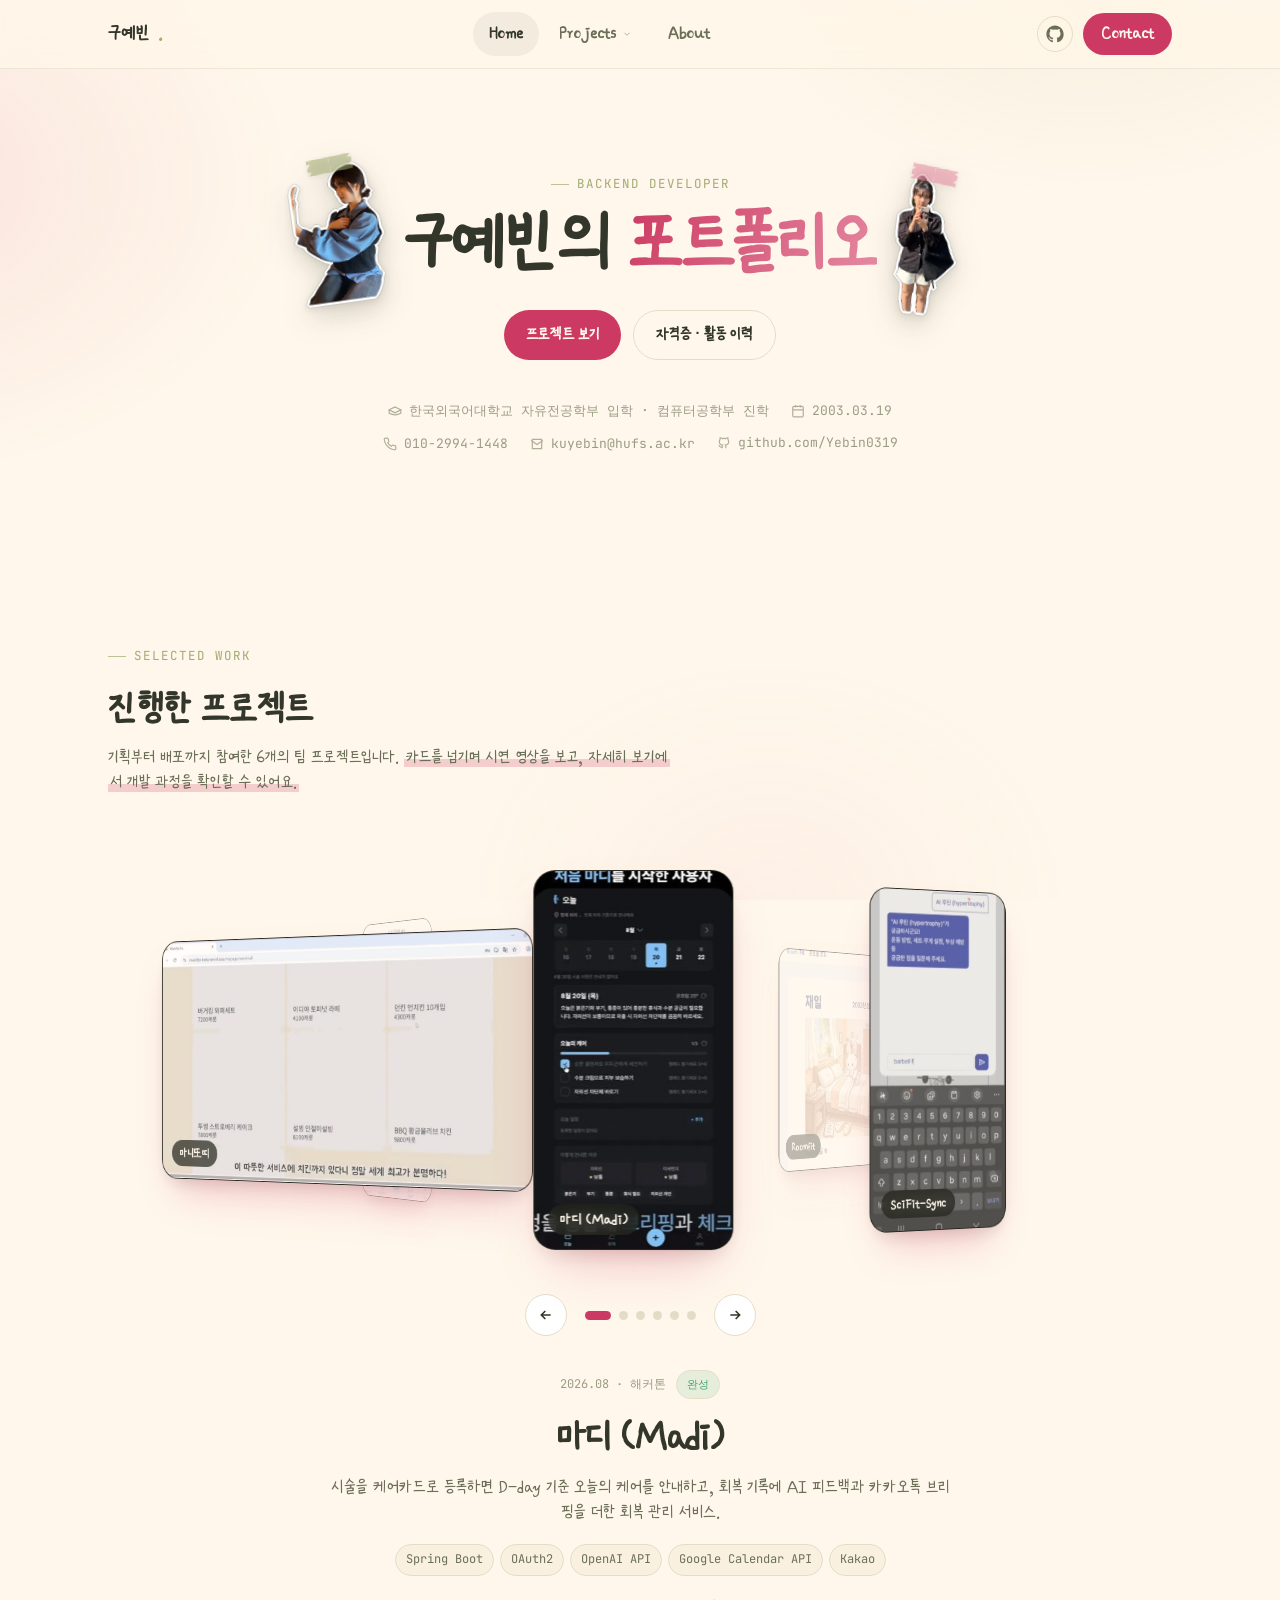
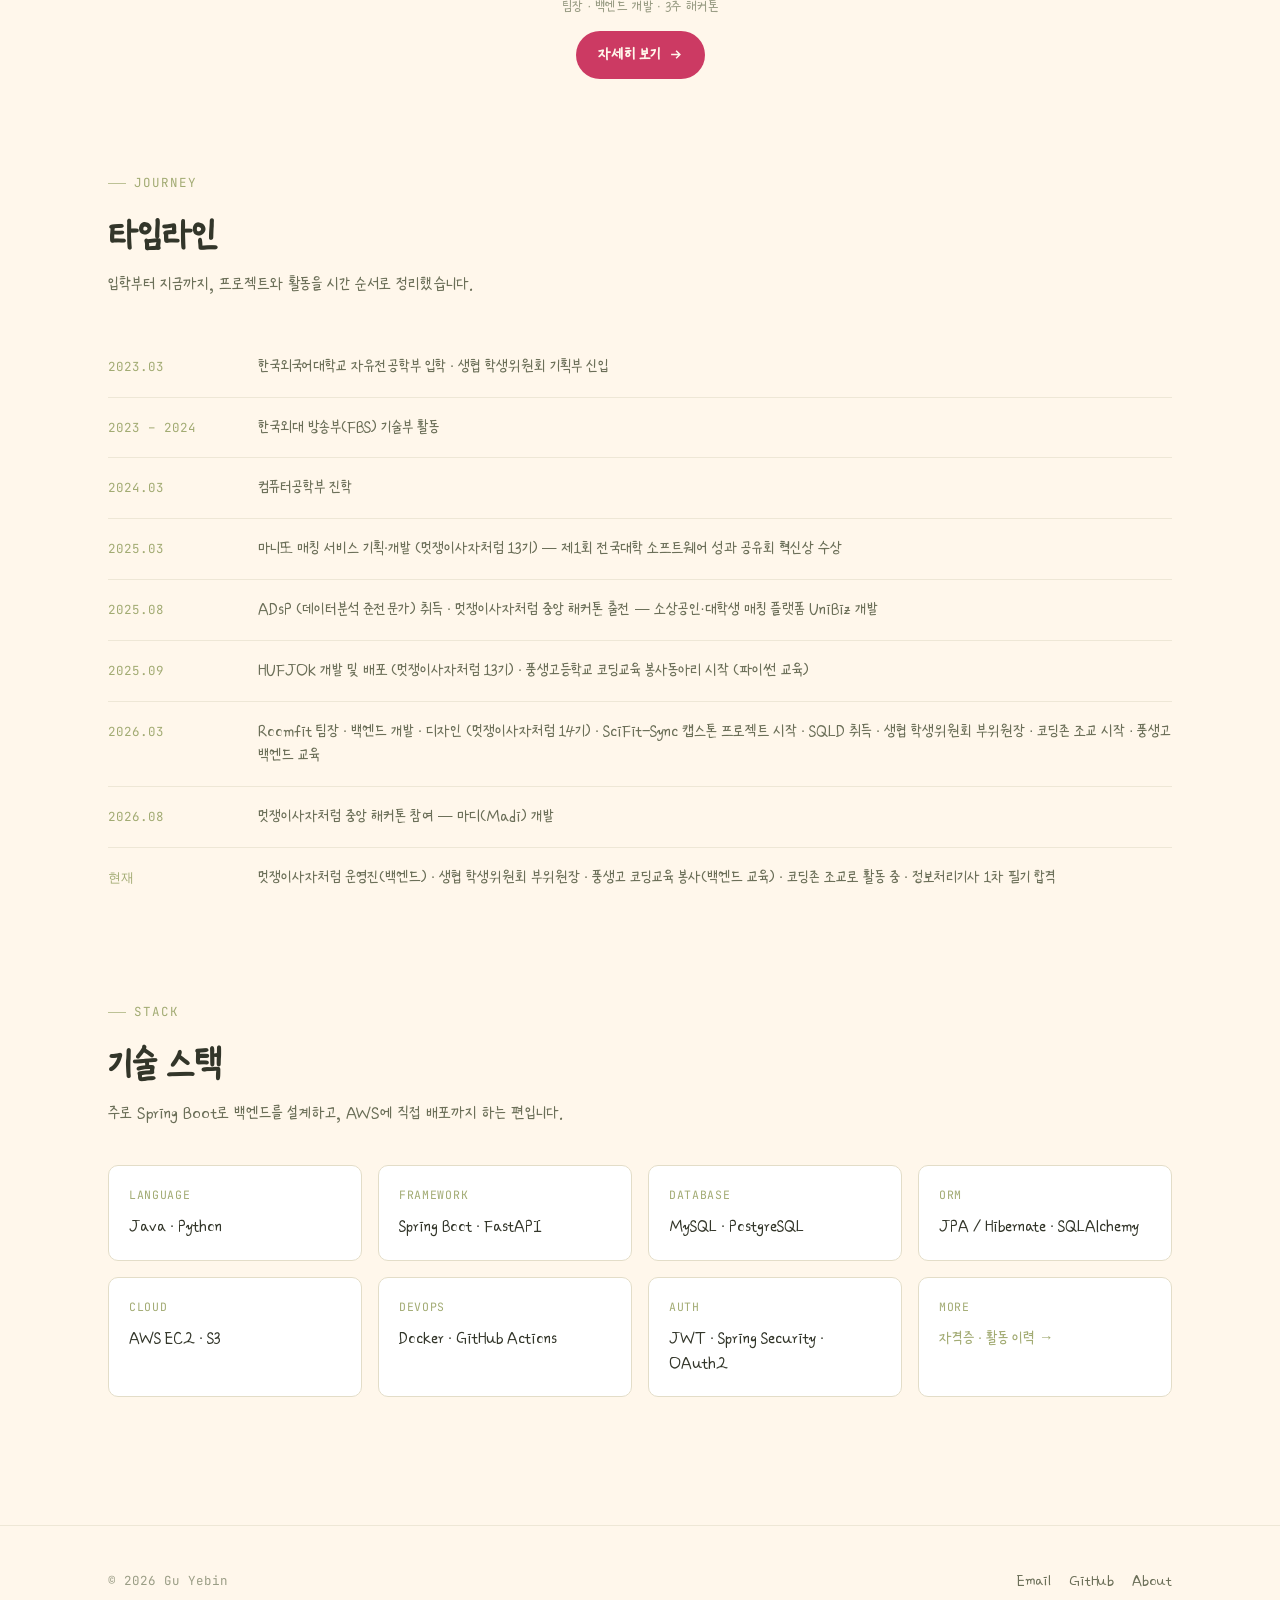
<file: index.html>
<!DOCTYPE html>
<html lang="ko">
<head>
<meta charset="UTF-8">
<meta name="viewport" content="width=device-width, initial-scale=1.0">
<title>구예빈의 포트폴리오</title>
<meta name="description" content="한국외국어대학교 컴퓨터공학부 구예빈의 백엔드 개발 포트폴리오입니다.">
<link rel="stylesheet" href="style.css?v=20261026y">
</head>
<body>

<nav class="navbar">
  <div class="nav-inner">
    <a href="index.html" class="nav-logo">구예빈<span class="dot">.</span></a>
    <div class="nav-menu">
      <div class="nav-item"><a href="index.html" class="nav-link active" data-page="index.html">Home</a></div>
      <div class="nav-item has-dropdown">
        <a href="#projects" class="nav-link">
          Projects
          <svg class="caret" viewBox="0 0 24 24" fill="none" stroke="currentColor" stroke-width="2"><polyline points="6 9 12 15 18 9"/></svg>
        </a>
        <div class="dropdown">
          <a href="projects/madi.html" class="dropdown-link">
            <div class="dropdown-badge">Ma</div>
            <div class="dropdown-text"><div class="t">마디 (Madi)</div><div class="d">시술 후 회복 관리 서비스</div></div>
          </a>
                    <a href="projects/scifit-sync.html" class="dropdown-link">
            <div class="dropdown-badge">Sf</div>
            <div class="dropdown-text"><div class="t">SciFit-Sync</div><div class="d">RAG 기반 맞춤 운동 루틴 앱</div></div>
          </a>
          <a href="projects/roomfit.html" class="dropdown-link">
            <div class="dropdown-badge">Rf</div>
            <div class="dropdown-text"><div class="t">Roomfit</div><div class="d">룸메이트 매칭 서비스</div></div>
          </a>
          <a href="projects/hufjok.html" class="dropdown-link">
            <div class="dropdown-badge">Hj</div>
            <div class="dropdown-text"><div class="t">HUFJOK</div><div class="d">외대생 전용 시험자료 공유 플랫폼</div></div>
          </a>
          <a href="projects/unibiz.html" class="dropdown-link">
            <div class="dropdown-badge">Ub</div>
            <div class="dropdown-text"><div class="t">UniBiz</div><div class="d">소상공인·대학생 매칭 플랫폼</div></div>
          </a>
          <a href="projects/manitotti.html" class="dropdown-link">
            <div class="dropdown-badge">Mn</div>
            <div class="dropdown-text"><div class="t">마니또띠</div><div class="d">마니또 매칭 서비스</div></div>
          </a>
        </div>
      </div>
      <div class="nav-item"><a href="about.html" class="nav-link" data-page="about.html">About</a></div>
    </div>
    <div class="nav-cta">
      <a href="https://github.com/Yebin0319" target="_blank" rel="noopener" class="icon-btn gh-desktop" aria-label="GitHub">
        <svg width="18" height="18" viewBox="0 0 24 24" fill="currentColor"><path d="M12 .5C5.73.5.5 5.73.5 12c0 5.08 3.29 9.39 7.86 10.91.57.1.78-.25.78-.55 0-.27-.01-1.17-.02-2.12-3.2.7-3.88-1.36-3.88-1.36-.52-1.34-1.28-1.7-1.28-1.7-1.05-.72.08-.7.08-.7 1.16.08 1.77 1.19 1.77 1.19 1.03 1.77 2.7 1.26 3.36.96.1-.75.4-1.26.73-1.55-2.56-.29-5.26-1.28-5.26-5.7 0-1.26.45-2.29 1.19-3.09-.12-.29-.52-1.46.11-3.05 0 0 .97-.31 3.18 1.18a11.05 11.05 0 0 1 5.79 0c2.2-1.49 3.17-1.18 3.17-1.18.64 1.59.24 2.76.12 3.05.74.8 1.18 1.83 1.18 3.09 0 4.43-2.7 5.4-5.28 5.69.42.36.78 1.07.78 2.17 0 1.57-.01 2.83-.01 3.22 0 .3.2.66.79.55A10.53 10.53 0 0 0 23.5 12C23.5 5.73 18.27.5 12 .5Z"/></svg>
      </a>
      <a href="https://mail.google.com/mail/?view=cm&fs=1&to=kuyebin@hufs.ac.kr" target="_blank" rel="noopener" class="btn btn-primary" style="padding:9px 18px;">Contact</a>
      <button class="nav-toggle" aria-label="메뉴 열기">
        <svg viewBox="0 0 24 24" fill="none" stroke="currentColor" stroke-width="2"><line x1="4" y1="7" x2="20" y2="7"/><line x1="4" y1="12" x2="20" y2="12"/><line x1="4" y1="17" x2="20" y2="17"/></svg>
      </button>
    </div>
  </div>
  <div class="mobile-menu">
    <a href="index.html">Home</a>
    <a href="#projects">Projects</a>
    <div class="mm-sub">
      <a href="projects/madi.html">→ 마디 (Madi)</a>
            <a href="projects/scifit-sync.html">→ SciFit-Sync</a>
      <a href="projects/roomfit.html">→ Roomfit</a>
      <a href="projects/hufjok.html">→ HUFJOK</a>
      <a href="projects/unibiz.html">→ UniBiz</a>
      <a href="projects/manitotti.html">→ 마니또띠</a>
    </div>
    <a href="about.html">About</a>
  </div>
</nav>

<header class="hero">
  <div class="container hero-inner hero-solo">
    <div class="hero-text">
      <div class="eyebrow">Backend Developer</div>
      <h1 class="hero-title"><span class="ht"><figure class="sticker sticker-left" aria-hidden="true"><span class="tape"></span><img src="assets/img/stickers/me-phone.webp" alt="" width="518" height="796"></figure>구예빈의</span> <span class="ht"><span class="grad-text">포트폴리오</span><figure class="sticker sticker-right" aria-hidden="true"><span class="tape tape-pink"></span><img src="assets/img/stickers/me-walk.webp" alt="" width="366" height="794"></figure></span></h1>
      <div class="hero-actions">
        <a href="#projects" class="btn btn-primary">프로젝트 보기</a>
        <a href="about.html" class="btn btn-ghost">자격증 · 활동 이력</a>
      </div>
      <div class="hero-meta">
        <span><svg viewBox="0 0 24 24" fill="none" stroke="currentColor" stroke-width="2"><path d="M22 10v6M2 10l10-5 10 5-10 5-10-5Zm0 0v6c3.33 1.67 6.67 2.5 10 2.5s6.67-.83 10-2.5v-6"/></svg>한국외국어대학교 자유전공학부 입학 · 컴퓨터공학부 진학</span>
        <span><svg viewBox="0 0 24 24" fill="none" stroke="currentColor" stroke-width="2"><rect x="3" y="4" width="18" height="18" rx="2"/><path d="M16 2v4M8 2v4M3 10h18"/></svg>2003.03.19</span>
        <span><svg viewBox="0 0 24 24" fill="none" stroke="currentColor" stroke-width="2"><path d="M22 16.92v3a2 2 0 0 1-2.18 2 19.79 19.79 0 0 1-8.63-3.07 19.5 19.5 0 0 1-6-6 19.79 19.79 0 0 1-3.07-8.67A2 2 0 0 1 4.11 2h3a2 2 0 0 1 2 1.72c.13.96.36 1.9.7 2.81a2 2 0 0 1-.45 2.11L8.09 9.91a16 16 0 0 0 6 6l1.27-1.27a2 2 0 0 1 2.11-.45c.9.34 1.85.57 2.81.7A2 2 0 0 1 22 16.92Z"/></svg>010-2994-1448</span>
        <span><svg viewBox="0 0 24 24" fill="none" stroke="currentColor" stroke-width="2"><path d="M4 4h16v16H4z"/><path d="m22 6-10 7L2 6"/></svg>kuyebin@hufs.ac.kr</span>
        <a href="https://github.com/Yebin0319" target="_blank" rel="noopener"><span><svg viewBox="0 0 24 24" fill="none" stroke="currentColor" stroke-width="2"><path d="M9 19c-4.3 1.4-4.3-2.5-6-3m12 5v-3.5c0-1 .1-1.4-.5-2 2.8-.3 5.5-1.4 5.5-6a4.6 4.6 0 0 0-1.3-3.2 4.2 4.2 0 0 0-.1-3.2s-1.1-.3-3.5 1.3a12.3 12.3 0 0 0-6.2 0C6.5 2.8 5.4 3.1 5.4 3.1a4.2 4.2 0 0 0-.1 3.2A4.6 4.6 0 0 0 4 9.5c0 4.6 2.7 5.7 5.5 6-.6.6-.6 1.2-.5 2V21"/></svg>github.com/Yebin0319</span></a>
      </div>
    </div>
  </div>
</header>

<section class="section" id="projects">
  <div class="container">
    <div class="section-head reveal">
      <div>
        <div class="eyebrow">Selected Work</div>
        <h2>진행한 프로젝트</h2>
        <p class="sub">기획부터 배포까지 참여한 6개의 팀 프로젝트입니다. <span class="wavy-hl">카드를 넘기며 시연 영상을 보고, 자세히 보기에서 개발 과정을 확인할 수 있어요.</span></p>
      </div>
    </div>
  </div>

  <div class="ring reveal" data-ring>
    <div class="ring-stage" tabindex="0" role="group" aria-roledescription="carousel" aria-label="프로젝트 시연 영상 · 좌우 방향키로 넘기기">
      <figure class="ring-card" style="--ar:0.5252;--vw:384.384%;--vh:113.565%;--vx:-142.042%;--vy:-7.256%">
        <video src="assets/videos/madi.mp4" poster="assets/img/posters/madi.jpg" muted loop playsinline preload="metadata" aria-label="마디 시연 영상"></video>
        <figcaption>마디 (Madi)</figcaption>
      </figure>
      <figure class="ring-card" style="--ar:0.4751;--vw:383.234%;--vh:102.418%;--vx:-141.617%;--vy:0.000%">
        <video src="assets/videos/scifit-sync.mp4" poster="assets/img/posters/scifit-sync.jpg" muted loop playsinline preload="metadata" aria-label="SciFit-Sync 시연 영상"></video>
        <figcaption>SciFit-Sync</figcaption>
      </figure>
      <figure class="ring-card" style="--ar:1.7781;--vw:100.000%;--vh:120.093%;--vx:0.000%;--vy:-10.008%">
        <video src="assets/videos/roomfit.mp4" poster="assets/img/posters/roomfit.jpg" muted loop playsinline preload="metadata" aria-label="Roomfit 시연 영상"></video>
        <figcaption>Roomfit</figcaption>
      </figure>
      <figure class="ring-card" style="--ar:1.7780;--vw:118.409%;--vh:100.000%;--vx:-9.251%;--vy:0.000%">
        <video src="assets/videos/hufjok.mp4" poster="assets/img/posters/hufjok.jpg" muted loop playsinline preload="metadata" aria-label="HUFJOK 시연 영상"></video>
        <figcaption>HUFJOK</figcaption>
      </figure>
      <figure class="ring-card" style="--ar:0.4583;--vw:484.848%;--vh:125.000%;--vx:-192.424%;--vy:-12.500%">
        <video src="assets/videos/unibiz.mp4" poster="assets/img/posters/unibiz.jpg" muted loop playsinline preload="metadata" aria-label="UniBiz 시연 영상"></video>
        <figcaption>UniBiz</figcaption>
      </figure>
      <figure class="ring-card" style="--ar:1.7779;--vw:105.873%;--vh:105.882%;--vx:-2.895%;--vy:-2.941%">
        <video src="assets/videos/manitotti.mp4" poster="assets/img/posters/manitotti.jpg" muted loop playsinline preload="metadata" aria-label="마니또띠 시연 영상"></video>
        <figcaption>마니또띠</figcaption>
      </figure>
    </div>

    <div class="ring-controls">
      <button type="button" class="ring-btn" data-ring-prev aria-label="이전 프로젝트">
        <svg viewBox="0 0 24 24" fill="none" stroke="currentColor" stroke-width="2.4"><path d="M19 12H5M11 6l-6 6 6 6"/></svg>
      </button>
      <div class="ring-dots" role="tablist" aria-label="프로젝트 선택"></div>
      <button type="button" class="ring-btn" data-ring-next aria-label="다음 프로젝트">
        <svg viewBox="0 0 24 24" fill="none" stroke="currentColor" stroke-width="2.4"><path d="M5 12h14M13 6l6 6-6 6"/></svg>
      </button>
    </div>

    <div class="ring-info container" aria-live="polite">
      <article class="ring-panel">
        <div class="rp-meta"><span class="pc-period">2026.08 · 해커톤</span><span class="status-badge">완성</span></div>
        <h3 class="rp-title">마디 (Madi)</h3>
        <p class="rp-desc">시술을 케어카드로 등록하면 D-day 기준 오늘의 케어를 안내하고, 회복 기록에 AI 피드백과 카카오톡 브리핑을 더한 회복 관리 서비스.</p>
        <div class="pc-tags"><span class="tag">Spring Boot</span><span class="tag">OAuth2</span><span class="tag">OpenAI API</span><span class="tag">Google Calendar API</span><span class="tag">Kakao</span></div>
        <div class="rp-foot">
          <span class="pc-role">팀장 · 백엔드 개발 · 3주 해커톤</span>
          <a href="projects/madi.html" class="btn btn-primary">자세히 보기 <svg viewBox="0 0 24 24" fill="none" stroke="currentColor" stroke-width="2.4"><path d="M5 12h14M13 6l6 6-6 6"/></svg></a>
        </div>
      </article>

      <article class="ring-panel">
        <div class="rp-meta"><span class="pc-period">2026.03 – 06 · 캡스톤</span><span class="status-badge">완성</span></div>
        <h3 class="rp-title">SciFit-Sync</h3>
        <p class="rp-desc">스포츠 과학 논문을 RAG 파이프라인으로 분석해, 신체 정보·운동 목표·보유 기구에 맞는 근거 기반 운동 루틴을 자동 생성하는 앱.</p>
        <div class="pc-tags"><span class="tag">FastAPI</span><span class="tag">PostgreSQL</span><span class="tag">React Native</span><span class="tag">JWT</span></div>
        <div class="rp-foot">
          <span class="pc-role">백엔드 개발 · 앱 화면 구현</span>
          <a href="projects/scifit-sync.html" class="btn btn-primary">자세히 보기 <svg viewBox="0 0 24 24" fill="none" stroke="currentColor" stroke-width="2.4"><path d="M5 12h14M13 6l6 6-6 6"/></svg></a>
        </div>
      </article>

      <article class="ring-panel">
        <div class="rp-meta"><span class="pc-period">2026.03 – 07</span><span class="status-badge">완성</span></div>
        <h3 class="rp-title">Roomfit</h3>
        <p class="rp-desc">12가지 라이프스타일 항목을 온보딩으로 수집해 15가지 유형으로 분류하고, Gemini API로 우선순위를 반영한 룸메이트를 추천하는 매칭 서비스.</p>
        <div class="pc-tags"><span class="tag">Spring Boot</span><span class="tag">Gemini API</span><span class="tag">AWS EC2</span><span class="tag">JWT</span></div>
        <div class="rp-foot">
          <span class="pc-role">팀장 · 백엔드 개발 · 디자인</span>
          <a href="projects/roomfit.html" class="btn btn-primary">자세히 보기 <svg viewBox="0 0 24 24" fill="none" stroke="currentColor" stroke-width="2.4"><path d="M5 12h14M13 6l6 6-6 6"/></svg></a>
        </div>
      </article>

      <article class="ring-panel">
        <div class="rp-meta"><span class="pc-period">2025.09 – 12</span><span class="status-badge">완성</span></div>
        <h3 class="rp-title">HUFJOK</h3>
        <p class="rp-desc">@hufs.ac.kr 이메일 인증으로 외대생만 접근할 수 있는 시험자료 공유 플랫폼. 자료를 올리면 포인트를 받고, 포인트로 다른 자료를 구매하는 구조.</p>
        <div class="pc-tags"><span class="tag">Spring Boot</span><span class="tag">Google OAuth2</span><span class="tag">AWS EC2</span></div>
        <div class="rp-foot">
          <span class="pc-role">백엔드 개발</span>
          <a href="projects/hufjok.html" class="btn btn-primary">자세히 보기 <svg viewBox="0 0 24 24" fill="none" stroke="currentColor" stroke-width="2.4"><path d="M5 12h14M13 6l6 6-6 6"/></svg></a>
        </div>
      </article>

      <article class="ring-panel">
        <div class="rp-meta"><span class="pc-period">2025.08 · 해커톤</span><span class="status-badge">완성</span></div>
        <h3 class="rp-title">UniBiz</h3>
        <p class="rp-desc">SNS 홍보가 어려운 동네 소상공인과 실무 경험이 필요한 대학생을 연결하는 마케팅 매칭 플랫폼. 학생은 포트폴리오를 올리고, 가게는 프로젝트 의뢰서로 홍보 일을 맡깁니다.</p>
        <div class="pc-tags"><span class="tag">Spring Boot</span><span class="tag">Spring Security</span><span class="tag">OAuth2</span><span class="tag">JWT</span><span class="tag">MySQL</span></div>
        <div class="rp-foot">
          <span class="pc-role">백엔드 개발 · 멋쟁이사자처럼 중앙 해커톤</span>
          <a href="projects/unibiz.html" class="btn btn-primary">자세히 보기 <svg viewBox="0 0 24 24" fill="none" stroke="currentColor" stroke-width="2.4"><path d="M5 12h14M13 6l6 6-6 6"/></svg></a>
        </div>
      </article>

      <article class="ring-panel">
        <div class="rp-meta"><span class="pc-period">2025.03 – 06</span><span class="status-badge">완성</span></div>
        <h3 class="rp-title">마니또띠</h3>
        <p class="rp-desc">그룹을 만들고 무작위 알고리즘으로 마니또를 배정한 뒤, 익명 게시글과 방명록으로 마무리하는 마니또 매칭 서비스.</p>
        <div class="pc-tags"><span class="tag">Spring Boot</span><span class="tag">JWT</span><span class="tag">MySQL</span></div>
        <div class="rp-foot">
          <span class="pc-role">백엔드 개발</span>
          <a href="projects/manitotti.html" class="btn btn-primary">자세히 보기 <svg viewBox="0 0 24 24" fill="none" stroke="currentColor" stroke-width="2.4"><path d="M5 12h14M13 6l6 6-6 6"/></svg></a>
        </div>
      </article>
    </div>
  </div>
</section>

<section class="section" style="padding-top:0;">
  <div class="container">
    <div class="section-head reveal">
      <div>
        <div class="eyebrow">Journey</div>
        <h2>타임라인</h2>
        <p class="sub">입학부터 지금까지, 프로젝트와 활동을 시간 순서로 정리했습니다.</p>
      </div>
    </div>
    <div class="timeline-mini reveal">
      <div class="tl-row"><div class="period">2023.03</div><div class="content">한국외국어대학교 자유전공학부 입학 · 생협 학생위원회 기획부 신입</div></div>
      <div class="tl-row"><div class="period">2023 – 2024</div><div class="content">한국외대 방송부(FBS) 기술부 활동</div></div>
      <div class="tl-row"><div class="period">2024.03</div><div class="content">컴퓨터공학부 진학</div></div>
      <div class="tl-row"><div class="period">2025.03</div><div class="content">마니또 매칭 서비스 기획·개발 (멋쟁이사자처럼 13기) — 제1회 전국대학 소프트웨어 성과 공유회 혁신상 수상</div></div>
      <div class="tl-row"><div class="period">2025.08</div><div class="content">ADsP (데이터분석 준전문가) 취득 · 멋쟁이사자처럼 중앙 해커톤 출전 — 소상공인·대학생 매칭 플랫폼 UniBiz 개발</div></div>
      <div class="tl-row"><div class="period">2025.09</div><div class="content">HUFJOK 개발 및 배포 (멋쟁이사자처럼 13기) · 풍생고등학교 코딩교육 봉사동아리 시작 (파이썬 교육)</div></div>
      <div class="tl-row"><div class="period">2026.03</div><div class="content">Roomfit 팀장 · 백엔드 개발 · 디자인 (멋쟁이사자처럼 14기) · SciFit-Sync 캡스톤 프로젝트 시작 · SQLD 취득 · 생협 학생위원회 부위원장 · 코딩존 조교 시작 · 풍생고 백엔드 교육</div></div>
      <div class="tl-row"><div class="period">2026.08</div><div class="content">멋쟁이사자처럼 중앙 해커톤 참여 — 마디(Madi) 개발</div></div>
      <div class="tl-row"><div class="period">현재</div><div class="content">멋쟁이사자처럼 운영진(백엔드) · 생협 학생위원회 부위원장 · 풍생고 코딩교육 봉사(백엔드 교육) · 코딩존 조교로 활동 중 · 정보처리기사 1차 필기 합격</div></div>
    </div>
  </div>
</section>

<section class="section" style="padding-top:0;">
  <div class="container">
    <div class="section-head reveal">
      <div>
        <div class="eyebrow">Stack</div>
        <h2>기술 스택</h2>
        <p class="sub">주로 Spring Boot로 백엔드를 설계하고, AWS에 직접 배포까지 하는 편입니다.</p>
      </div>
    </div>
    <div class="skills-grid">
      <div class="skill-card reveal"><span class="k">Language</span><div class="v">Java · Python</div></div>
      <div class="skill-card reveal"><span class="k">Framework</span><div class="v">Spring Boot · FastAPI</div></div>
      <div class="skill-card reveal"><span class="k">Database</span><div class="v">MySQL · PostgreSQL</div></div>
      <div class="skill-card reveal"><span class="k">ORM</span><div class="v">JPA / Hibernate · SQLAlchemy</div></div>
      <div class="skill-card reveal"><span class="k">Cloud</span><div class="v">AWS EC2 · S3</div></div>
      <div class="skill-card reveal"><span class="k">DevOps</span><div class="v">Docker · GitHub Actions</div></div>
      <div class="skill-card reveal"><span class="k">Auth</span><div class="v">JWT · Spring Security · OAuth2</div></div>
      <div class="skill-card reveal"><span class="k">More</span><div class="v"><a href="about.html" style="color:var(--accent);">자격증 · 활동 이력 →</a></div></div>
    </div>
  </div>
</section>

<footer class="site-footer">
  <div class="container">
    <div class="footer-row">
      <span class="copyright">© 2026 Gu Yebin</span>
      <div class="footer-links">
        <a href="https://mail.google.com/mail/?view=cm&fs=1&to=kuyebin@hufs.ac.kr" target="_blank" rel="noopener">Email</a>
        <a href="https://github.com/Yebin0319" target="_blank" rel="noopener">GitHub</a>
        <a href="about.html">About</a>
      </div>
    </div>
  </div>
</footer>

<script src="main.js?v=20261026y"></script>
</body>
</html>
</file>
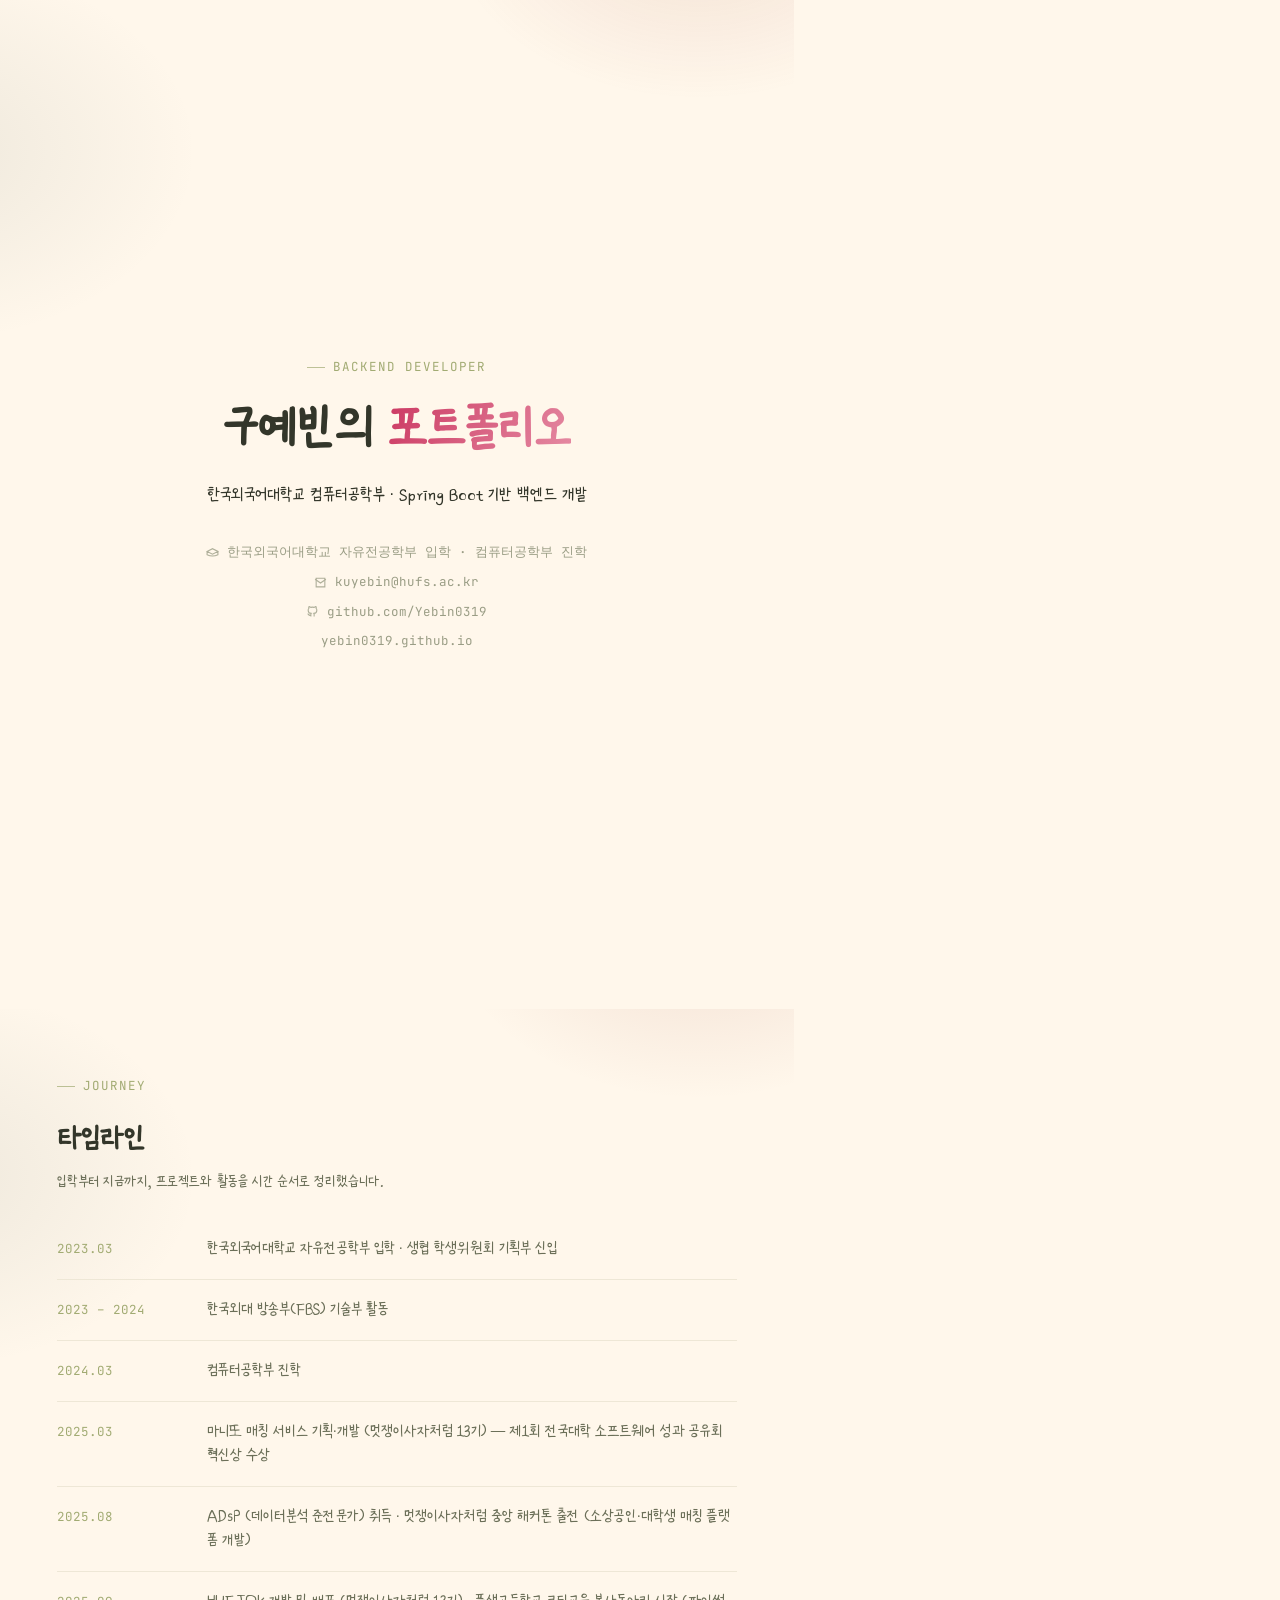
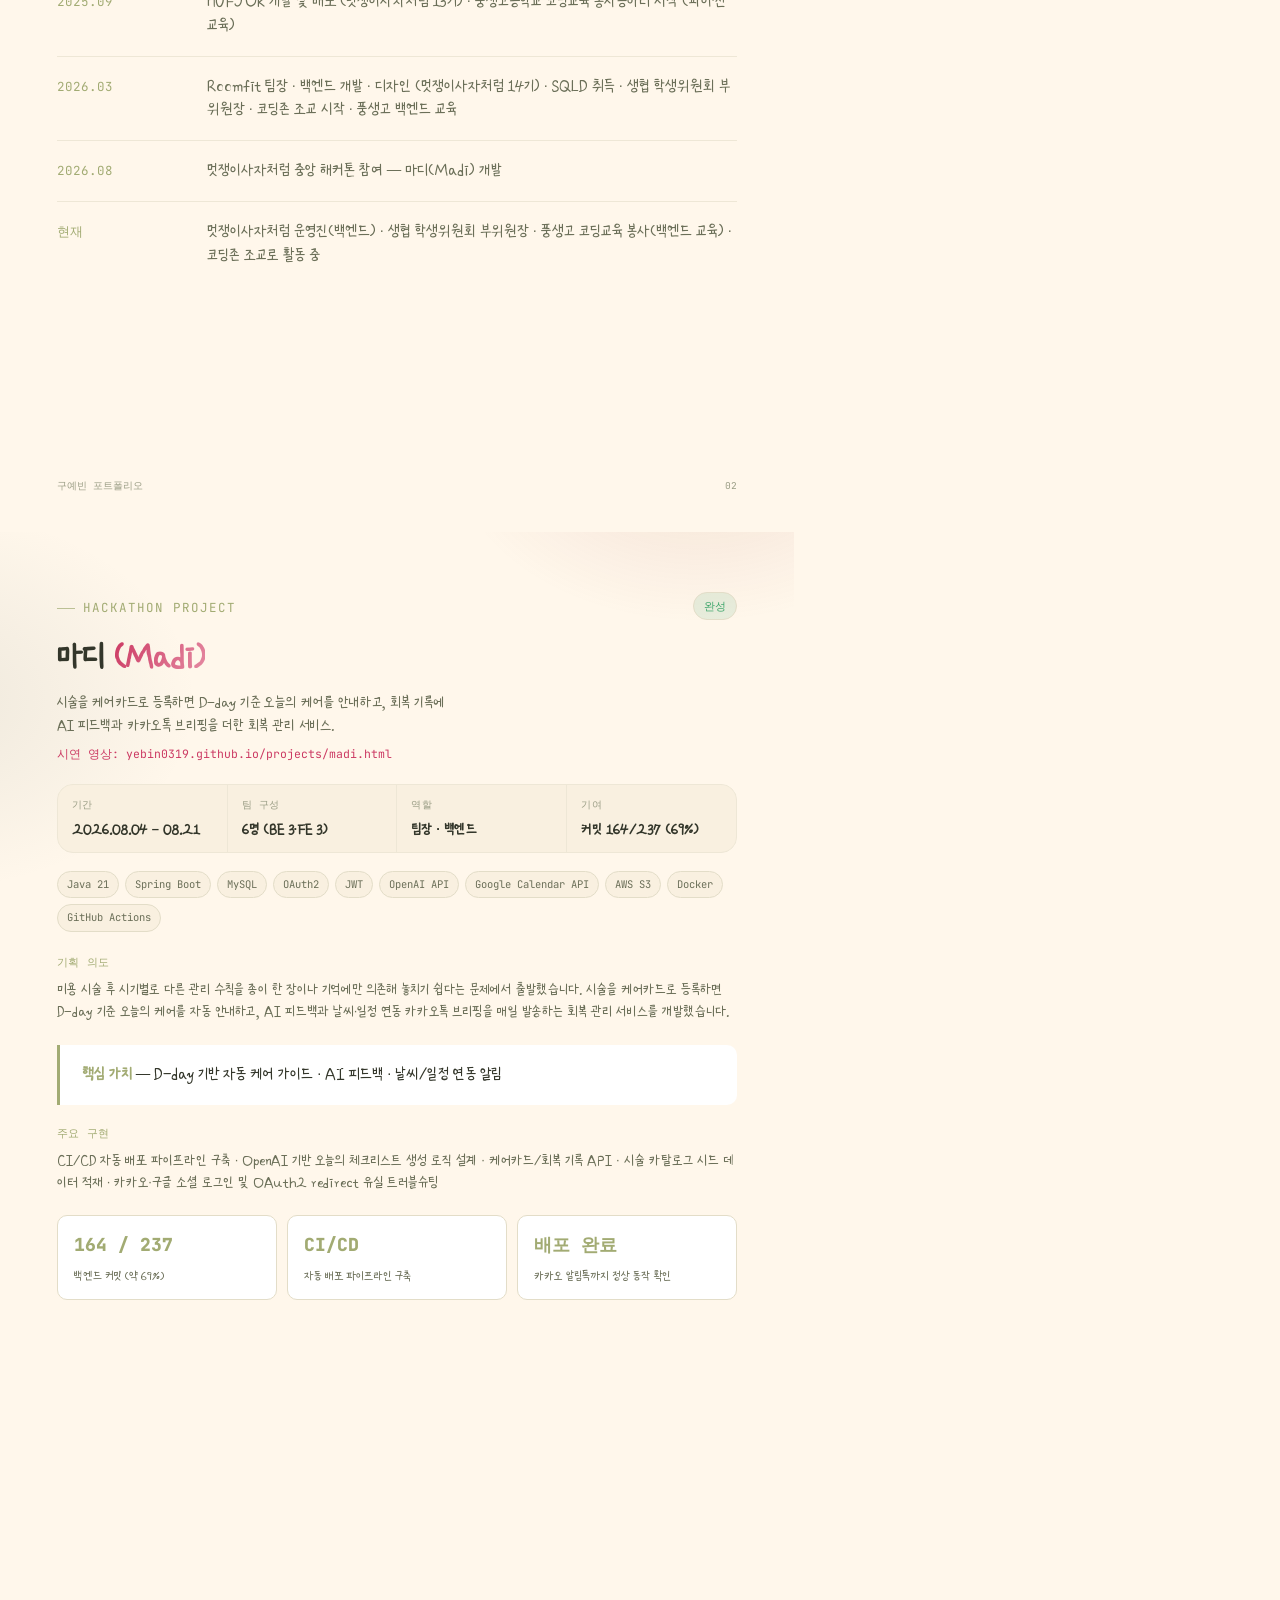
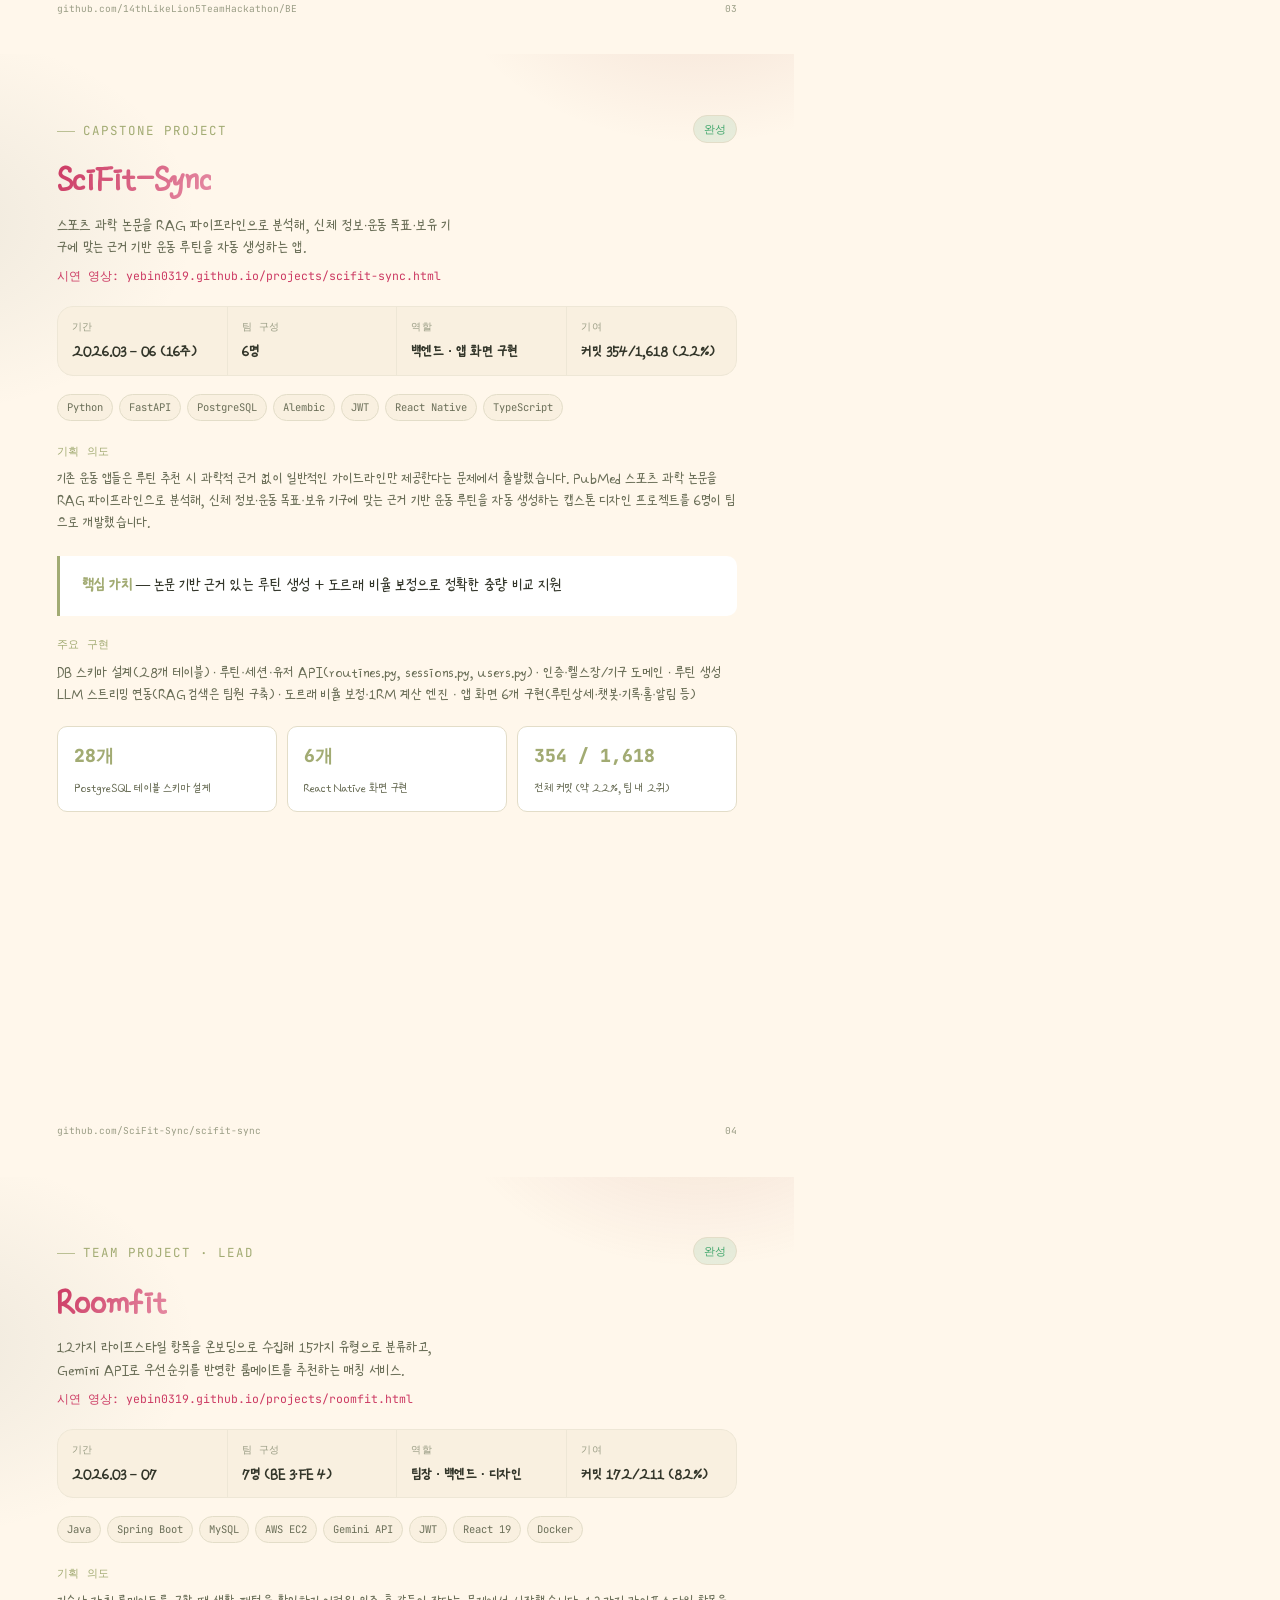
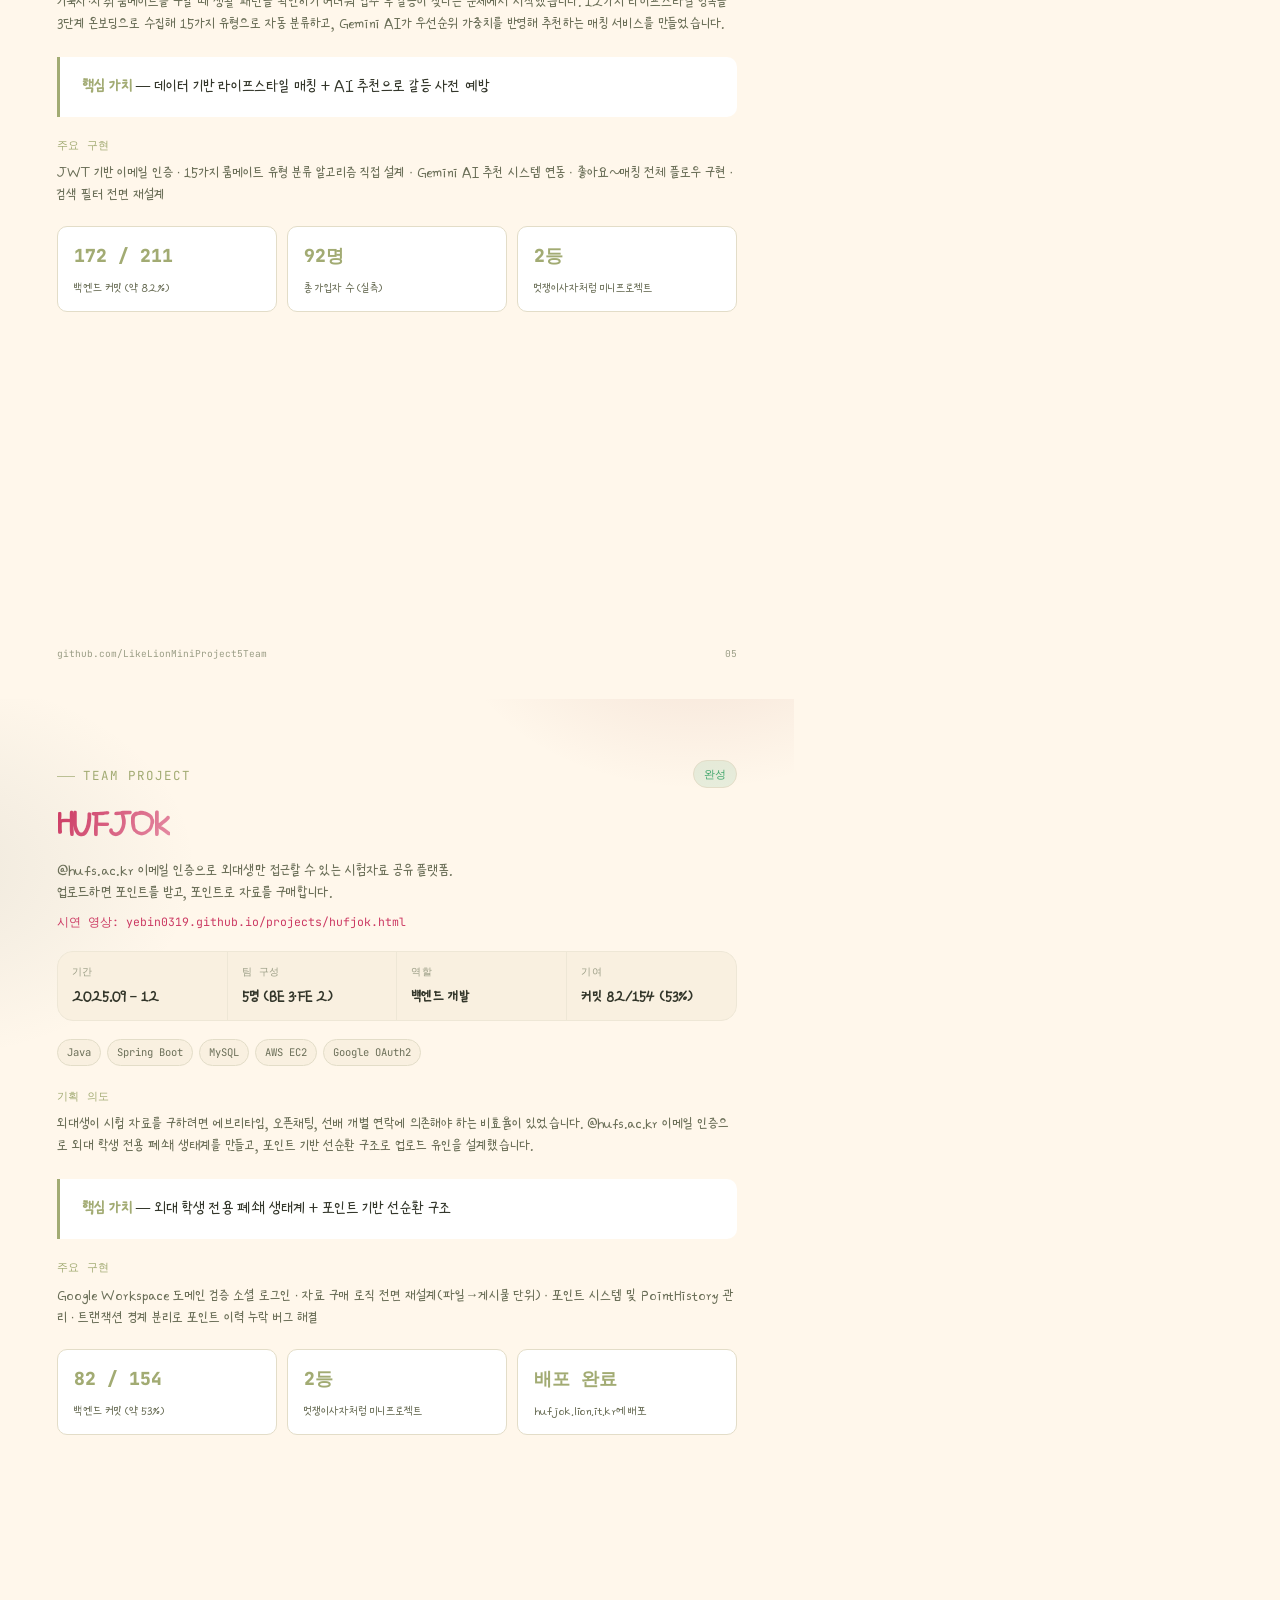
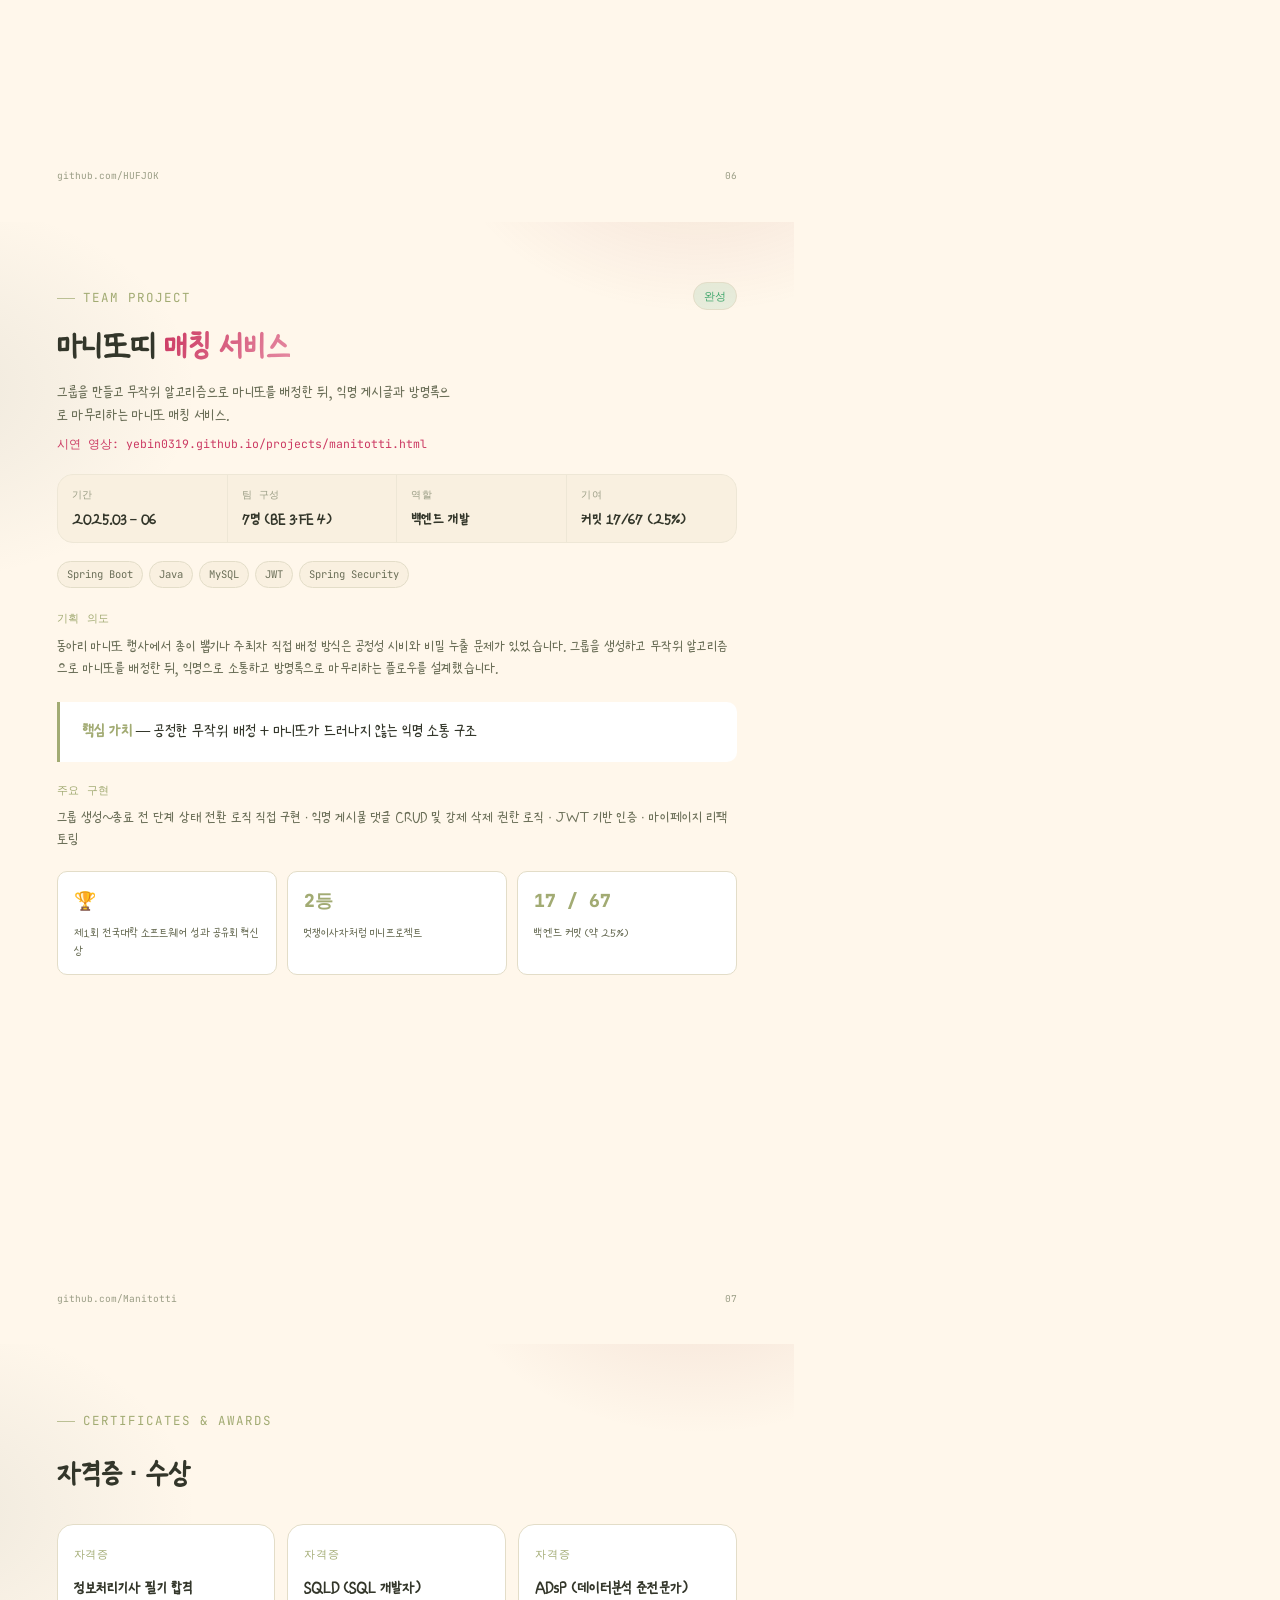
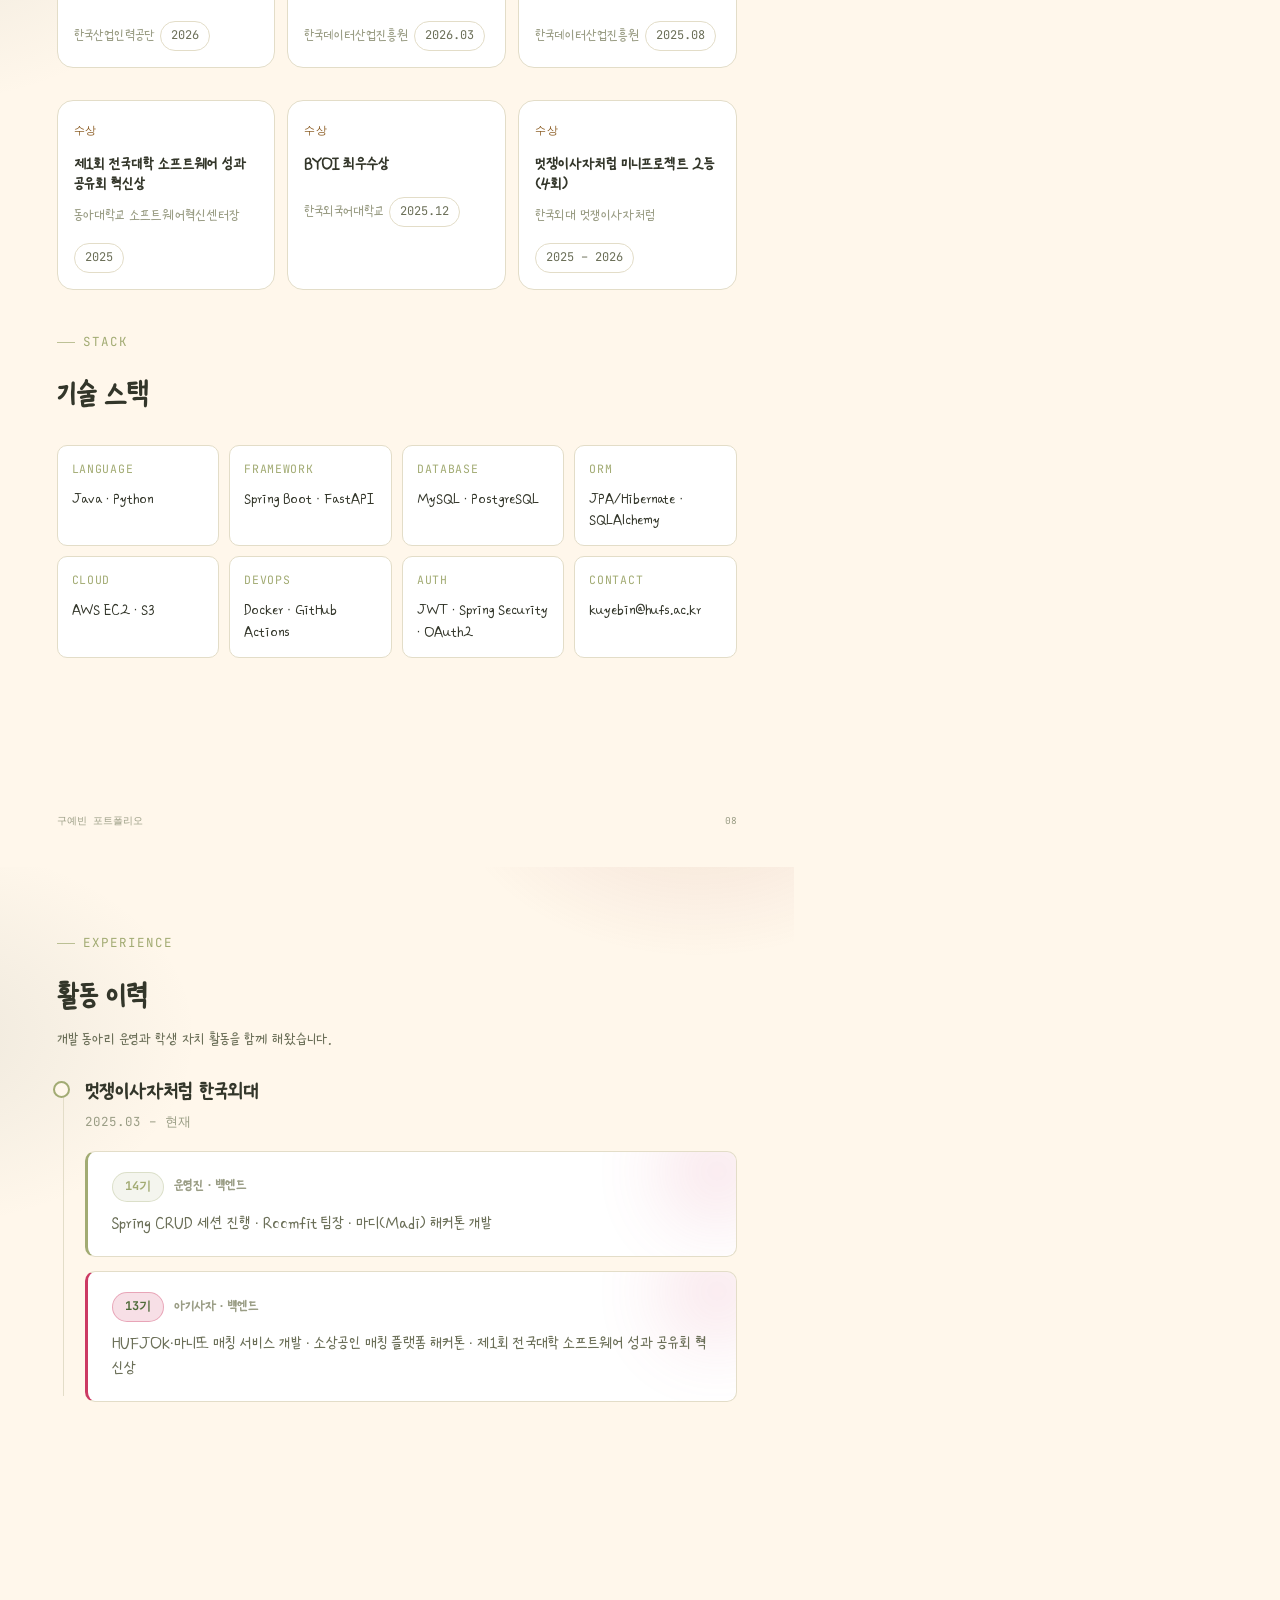
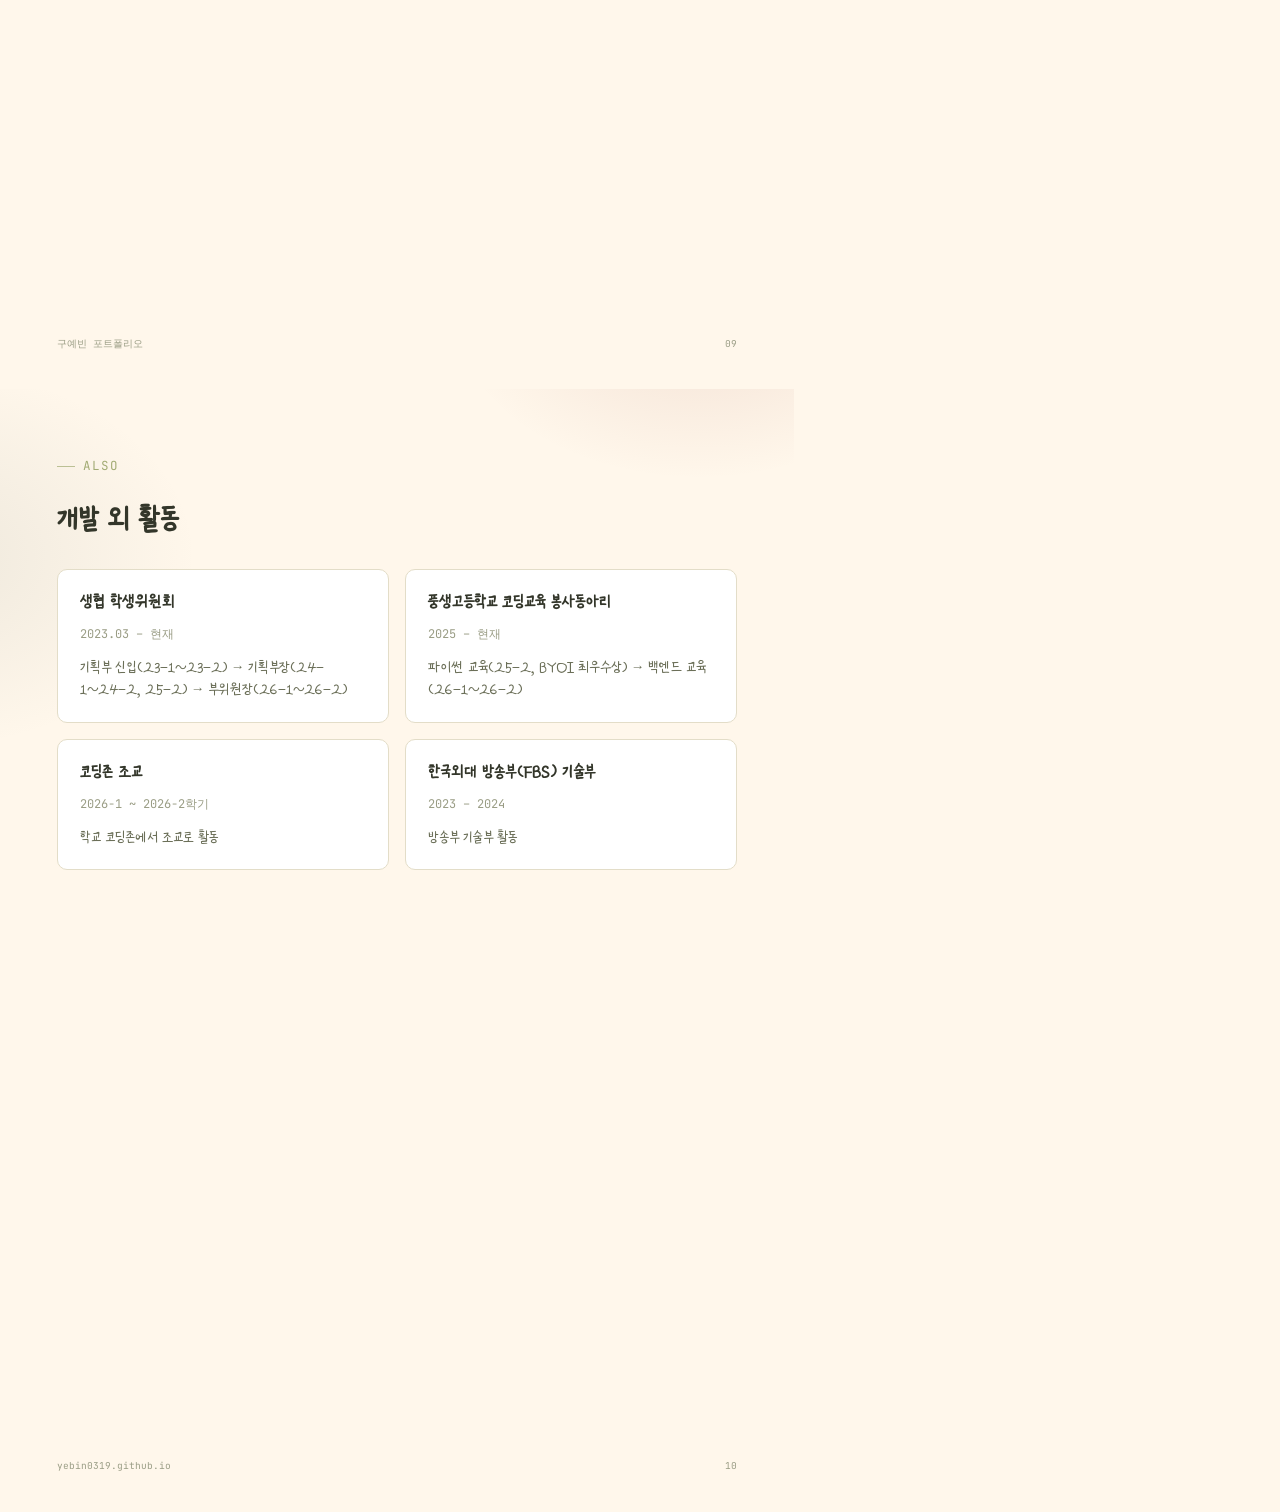
<file: print/index.html>
<!DOCTYPE html>
<html lang="ko">
<head>
<meta charset="UTF-8">
<title>구예빈 포트폴리오</title>
<link rel="stylesheet" href="style.css">
</head>
<body>

<!-- PAGE 1: Cover -->
<section class="page cover">
  <div class="eyebrow">Backend Developer</div>
  <h1>구예빈의 <span class="grad-text">포트폴리오</span></h1>
  <p class="lede" style="margin:0 auto;">한국외국어대학교 컴퓨터공학부 · Spring Boot 기반 백엔드 개발</p>
  <div class="cover-meta">
    <span><svg viewBox="0 0 24 24" fill="none" stroke="currentColor" stroke-width="2"><path d="M22 10v6M2 10l10-5 10 5-10 5-10-5Zm0 0v6c3.33 1.67 6.67 2.5 10 2.5s6.67-.83 10-2.5v-6"/></svg>한국외국어대학교 자유전공학부 입학 · 컴퓨터공학부 진학</span>
    <span><svg viewBox="0 0 24 24" fill="none" stroke="currentColor" stroke-width="2"><path d="M4 4h16v16H4z"/><path d="m22 6-10 7L2 6"/></svg>kuyebin@hufs.ac.kr</span>
    <span><svg viewBox="0 0 24 24" fill="none" stroke="currentColor" stroke-width="2"><path d="M9 19c-4.3 1.4-4.3-2.5-6-3m12 5v-3.5c0-1 .1-1.4-.5-2 2.8-.3 5.5-1.4 5.5-6a4.6 4.6 0 0 0-1.3-3.2 4.2 4.2 0 0 0-.1-3.2s-1.1-.3-3.5 1.3a12.3 12.3 0 0 0-6.2 0C6.5 2.8 5.4 3.1 5.4 3.1a4.2 4.2 0 0 0-.1 3.2A4.6 4.6 0 0 0 4 9.5c0 4.6 2.7 5.7 5.5 6-.6.6-.6 1.2-.5 2V21"/></svg>github.com/Yebin0319</span>
    <span>yebin0319.github.io</span>
  </div>
</section>

<!-- PAGE 2: Timeline -->
<section class="page">
  <div class="pg-head">
    <div class="eyebrow">Journey</div>
    <h2>타임라인</h2>
    <p class="sub">입학부터 지금까지, 프로젝트와 활동을 시간 순서로 정리했습니다.</p>
  </div>
  <div class="timeline-mini">
    <div class="tl-row"><div class="period">2023.03</div><div class="content">한국외국어대학교 자유전공학부 입학 · 생협 학생위원회 기획부 신입</div></div>
    <div class="tl-row"><div class="period">2023 – 2024</div><div class="content">한국외대 방송부(FBS) 기술부 활동</div></div>
    <div class="tl-row"><div class="period">2024.03</div><div class="content">컴퓨터공학부 진학</div></div>
    <div class="tl-row"><div class="period">2025.03</div><div class="content">마니또 매칭 서비스 기획·개발 (멋쟁이사자처럼 13기) — 제1회 전국대학 소프트웨어 성과 공유회 혁신상 수상</div></div>
    <div class="tl-row"><div class="period">2025.08</div><div class="content">ADsP (데이터분석 준전문가) 취득 · 멋쟁이사자처럼 중앙 해커톤 출전 (소상공인·대학생 매칭 플랫폼 개발)</div></div>
    <div class="tl-row"><div class="period">2025.09</div><div class="content">HUFJOK 개발 및 배포 (멋쟁이사자처럼 13기) · 풍생고등학교 코딩교육 봉사동아리 시작 (파이썬 교육)</div></div>
    <div class="tl-row"><div class="period">2026.03</div><div class="content">Roomfit 팀장 · 백엔드 개발 · 디자인 (멋쟁이사자처럼 14기) · SQLD 취득 · 생협 학생위원회 부위원장 · 코딩존 조교 시작 · 풍생고 백엔드 교육</div></div>
    <div class="tl-row"><div class="period">2026.08</div><div class="content">멋쟁이사자처럼 중앙 해커톤 참여 — 마디(Madi) 개발</div></div>
    <div class="tl-row"><div class="period">현재</div><div class="content">멋쟁이사자처럼 운영진(백엔드) · 생협 학생위원회 부위원장 · 풍생고 코딩교육 봉사(백엔드 교육) · 코딩존 조교로 활동 중</div></div>
  </div>
  <div class="pg-footer"><span>구예빈 포트폴리오</span><span>02</span></div>
</section>

<!-- PAGE 3: Madi -->
<section class="page">
  <div class="pj-top">
    <div>
      <div class="eyebrow">Hackathon Project</div>
      <div class="pj-title">마디 <span class="grad-text">(Madi)</span></div>
      <p class="pj-tagline">시술을 케어카드로 등록하면 D-day 기준 오늘의 케어를 안내하고, 회복 기록에 AI 피드백과 카카오톡 브리핑을 더한 회복 관리 서비스.</p>
      <p class="pj-video-link">시연 영상: yebin0319.github.io/projects/madi.html</p>
    </div>
    <span class="status-badge">완성</span>
  </div>
  <div class="pj-meta">
    <div><span class="k">기간</span><div class="v">2026.08.04 – 08.21</div></div>
    <div><span class="k">팀 구성</span><div class="v">6명 (BE 3·FE 3)</div></div>
    <div><span class="k">역할</span><div class="v">팀장 · 백엔드</div></div>
    <div><span class="k">기여</span><div class="v">커밋 164/237 (69%)</div></div>
  </div>
  <div class="pj-tags-row">
    <span class="tag">Java 21</span><span class="tag">Spring Boot</span><span class="tag">MySQL</span><span class="tag">OAuth2</span>
    <span class="tag">JWT</span><span class="tag">OpenAI API</span><span class="tag">Google Calendar API</span><span class="tag">AWS S3</span><span class="tag">Docker</span><span class="tag">GitHub Actions</span>
  </div>
  <div class="pj-section">
    <span class="lbl">기획 의도</span>
    <p>미용 시술 후 시기별로 다른 관리 수칙을 종이 한 장이나 기억에만 의존해 놓치기 쉽다는 문제에서 출발했습니다. 시술을 케어카드로 등록하면 D-day 기준 오늘의 케어를 자동 안내하고, AI 피드백과 날씨·일정 연동 카카오톡 브리핑을 매일 발송하는 회복 관리 서비스를 개발했습니다.</p>
  </div>
  <div class="value-box">
    <b>핵심 가치</b> — D-day 기반 자동 케어 가이드 · AI 피드백 · 날씨/일정 연동 알림
  </div>
  <div class="pj-section" style="margin-top:20px;">
    <span class="lbl">주요 구현</span>
    <p>CI/CD 자동 배포 파이프라인 구축 · OpenAI 기반 오늘의 체크리스트 생성 로직 설계 · 케어카드/회복 기록 API · 시술 카탈로그 시드 데이터 적재 · 카카오·구글 소셜 로그인 및 OAuth2 redirect 유실 트러블슈팅</p>
  </div>
  <div class="pj-outcomes">
    <div class="outcome-card"><div class="v">164 / 237</div><div class="l">백엔드 커밋 (약 69%)</div></div>
    <div class="outcome-card"><div class="v">CI/CD</div><div class="l">자동 배포 파이프라인 구축</div></div>
    <div class="outcome-card"><div class="v">배포 완료</div><div class="l">카카오 알림톡까지 정상 동작 확인</div></div>
  </div>
  <div class="pg-footer"><span>github.com/14thLikeLion5TeamHackathon/BE</span><span>03</span></div>
</section>

<!-- PAGE 4: SciFit-Sync -->
<section class="page">
  <div class="pj-top">
    <div>
      <div class="eyebrow">Capstone Project</div>
      <div class="pj-title"><span class="grad-text">SciFit-Sync</span></div>
      <p class="pj-tagline">스포츠 과학 논문을 RAG 파이프라인으로 분석해, 신체 정보·운동 목표·보유 기구에 맞는 근거 기반 운동 루틴을 자동 생성하는 앱.</p>
      <p class="pj-video-link">시연 영상: yebin0319.github.io/projects/scifit-sync.html</p>
    </div>
    <span class="status-badge">완성</span>
  </div>
  <div class="pj-meta">
    <div><span class="k">기간</span><div class="v">2026.03 – 06 (16주)</div></div>
    <div><span class="k">팀 구성</span><div class="v">6명</div></div>
    <div><span class="k">역할</span><div class="v">백엔드 · 앱 화면 구현</div></div>
    <div><span class="k">기여</span><div class="v">커밋 354/1,618 (22%)</div></div>
  </div>
  <div class="pj-tags-row">
    <span class="tag">Python</span><span class="tag">FastAPI</span><span class="tag">PostgreSQL</span><span class="tag">Alembic</span>
    <span class="tag">JWT</span><span class="tag">React Native</span><span class="tag">TypeScript</span>
  </div>
  <div class="pj-section">
    <span class="lbl">기획 의도</span>
    <p>기존 운동 앱들은 루틴 추천 시 과학적 근거 없이 일반적인 가이드라인만 제공한다는 문제에서 출발했습니다. PubMed 스포츠 과학 논문을 RAG 파이프라인으로 분석해, 신체 정보·운동 목표·보유 기구에 맞는 근거 기반 운동 루틴을 자동 생성하는 캡스톤 디자인 프로젝트를 6명이 팀으로 개발했습니다.</p>
  </div>
  <div class="value-box">
    <b>핵심 가치</b> — 논문 기반 근거 있는 루틴 생성 + 도르래 비율 보정으로 정확한 중량 비교 지원
  </div>
  <div class="pj-section" style="margin-top:20px;">
    <span class="lbl">주요 구현</span>
    <p>DB 스키마 설계(28개 테이블) · 루틴·세션·유저 API(routines.py, sessions.py, users.py) · 인증·헬스장/기구 도메인 · 루틴 생성 LLM 스트리밍 연동(RAG 검색은 팀원 구축) · 도르래 비율 보정·1RM 계산 엔진 · 앱 화면 6개 구현(루틴상세·챗봇·기록·홈·알림 등)</p>
  </div>
  <div class="pj-outcomes">
    <div class="outcome-card"><div class="v">28개</div><div class="l">PostgreSQL 테이블 스키마 설계</div></div>
    <div class="outcome-card"><div class="v">6개</div><div class="l">React Native 화면 구현</div></div>
    <div class="outcome-card"><div class="v">354 / 1,618</div><div class="l">전체 커밋 (약 22%, 팀 내 2위)</div></div>
  </div>
  <div class="pg-footer"><span>github.com/SciFit-Sync/scifit-sync</span><span>04</span></div>
</section>

<!-- PAGE 5: Roomfit -->
<section class="page">
  <div class="pj-top">
    <div>
      <div class="eyebrow">Team Project · Lead</div>
      <div class="pj-title"><span class="grad-text">Roomfit</span></div>
      <p class="pj-tagline">12가지 라이프스타일 항목을 온보딩으로 수집해 15가지 유형으로 분류하고, Gemini API로 우선순위를 반영한 룸메이트를 추천하는 매칭 서비스.</p>
      <p class="pj-video-link">시연 영상: yebin0319.github.io/projects/roomfit.html</p>
    </div>
    <span class="status-badge">완성</span>
  </div>
  <div class="pj-meta">
    <div><span class="k">기간</span><div class="v">2026.03 – 07</div></div>
    <div><span class="k">팀 구성</span><div class="v">7명 (BE 3·FE 4)</div></div>
    <div><span class="k">역할</span><div class="v">팀장 · 백엔드 · 디자인</div></div>
    <div><span class="k">기여</span><div class="v">커밋 172/211 (82%)</div></div>
  </div>
  <div class="pj-tags-row">
    <span class="tag">Java</span><span class="tag">Spring Boot</span><span class="tag">MySQL</span><span class="tag">AWS EC2</span>
    <span class="tag">Gemini API</span><span class="tag">JWT</span><span class="tag">React 19</span><span class="tag">Docker</span>
  </div>
  <div class="pj-section">
    <span class="lbl">기획 의도</span>
    <p>기숙사·자취 룸메이트를 구할 때 생활 패턴을 확인하기 어려워 입주 후 갈등이 잦다는 문제에서 시작했습니다. 12가지 라이프스타일 항목을 3단계 온보딩으로 수집해 15가지 유형으로 자동 분류하고, Gemini AI가 우선순위 가중치를 반영해 추천하는 매칭 서비스를 만들었습니다.</p>
  </div>
  <div class="value-box">
    <b>핵심 가치</b> — 데이터 기반 라이프스타일 매칭 + AI 추천으로 갈등 사전 예방
  </div>
  <div class="pj-section" style="margin-top:20px;">
    <span class="lbl">주요 구현</span>
    <p>JWT 기반 이메일 인증 · 15가지 룸메이트 유형 분류 알고리즘 직접 설계 · Gemini AI 추천 시스템 연동 · 좋아요~매칭 전체 플로우 구현 · 검색 필터 전면 재설계</p>
  </div>
  <div class="pj-outcomes">
    <div class="outcome-card"><div class="v">172 / 211</div><div class="l">백엔드 커밋 (약 82%)</div></div>
    <div class="outcome-card"><div class="v">92명</div><div class="l">총 가입자 수 (실측)</div></div>
    <div class="outcome-card"><div class="v">2등</div><div class="l">멋쟁이사자처럼 미니프로젝트</div></div>
  </div>
  <div class="pg-footer"><span>github.com/LikeLionMiniProject5Team</span><span>05</span></div>
</section>

<!-- PAGE 6: HUFJOK -->
<section class="page">
  <div class="pj-top">
    <div>
      <div class="eyebrow">Team Project</div>
      <div class="pj-title"><span class="grad-text">HUFJOK</span></div>
      <p class="pj-tagline">@hufs.ac.kr 이메일 인증으로 외대생만 접근할 수 있는 시험자료 공유 플랫폼. 업로드하면 포인트를 받고, 포인트로 자료를 구매합니다.</p>
      <p class="pj-video-link">시연 영상: yebin0319.github.io/projects/hufjok.html</p>
    </div>
    <span class="status-badge">완성</span>
  </div>
  <div class="pj-meta">
    <div><span class="k">기간</span><div class="v">2025.09 – 12</div></div>
    <div><span class="k">팀 구성</span><div class="v">5명 (BE 3·FE 2)</div></div>
    <div><span class="k">역할</span><div class="v">백엔드 개발</div></div>
    <div><span class="k">기여</span><div class="v">커밋 82/154 (53%)</div></div>
  </div>
  <div class="pj-tags-row">
    <span class="tag">Java</span><span class="tag">Spring Boot</span><span class="tag">MySQL</span><span class="tag">AWS EC2</span><span class="tag">Google OAuth2</span>
  </div>
  <div class="pj-section">
    <span class="lbl">기획 의도</span>
    <p>외대생이 시험 자료를 구하려면 에브리타임, 오픈채팅, 선배 개별 연락에 의존해야 하는 비효율이 있었습니다. @hufs.ac.kr 이메일 인증으로 외대 학생 전용 폐쇄 생태계를 만들고, 포인트 기반 선순환 구조로 업로드 유인을 설계했습니다.</p>
  </div>
  <div class="value-box">
    <b>핵심 가치</b> — 외대 학생 전용 폐쇄 생태계 + 포인트 기반 선순환 구조
  </div>
  <div class="pj-section" style="margin-top:20px;">
    <span class="lbl">주요 구현</span>
    <p>Google Workspace 도메인 검증 소셜 로그인 · 자료 구매 로직 전면 재설계(파일→게시물 단위) · 포인트 시스템 및 PointHistory 관리 · 트랜잭션 경계 분리로 포인트 이력 누락 버그 해결</p>
  </div>
  <div class="pj-outcomes">
    <div class="outcome-card"><div class="v">82 / 154</div><div class="l">백엔드 커밋 (약 53%)</div></div>
    <div class="outcome-card"><div class="v">2등</div><div class="l">멋쟁이사자처럼 미니프로젝트</div></div>
    <div class="outcome-card"><div class="v">배포 완료</div><div class="l">hufjok.lion.it.kr에 배포</div></div>
  </div>
  <div class="pg-footer"><span>github.com/HUFJOK</span><span>06</span></div>
</section>

<!-- PAGE 7: Manitotti -->
<section class="page">
  <div class="pj-top">
    <div>
      <div class="eyebrow">Team Project</div>
      <div class="pj-title">마니또띠 <span class="grad-text">매칭 서비스</span></div>
      <p class="pj-tagline">그룹을 만들고 무작위 알고리즘으로 마니또를 배정한 뒤, 익명 게시글과 방명록으로 마무리하는 마니또 매칭 서비스.</p>
      <p class="pj-video-link">시연 영상: yebin0319.github.io/projects/manitotti.html</p>
    </div>
    <span class="status-badge">완성</span>
  </div>
  <div class="pj-meta">
    <div><span class="k">기간</span><div class="v">2025.03 – 06</div></div>
    <div><span class="k">팀 구성</span><div class="v">7명 (BE 3·FE 4)</div></div>
    <div><span class="k">역할</span><div class="v">백엔드 개발</div></div>
    <div><span class="k">기여</span><div class="v">커밋 17/67 (25%)</div></div>
  </div>
  <div class="pj-tags-row">
    <span class="tag">Spring Boot</span><span class="tag">Java</span><span class="tag">MySQL</span><span class="tag">JWT</span><span class="tag">Spring Security</span>
  </div>
  <div class="pj-section">
    <span class="lbl">기획 의도</span>
    <p>동아리 마니또 행사에서 종이 뽑기나 주최자 직접 배정 방식은 공정성 시비와 비밀 누출 문제가 있었습니다. 그룹을 생성하고 무작위 알고리즘으로 마니또를 배정한 뒤, 익명으로 소통하고 방명록으로 마무리하는 플로우를 설계했습니다.</p>
  </div>
  <div class="value-box">
    <b>핵심 가치</b> — 공정한 무작위 배정 + 마니또가 드러나지 않는 익명 소통 구조
  </div>
  <div class="pj-section" style="margin-top:20px;">
    <span class="lbl">주요 구현</span>
    <p>그룹 생성~종료 전 단계 상태 전환 로직 직접 구현 · 익명 게시물 댓글 CRUD 및 강제 삭제 권한 로직 · JWT 기반 인증 · 마이페이지 리팩토링</p>
  </div>
  <div class="pj-outcomes">
    <div class="outcome-card"><div class="v">🏆</div><div class="l">제1회 전국대학 소프트웨어 성과 공유회 혁신상</div></div>
    <div class="outcome-card"><div class="v">2등</div><div class="l">멋쟁이사자처럼 미니프로젝트</div></div>
    <div class="outcome-card"><div class="v">17 / 67</div><div class="l">백엔드 커밋 (약 25%)</div></div>
  </div>
  <div class="pg-footer"><span>github.com/Manitotti</span><span>07</span></div>
</section>

<!-- PAGE 8: Certificates & Awards -->
<section class="page">
  <div class="pg-head">
    <div class="eyebrow">Certificates & Awards</div>
    <h2>자격증 · 수상</h2>
  </div>
  <div class="print-cert-grid" style="margin-bottom:32px;">
    <div class="cert-card">
      <span class="kind">자격증</span>
      <h3>정보처리기사 필기 합격</h3>
      <span class="org">한국산업인력공단</span>
      <span class="year">2026</span>
    </div>
    <div class="cert-card">
      <span class="kind">자격증</span>
      <h3>SQLD (SQL 개발자)</h3>
      <span class="org">한국데이터산업진흥원</span>
      <span class="year">2026.03</span>
    </div>
    <div class="cert-card">
      <span class="kind">자격증</span>
      <h3>ADsP (데이터분석 준전문가)</h3>
      <span class="org">한국데이터산업진흥원</span>
      <span class="year">2025.08</span>
    </div>
  </div>
  <div class="print-cert-grid">
    <div class="cert-card award">
      <span class="kind">수상</span>
      <h3>제1회 전국대학 소프트웨어 성과 공유회 혁신상</h3>
      <span class="org">동아대학교 소프트웨어혁신센터장</span>
      <span class="year">2025</span>
    </div>
    <div class="cert-card award">
      <span class="kind">수상</span>
      <h3>BYOI 최우수상</h3>
      <span class="org">한국외국어대학교</span>
      <span class="year">2025.12</span>
    </div>
    <div class="cert-card award">
      <span class="kind">수상</span>
      <h3>멋쟁이사자처럼 미니프로젝트 2등 (4회)</h3>
      <span class="org">한국외대 멋쟁이사자처럼</span>
      <span class="year">2025 – 2026</span>
    </div>
  </div>
  <div class="pg-head" style="margin-top:36px;">
    <div class="eyebrow">Stack</div>
    <h2>기술 스택</h2>
  </div>
  <div class="print-skills-grid">
    <div class="skill-card"><span class="k">Language</span><div class="v">Java · Python</div></div>
    <div class="skill-card"><span class="k">Framework</span><div class="v">Spring Boot · FastAPI</div></div>
    <div class="skill-card"><span class="k">Database</span><div class="v">MySQL · PostgreSQL</div></div>
    <div class="skill-card"><span class="k">ORM</span><div class="v">JPA/Hibernate · SQLAlchemy</div></div>
    <div class="skill-card"><span class="k">Cloud</span><div class="v">AWS EC2 · S3</div></div>
    <div class="skill-card"><span class="k">DevOps</span><div class="v">Docker · GitHub Actions</div></div>
    <div class="skill-card"><span class="k">Auth</span><div class="v">JWT · Spring Security · OAuth2</div></div>
    <div class="skill-card"><span class="k">Contact</span><div class="v">kuyebin@hufs.ac.kr</div></div>
  </div>
  <div class="pg-footer"><span>구예빈 포트폴리오</span><span>08</span></div>
</section>

<!-- PAGE 9: Activities - LikeLion & Co-op -->
<section class="page">
  <div class="pg-head">
    <div class="eyebrow">Experience</div>
    <h2>활동 이력</h2>
    <p class="sub">개발 동아리 운영과 학생 자치 활동을 함께 해왔습니다.</p>
  </div>
  <div class="timeline" style="padding-left:28px;">
    <div class="tl-group">
      <h3>멋쟁이사자처럼 한국외대</h3>
      <span class="range">2025.03 – 현재</span>
      <div class="tl-entries">
        <div class="tl-entry">
          <div class="tl-entry-head"><span class="when">14기</span><span class="role">운영진 · 백엔드</span></div>
          <div class="desc">Spring CRUD 세션 진행 · Roomfit 팀장 · 마디(Madi) 해커톤 개발</div>
        </div>
        <div class="tl-entry junior">
          <div class="tl-entry-head"><span class="when">13기</span><span class="role">아기사자 · 백엔드</span></div>
          <div class="desc">HUFJOK·마니또 매칭 서비스 개발 · 소상공인 매칭 플랫폼 해커톤 · 제1회 전국대학 소프트웨어 성과 공유회 혁신상</div>
        </div>
      </div>
    </div>
  </div>
  <div class="pg-footer"><span>구예빈 포트폴리오</span><span>09</span></div>
</section>

<!-- PAGE 10: Activities - Also -->
<section class="page">
  <div class="pg-head">
    <div class="eyebrow">Also</div>
    <h2>개발 외 활동</h2>
  </div>
  <div class="small-activity-grid">
    <div class="small-activity">
      <h4>생협 학생위원회</h4>
      <span class="range">2023.03 – 현재</span>
      <p>기획부 신입(23-1~23-2) → 기획부장(24-1~24-2, 25-2) → 부위원장(26-1~26-2)</p>
    </div>
    <div class="small-activity">
      <h4>풍생고등학교 코딩교육 봉사동아리</h4>
      <span class="range">2025 – 현재</span>
      <p>파이썬 교육(25-2, BYOI 최우수상) → 백엔드 교육(26-1~26-2)</p>
    </div>
    <div class="small-activity">
      <h4>코딩존 조교</h4>
      <span class="range">2026-1 ~ 2026-2학기</span>
      <p>학교 코딩존에서 조교로 활동</p>
    </div>
    <div class="small-activity">
      <h4>한국외대 방송부(FBS) 기술부</h4>
      <span class="range">2023 – 2024</span>
      <p>방송부 기술부 활동</p>
    </div>
  </div>
  <div class="pg-footer"><span>yebin0319.github.io</span><span>10</span></div>
</section>

</body>
</html>
</file>
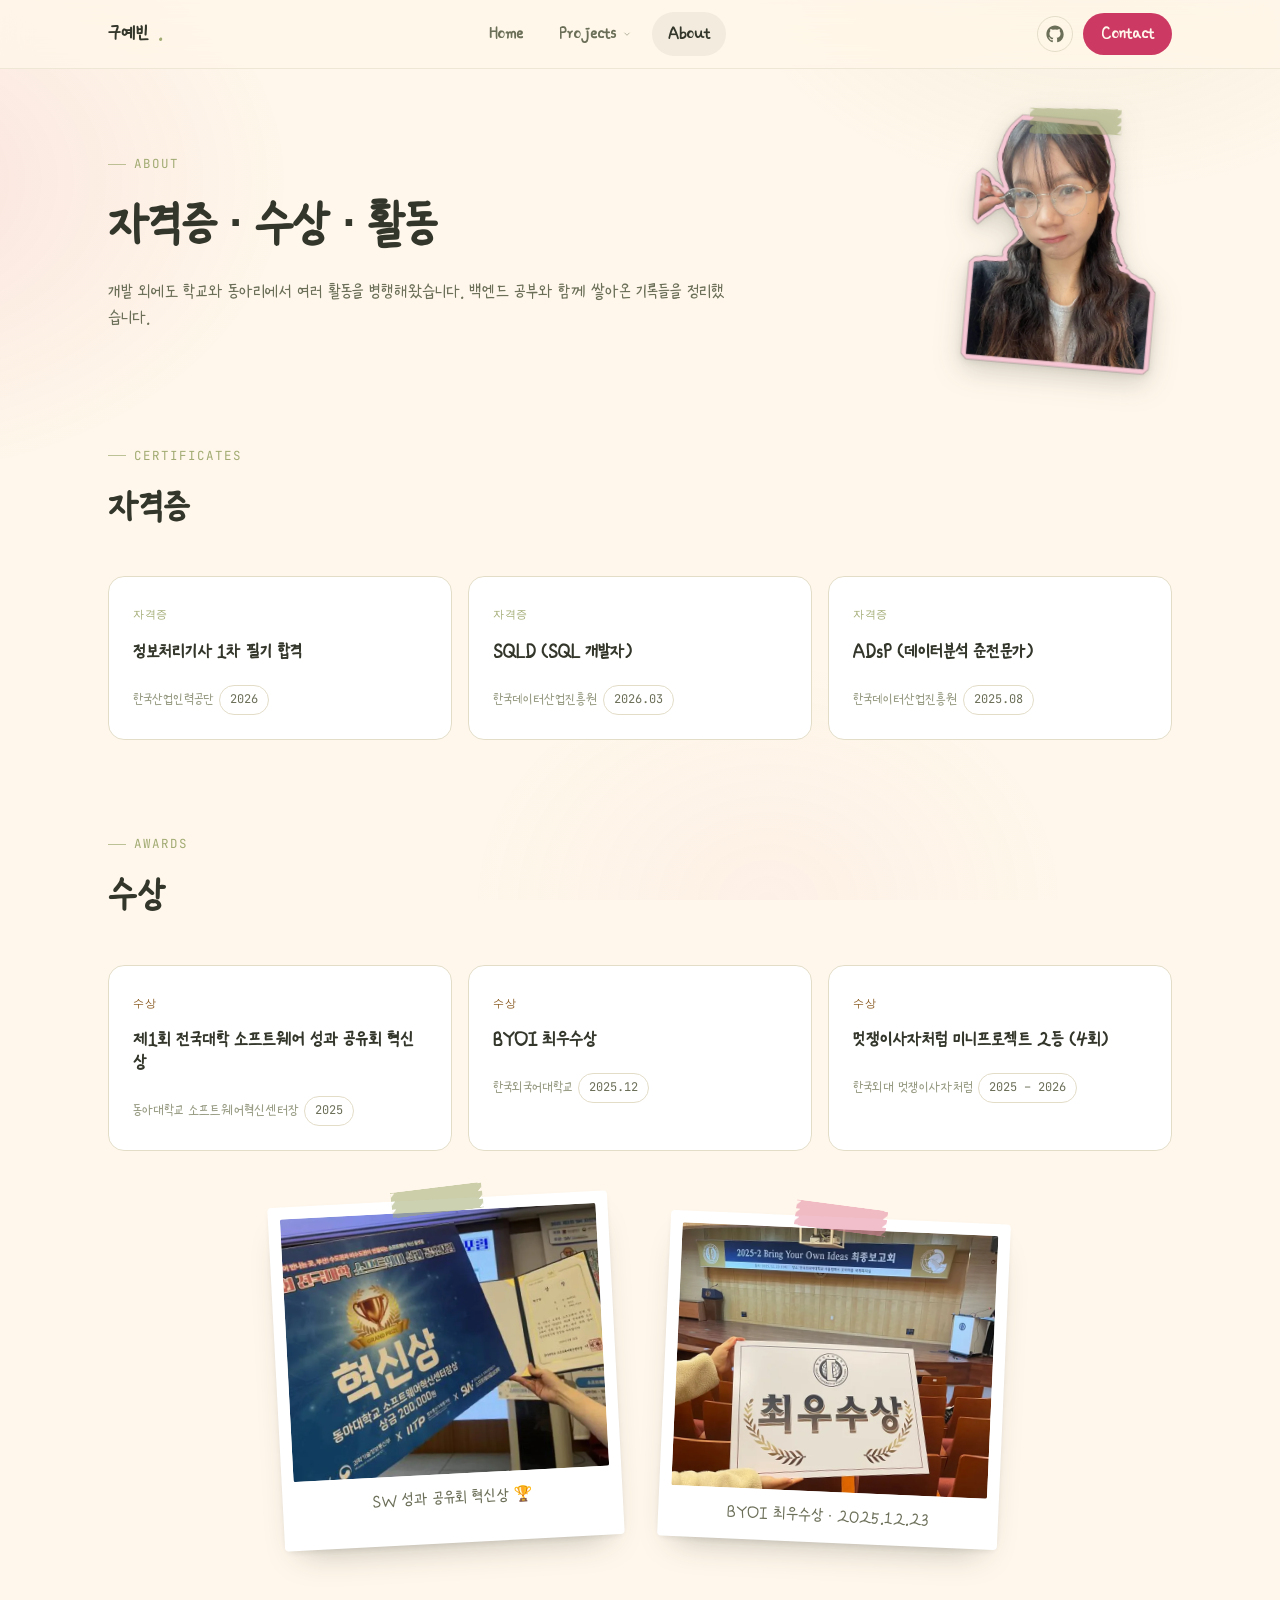
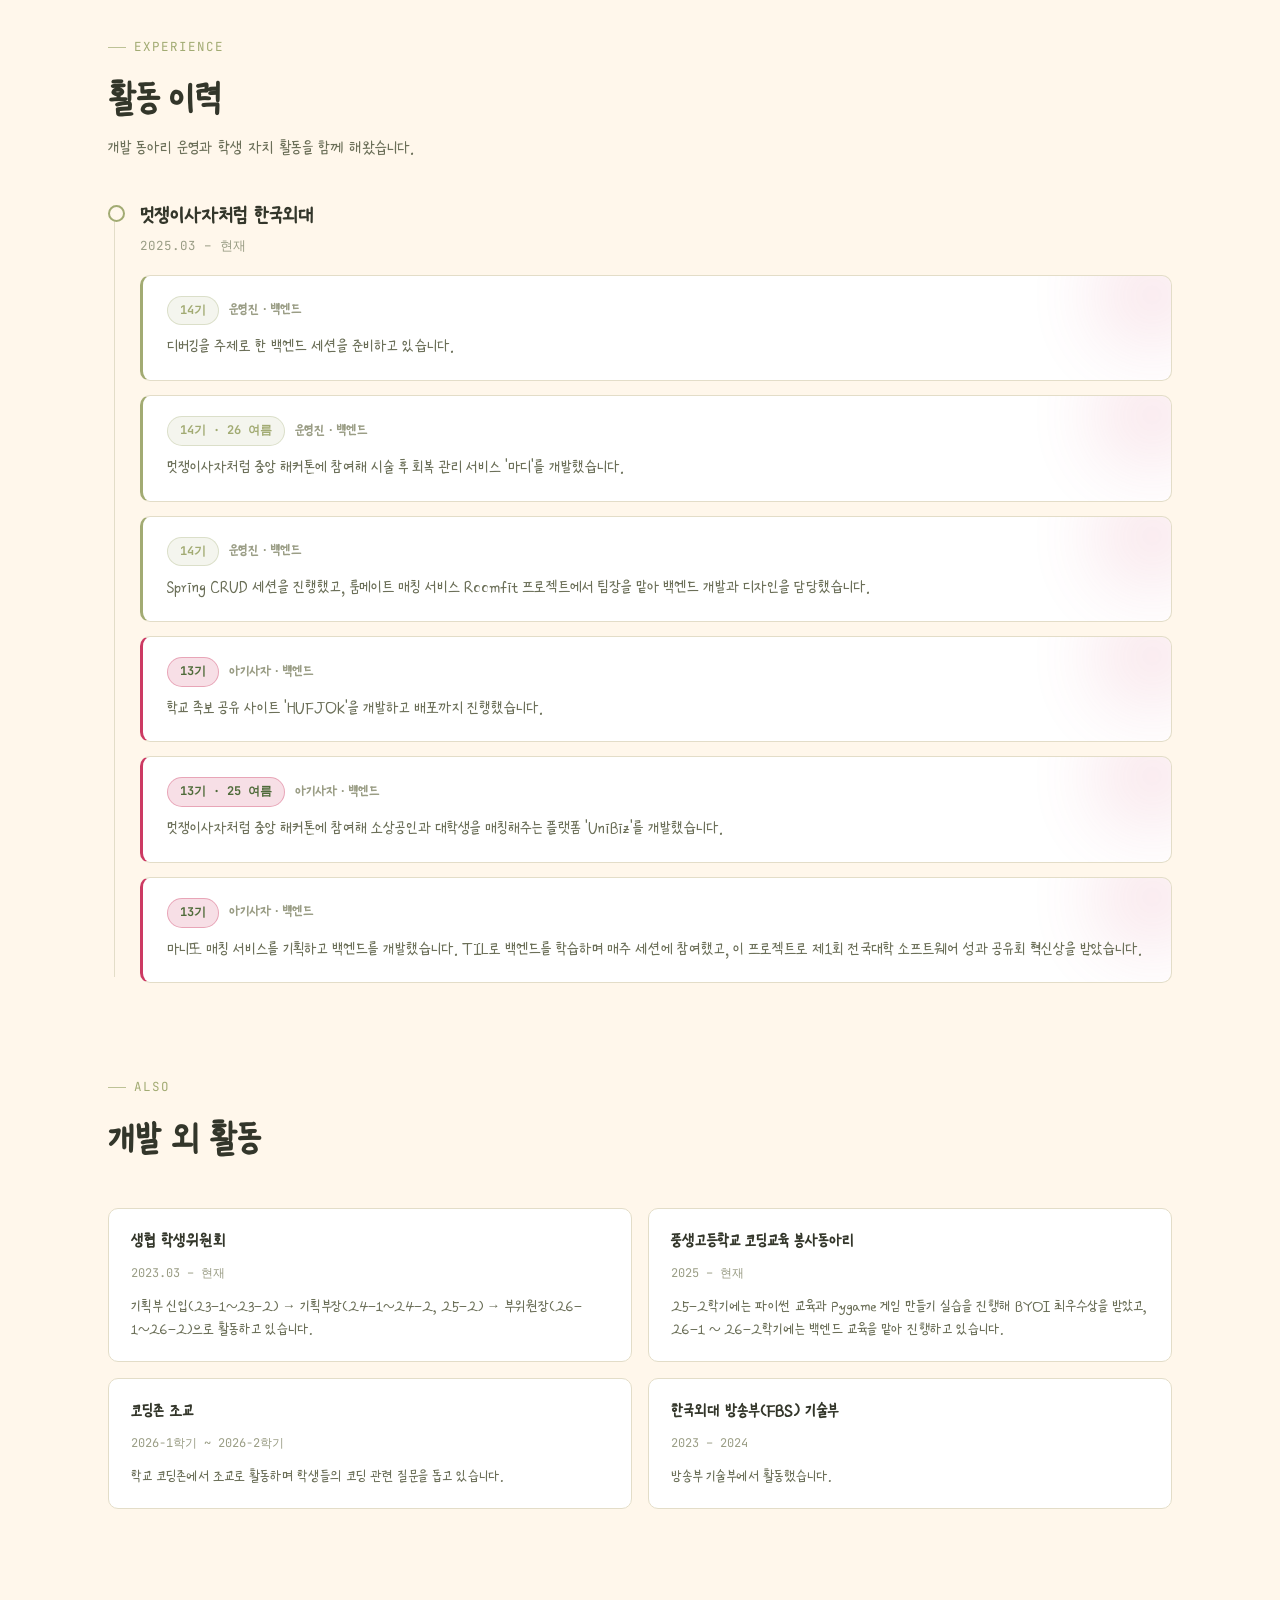
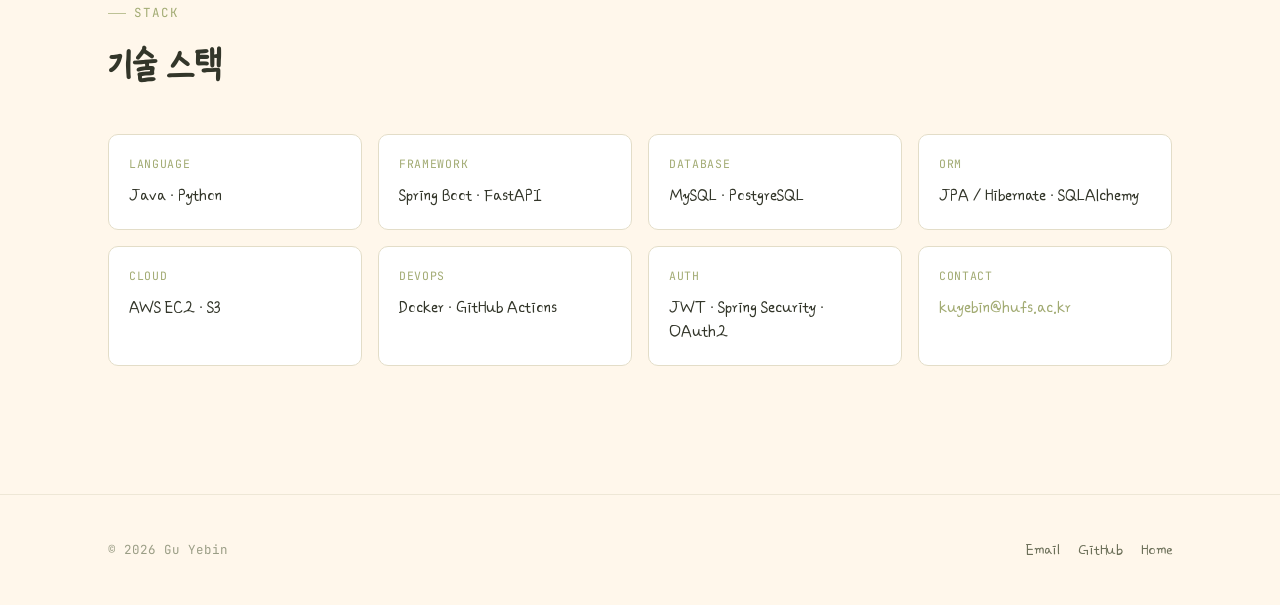
<file: about.html>
<!DOCTYPE html>
<html lang="ko">
<head>
<meta charset="UTF-8">
<meta name="viewport" content="width=device-width, initial-scale=1.0">
<title>About — 구예빈의 포트폴리오</title>
<meta name="description" content="구예빈의 자격증, 수상, 활동 이력과 기술 스택입니다.">
<link rel="stylesheet" href="style.css?v=20261005b">
</head>
<body>

<nav class="navbar">
  <div class="nav-inner">
    <a href="index.html" class="nav-logo">구예빈<span class="dot">.</span></a>
    <div class="nav-menu">
      <div class="nav-item"><a href="index.html" class="nav-link" data-page="index.html">Home</a></div>
      <div class="nav-item has-dropdown">
        <a href="index.html#projects" class="nav-link">
          Projects
          <svg class="caret" viewBox="0 0 24 24" fill="none" stroke="currentColor" stroke-width="2"><polyline points="6 9 12 15 18 9"/></svg>
        </a>
        <div class="dropdown">
          <a href="projects/madi.html" class="dropdown-link">
            <div class="dropdown-badge">Ma</div>
            <div class="dropdown-text"><div class="t">마디 (Madi)</div><div class="d">시술 후 회복 관리 서비스</div></div>
          </a>
                    <a href="projects/scifit-sync.html" class="dropdown-link">
            <div class="dropdown-badge">Sf</div>
            <div class="dropdown-text"><div class="t">SciFit-Sync</div><div class="d">RAG 기반 맞춤 운동 루틴 앱</div></div>
          </a>
          <a href="projects/roomfit.html" class="dropdown-link">
            <div class="dropdown-badge">Rf</div>
            <div class="dropdown-text"><div class="t">Roomfit</div><div class="d">룸메이트 매칭 서비스</div></div>
          </a>
          <a href="projects/hufjok.html" class="dropdown-link">
            <div class="dropdown-badge">Hj</div>
            <div class="dropdown-text"><div class="t">HUFJOK</div><div class="d">외대생 전용 시험자료 공유 플랫폼</div></div>
          </a>
          <a href="projects/unibiz.html" class="dropdown-link">
            <div class="dropdown-badge">Ub</div>
            <div class="dropdown-text"><div class="t">UniBiz</div><div class="d">소상공인·대학생 매칭 플랫폼</div></div>
          </a>
          <a href="projects/manitotti.html" class="dropdown-link">
            <div class="dropdown-badge">Mn</div>
            <div class="dropdown-text"><div class="t">마니또띠</div><div class="d">마니또 매칭 서비스</div></div>
          </a>
        </div>
      </div>
      <div class="nav-item"><a href="about.html" class="nav-link active" data-page="about.html">About</a></div>
    </div>
    <div class="nav-cta">
      <a href="https://github.com/Yebin0319" target="_blank" rel="noopener" class="icon-btn gh-desktop" aria-label="GitHub">
        <svg width="18" height="18" viewBox="0 0 24 24" fill="currentColor"><path d="M12 .5C5.73.5.5 5.73.5 12c0 5.08 3.29 9.39 7.86 10.91.57.1.78-.25.78-.55 0-.27-.01-1.17-.02-2.12-3.2.7-3.88-1.36-3.88-1.36-.52-1.34-1.28-1.7-1.28-1.7-1.05-.72.08-.7.08-.7 1.16.08 1.77 1.19 1.77 1.19 1.03 1.77 2.7 1.26 3.36.96.1-.75.4-1.26.73-1.55-2.56-.29-5.26-1.28-5.26-5.7 0-1.26.45-2.29 1.19-3.09-.12-.29-.52-1.46.11-3.05 0 0 .97-.31 3.18 1.18a11.05 11.05 0 0 1 5.79 0c2.2-1.49 3.17-1.18 3.17-1.18.64 1.59.24 2.76.12 3.05.74.8 1.18 1.83 1.18 3.09 0 4.43-2.7 5.4-5.28 5.69.42.36.78 1.07.78 2.17 0 1.57-.01 2.83-.01 3.22 0 .3.2.66.79.55A10.53 10.53 0 0 0 23.5 12C23.5 5.73 18.27.5 12 .5Z"/></svg>
      </a>
      <a href="https://mail.google.com/mail/?view=cm&fs=1&to=kuyebin@hufs.ac.kr" target="_blank" rel="noopener" class="btn btn-primary" style="padding:9px 18px;">Contact</a>
      <button class="nav-toggle" aria-label="메뉴 열기">
        <svg viewBox="0 0 24 24" fill="none" stroke="currentColor" stroke-width="2"><line x1="4" y1="7" x2="20" y2="7"/><line x1="4" y1="12" x2="20" y2="12"/><line x1="4" y1="17" x2="20" y2="17"/></svg>
      </button>
    </div>
  </div>
  <div class="mobile-menu">
    <a href="index.html">Home</a>
    <a href="index.html#projects">Projects</a>
    <div class="mm-sub">
      <a href="projects/madi.html">→ 마디 (Madi)</a>
            <a href="projects/scifit-sync.html">→ SciFit-Sync</a>
      <a href="projects/roomfit.html">→ Roomfit</a>
      <a href="projects/hufjok.html">→ HUFJOK</a>
      <a href="projects/unibiz.html">→ UniBiz</a>
      <a href="projects/manitotti.html">→ 마니또띠</a>
    </div>
    <a href="about.html">About</a>
  </div>
</nav>

<header class="about-hero container">
  <figure class="sticker sticker-about" aria-hidden="true"><span class="tape"></span><img src="assets/img/stickers/me-glasses.webp" alt="" width="604" height="794"></figure>
  <div class="eyebrow">About</div>
  <h1>자격증 · 수상 · 활동</h1>
  <p class="lede">개발 외에도 학교와 동아리에서 여러 활동을 병행해왔습니다. 백엔드 공부와 함께 쌓아온 기록들을 정리했습니다.</p>
</header>

<section class="section">
  <div class="container">
    <div class="section-head reveal">
      <div>
        <div class="eyebrow">Certificates</div>
        <h2>자격증</h2>
      </div>
    </div>
    <div class="cert-grid">
      <div class="cert-card reveal">
        <span class="kind">자격증</span>
        <h3>정보처리기사 1차 필기 합격</h3>
        <span class="org">한국산업인력공단</span>
        <span class="year">2026</span>
      </div>
      <div class="cert-card reveal">
        <span class="kind">자격증</span>
        <h3>SQLD (SQL 개발자)</h3>
        <span class="org">한국데이터산업진흥원</span>
        <span class="year">2026.03</span>
      </div>
      <div class="cert-card reveal">
        <span class="kind">자격증</span>
        <h3>ADsP (데이터분석 준전문가)</h3>
        <span class="org">한국데이터산업진흥원</span>
        <span class="year">2025.08</span>
      </div>
    </div>
  </div>
</section>

<section class="section" style="padding-top:0;">
  <div class="container">
    <div class="section-head reveal">
      <div>
        <div class="eyebrow">Awards</div>
        <h2>수상</h2>
      </div>
    </div>
    <div class="cert-grid">
      <div class="cert-card award reveal">
        <span class="kind">수상</span>
        <h3>제1회 전국대학 소프트웨어 성과 공유회 혁신상</h3>
        <span class="org">동아대학교 소프트웨어혁신센터장</span>
        <span class="year">2025</span>
      </div>
      <div class="cert-card award reveal">
        <span class="kind">수상</span>
        <h3>BYOI 최우수상</h3>
        <span class="org">한국외국어대학교</span>
        <span class="year">2025.12</span>
      </div>
      <div class="cert-card award reveal">
        <span class="kind">수상</span>
        <h3>멋쟁이사자처럼 미니프로젝트 2등 (4회)</h3>
        <span class="org">한국외대 멋쟁이사자처럼</span>
        <span class="year">2025 – 2026</span>
      </div>
    </div>
    <div class="polaroid-row reveal">
      <figure class="polaroid polaroid-l">
        <span class="tape"></span>
        <img src="assets/img/award-innovation.webp" alt="제1회 전국대학 소프트웨어 성과 공유회 혁신상 시상판과 상장" width="720" height="600" loading="lazy">
        <figcaption>SW 성과 공유회 혁신상 🏆</figcaption>
      </figure>
      <figure class="polaroid polaroid-r">
        <span class="tape tape-pink"></span>
        <img src="assets/img/award-byoi.webp" alt="2025-2 Bring Your Own Ideas 최종보고회 최우수상 시상판" width="720" height="566" loading="lazy">
        <figcaption>BYOI 최우수상 · 2025.12.23</figcaption>
      </figure>
    </div>
  </div>
</section>

<section class="section" style="padding-top:0;">
  <div class="container">
    <div class="section-head reveal">
      <div>
        <div class="eyebrow">Experience</div>
        <h2>활동 이력</h2>
        <p class="sub">개발 동아리 운영과 학생 자치 활동을 함께 해왔습니다.</p>
      </div>
    </div>

    <div class="timeline">
      <div class="tl-group reveal">
        <h3>멋쟁이사자처럼 한국외대</h3>
        <span class="range">2025.03 – 현재</span>
        <div class="tl-entries">
          <div class="tl-entry">
            <div class="tl-entry-head"><span class="when">14기</span><span class="role">운영진 · 백엔드</span></div>
            <div class="desc">디버깅을 주제로 한 백엔드 세션을 준비하고 있습니다.</div>
          </div>
          <div class="tl-entry">
            <div class="tl-entry-head"><span class="when">14기 · 26 여름</span><span class="role">운영진 · 백엔드</span></div>
            <div class="desc">멋쟁이사자처럼 중앙 해커톤에 참여해 시술 후 회복 관리 서비스 '마디'를 개발했습니다.</div>
          </div>
          <div class="tl-entry">
            <div class="tl-entry-head"><span class="when">14기</span><span class="role">운영진 · 백엔드</span></div>
            <div class="desc">Spring CRUD 세션을 진행했고, 룸메이트 매칭 서비스 Roomfit 프로젝트에서 팀장을 맡아 백엔드 개발과 디자인을 담당했습니다.</div>
          </div>
          <div class="tl-entry junior">
            <div class="tl-entry-head"><span class="when">13기</span><span class="role">아기사자 · 백엔드</span></div>
            <div class="desc">학교 족보 공유 사이트 'HUFJOK'을 개발하고 배포까지 진행했습니다.</div>
          </div>
          <div class="tl-entry junior">
            <div class="tl-entry-head"><span class="when">13기 · 25 여름</span><span class="role">아기사자 · 백엔드</span></div>
            <div class="desc">멋쟁이사자처럼 중앙 해커톤에 참여해 소상공인과 대학생을 매칭해주는 플랫폼 'UniBiz'를 개발했습니다.</div>
          </div>
          <div class="tl-entry junior">
            <div class="tl-entry-head"><span class="when">13기</span><span class="role">아기사자 · 백엔드</span></div>
            <div class="desc">마니또 매칭 서비스를 기획하고 백엔드를 개발했습니다. TIL로 백엔드를 학습하며 매주 세션에 참여했고, 이 프로젝트로 제1회 전국대학 소프트웨어 성과 공유회 혁신상을 받았습니다.</div>
          </div>
        </div>
      </div>

    </div>
  </div>
</section>

<section class="section" style="padding-top:0;">
  <div class="container">
    <div class="section-head reveal">
      <div>
        <div class="eyebrow">Also</div>
        <h2>개발 외 활동</h2>
      </div>
    </div>
    <div class="small-activity-grid">
      <div class="small-activity reveal">
        <h4>생협 학생위원회</h4>
        <span class="range">2023.03 – 현재</span>
        <p>기획부 신입(23-1~23-2) → 기획부장(24-1~24-2, 25-2) → 부위원장(26-1~26-2)으로 활동하고 있습니다.</p>
      </div>
      <div class="small-activity reveal">
        <h4>풍생고등학교 코딩교육 봉사동아리</h4>
        <span class="range">2025 – 현재</span>
        <p>25-2학기에는 파이썬 교육과 Pygame 게임 만들기 실습을 진행해 BYOI 최우수상을 받았고, 26-1 ~ 26-2학기에는 백엔드 교육을 맡아 진행하고 있습니다.</p>
      </div>
      <div class="small-activity reveal">
        <h4>코딩존 조교</h4>
        <span class="range">2026-1학기 ~ 2026-2학기</span>
        <p>학교 코딩존에서 조교로 활동하며 학생들의 코딩 관련 질문을 돕고 있습니다.</p>
      </div>
      <div class="small-activity reveal">
        <h4>한국외대 방송부(FBS) 기술부</h4>
        <span class="range">2023 – 2024</span>
        <p>방송부 기술부에서 활동했습니다.</p>
      </div>
    </div>
  </div>
</section>

<section class="section" style="padding-top:0;">
  <div class="container">
    <div class="section-head reveal">
      <div>
        <div class="eyebrow">Stack</div>
        <h2>기술 스택</h2>
      </div>
    </div>
    <div class="skills-grid">
      <div class="skill-card reveal"><span class="k">Language</span><div class="v">Java · Python</div></div>
      <div class="skill-card reveal"><span class="k">Framework</span><div class="v">Spring Boot · FastAPI</div></div>
      <div class="skill-card reveal"><span class="k">Database</span><div class="v">MySQL · PostgreSQL</div></div>
      <div class="skill-card reveal"><span class="k">ORM</span><div class="v">JPA / Hibernate · SQLAlchemy</div></div>
      <div class="skill-card reveal"><span class="k">Cloud</span><div class="v">AWS EC2 · S3</div></div>
      <div class="skill-card reveal"><span class="k">DevOps</span><div class="v">Docker · GitHub Actions</div></div>
      <div class="skill-card reveal"><span class="k">Auth</span><div class="v">JWT · Spring Security · OAuth2</div></div>
      <div class="skill-card reveal"><span class="k">Contact</span><div class="v"><a href="https://mail.google.com/mail/?view=cm&fs=1&to=kuyebin@hufs.ac.kr" target="_blank" rel="noopener" style="color:var(--accent);">kuyebin@hufs.ac.kr</a></div></div>
    </div>
  </div>
</section>

<footer class="site-footer">
  <div class="container">
    <div class="footer-row">
      <span class="copyright">© 2026 Gu Yebin</span>
      <div class="footer-links">
        <a href="https://mail.google.com/mail/?view=cm&fs=1&to=kuyebin@hufs.ac.kr" target="_blank" rel="noopener">Email</a>
        <a href="https://github.com/Yebin0319" target="_blank" rel="noopener">GitHub</a>
        <a href="index.html">Home</a>
      </div>
    </div>
  </div>
</footer>

<script src="main.js?v=20261005b"></script>
</body>
</html>
</file>
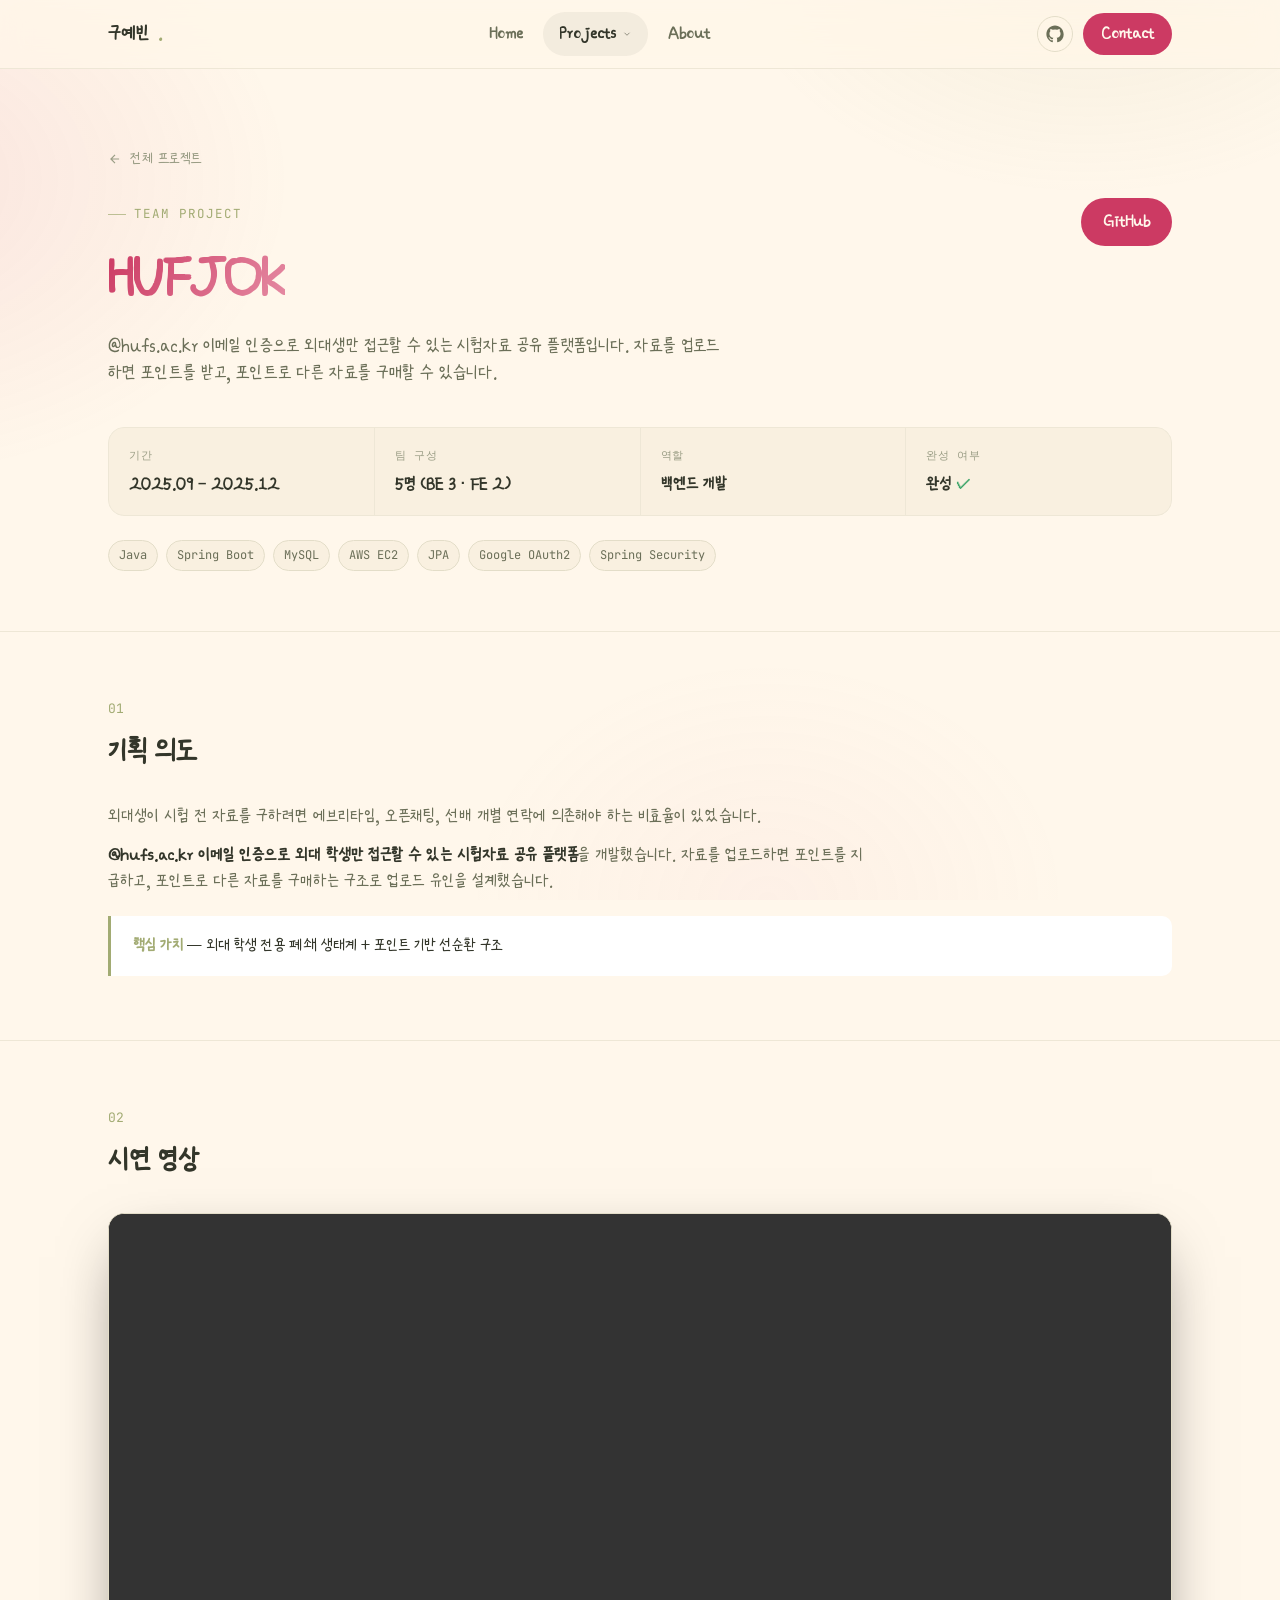
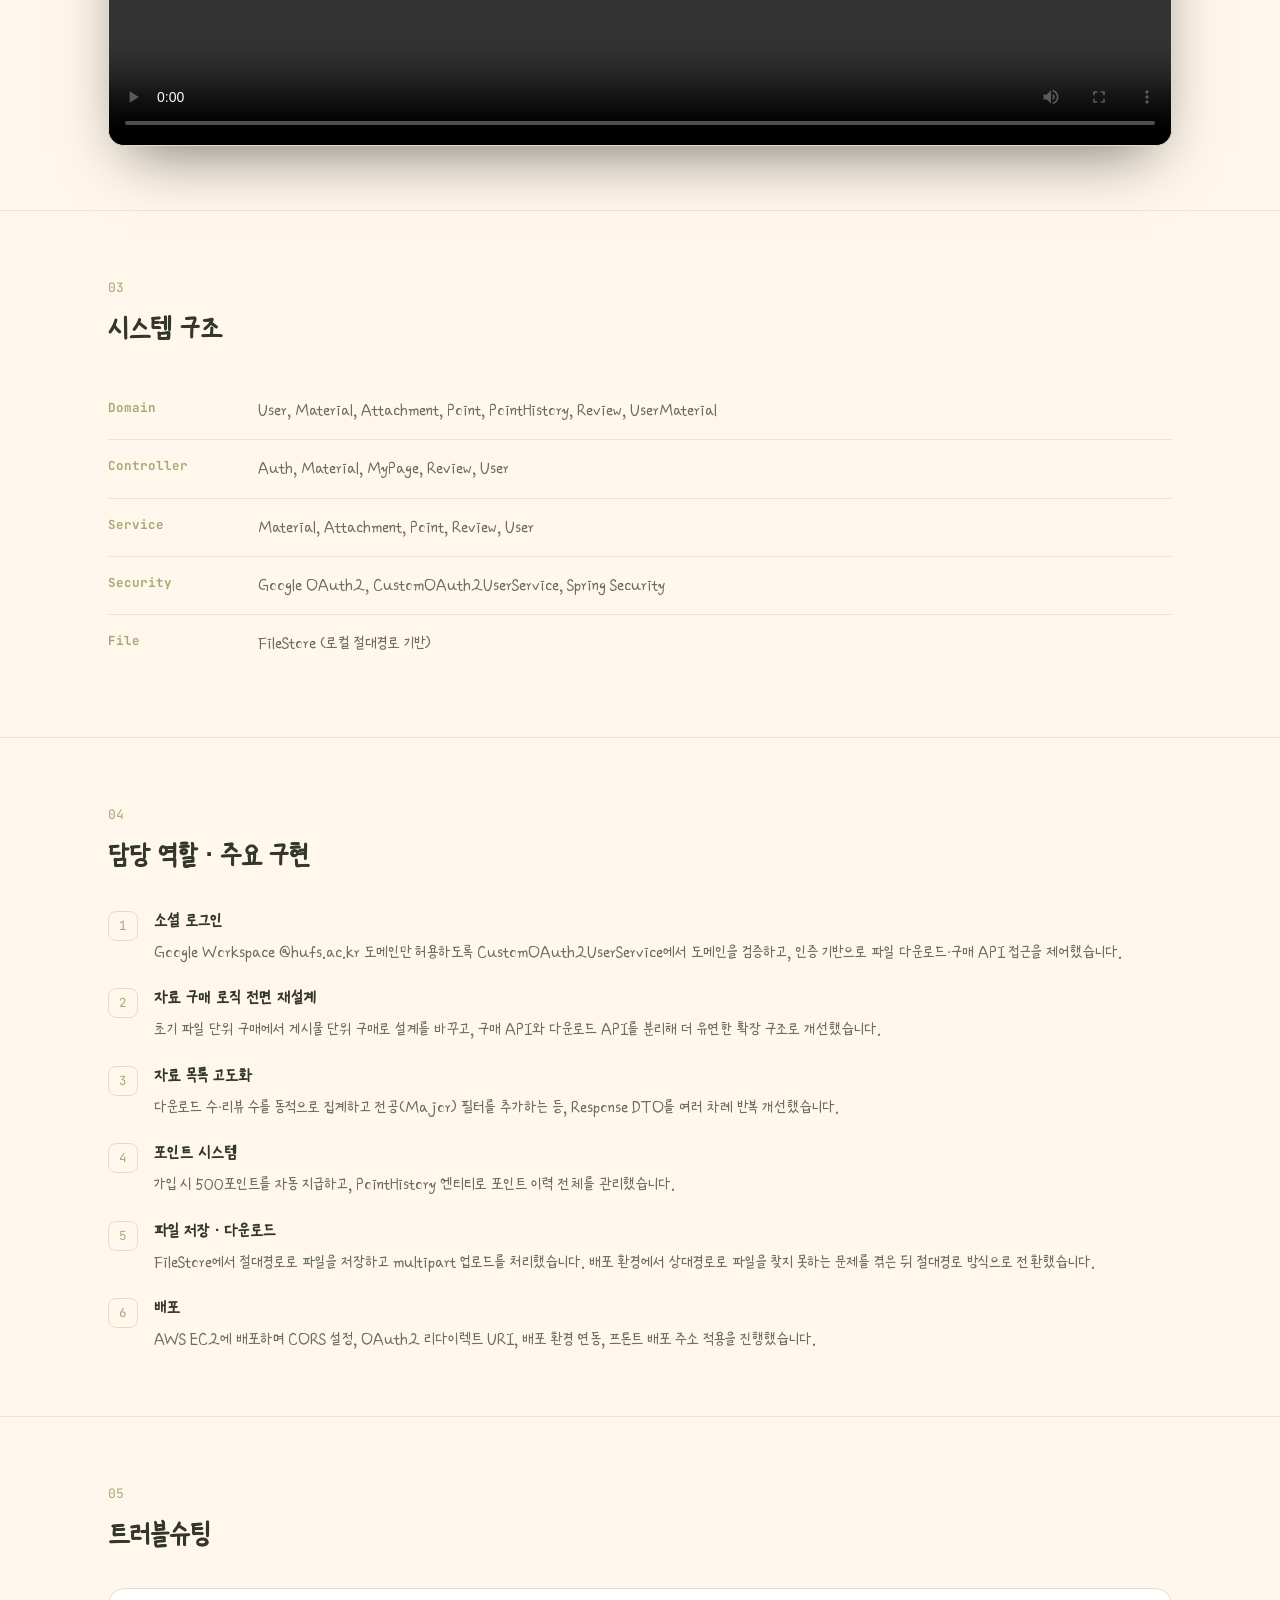
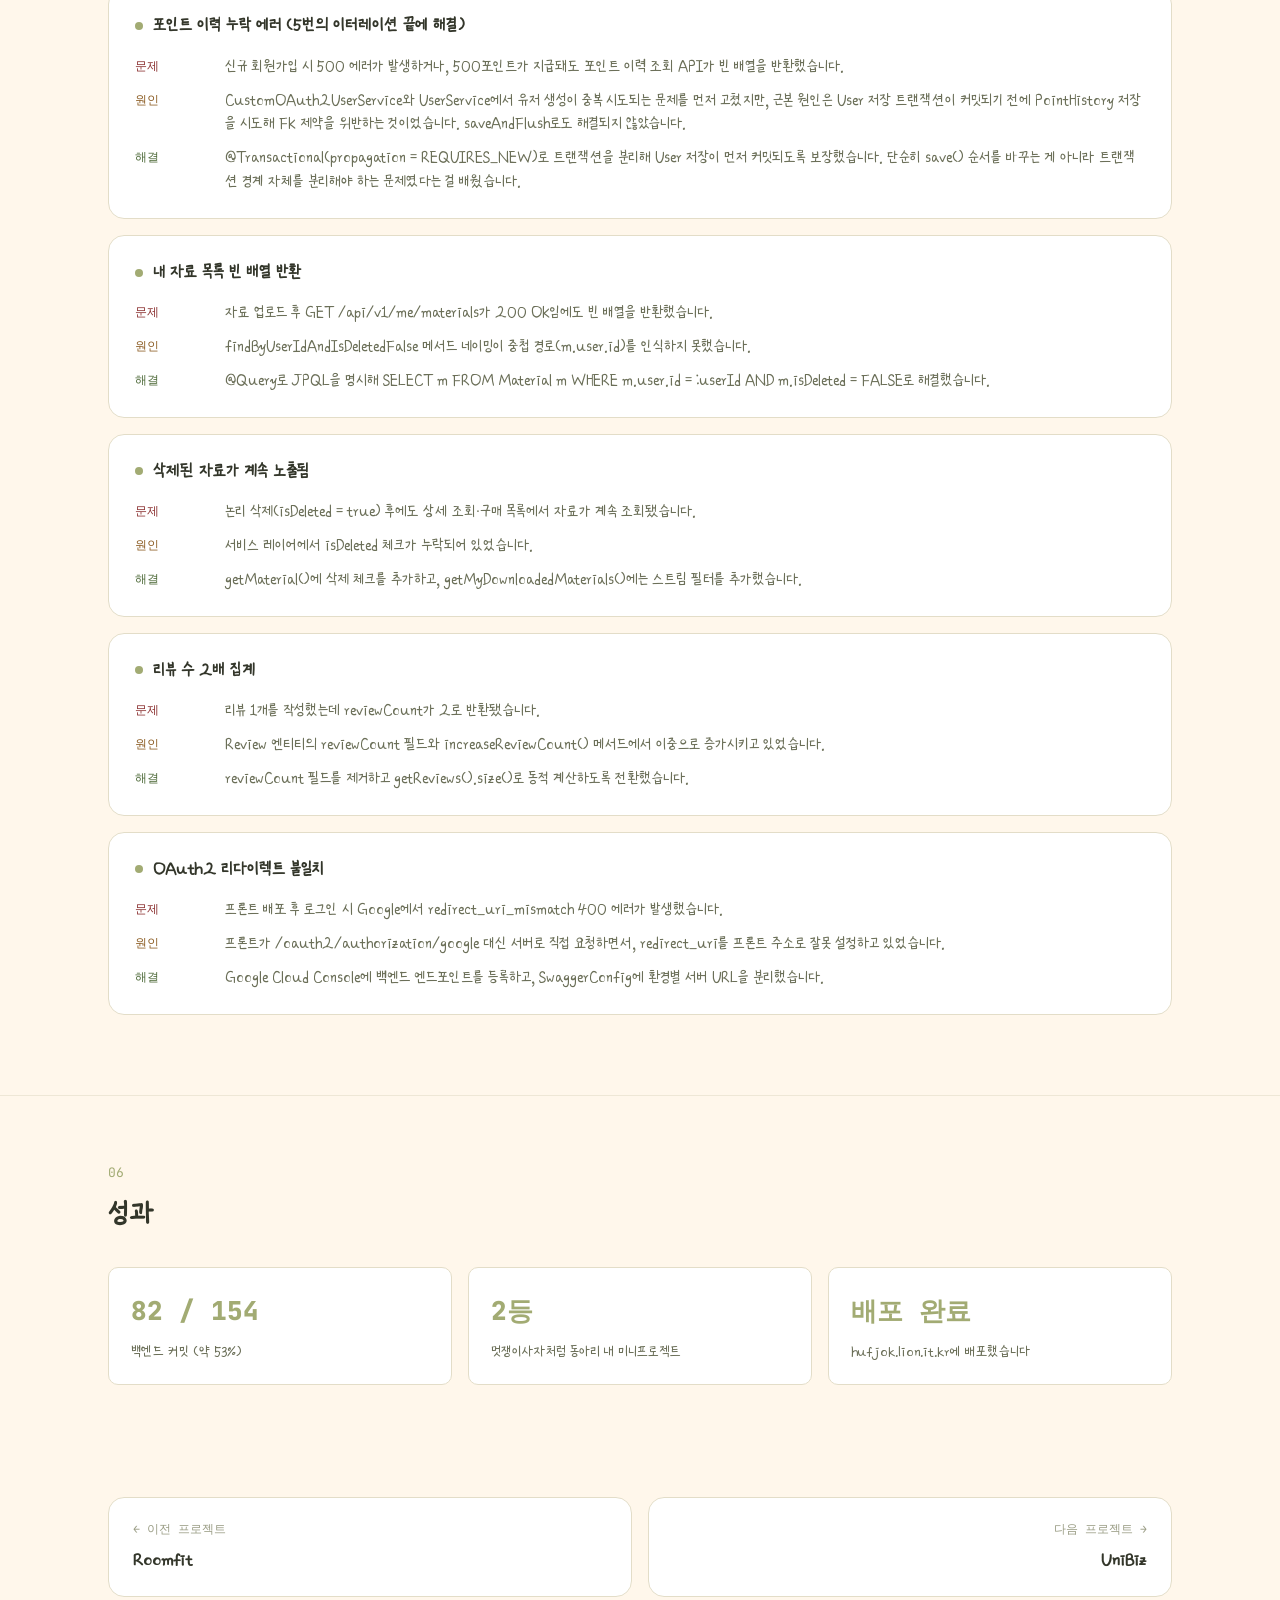
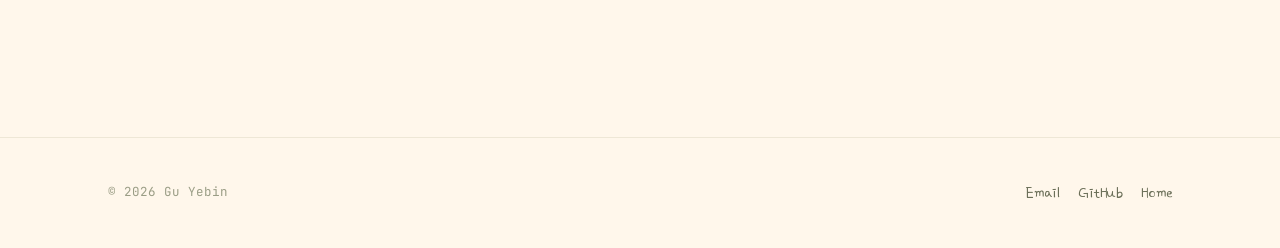
<file: projects/hufjok.html>
<!DOCTYPE html>
<html lang="ko">
<head>
<meta charset="UTF-8">
<meta name="viewport" content="width=device-width, initial-scale=1.0">
<title>HUFJOK — 구예빈의 포트폴리오</title>
<meta name="description" content="한국외국어대학교 학생 전용 시험자료 공유 플랫폼, HUFJOK 프로젝트 상세 페이지입니다.">
<link rel="stylesheet" href="../style.css?v=20261005b">
</head>
<body>

<nav class="navbar">
  <div class="nav-inner">
    <a href="../index.html" class="nav-logo">구예빈<span class="dot">.</span></a>
    <div class="nav-menu">
      <div class="nav-item"><a href="../index.html" class="nav-link">Home</a></div>
      <div class="nav-item has-dropdown">
        <a href="../index.html#projects" class="nav-link active">
          Projects
          <svg class="caret" viewBox="0 0 24 24" fill="none" stroke="currentColor" stroke-width="2"><polyline points="6 9 12 15 18 9"/></svg>
        </a>
        <div class="dropdown">
          <a href="madi.html" class="dropdown-link">
            <div class="dropdown-badge">Ma</div>
            <div class="dropdown-text"><div class="t">마디 (Madi)</div><div class="d">시술 후 회복 관리 서비스</div></div>
          </a>
                    <a href="scifit-sync.html" class="dropdown-link">
            <div class="dropdown-badge">Sf</div>
            <div class="dropdown-text"><div class="t">SciFit-Sync</div><div class="d">RAG 기반 맞춤 운동 루틴 앱</div></div>
          </a>
          <a href="roomfit.html" class="dropdown-link">
            <div class="dropdown-badge">Rf</div>
            <div class="dropdown-text"><div class="t">Roomfit</div><div class="d">룸메이트 매칭 서비스</div></div>
          </a>
          <a href="hufjok.html" class="dropdown-link">
            <div class="dropdown-badge">Hj</div>
            <div class="dropdown-text"><div class="t">HUFJOK</div><div class="d">외대생 전용 시험자료 공유 플랫폼</div></div>
          </a>
          <a href="unibiz.html" class="dropdown-link">
            <div class="dropdown-badge">Ub</div>
            <div class="dropdown-text"><div class="t">UniBiz</div><div class="d">소상공인·대학생 매칭 플랫폼</div></div>
          </a>
          <a href="manitotti.html" class="dropdown-link">
            <div class="dropdown-badge">Mn</div>
            <div class="dropdown-text"><div class="t">마니또띠</div><div class="d">마니또 매칭 서비스</div></div>
          </a>
        </div>
      </div>
      <div class="nav-item"><a href="../about.html" class="nav-link">About</a></div>
    </div>
    <div class="nav-cta">
      <a href="https://github.com/HUFJOK" target="_blank" rel="noopener" class="icon-btn gh-desktop" aria-label="GitHub">
        <svg width="18" height="18" viewBox="0 0 24 24" fill="currentColor"><path d="M12 .5C5.73.5.5 5.73.5 12c0 5.08 3.29 9.39 7.86 10.91.57.1.78-.25.78-.55 0-.27-.01-1.17-.02-2.12-3.2.7-3.88-1.36-3.88-1.36-.52-1.34-1.28-1.7-1.28-1.7-1.05-.72.08-.7.08-.7 1.16.08 1.77 1.19 1.77 1.19 1.03 1.77 2.7 1.26 3.36.96.1-.75.4-1.26.73-1.55-2.56-.29-5.26-1.28-5.26-5.7 0-1.26.45-2.29 1.19-3.09-.12-.29-.52-1.46.11-3.05 0 0 .97-.31 3.18 1.18a11.05 11.05 0 0 1 5.79 0c2.2-1.49 3.17-1.18 3.17-1.18.64 1.59.24 2.76.12 3.05.74.8 1.18 1.83 1.18 3.09 0 4.43-2.7 5.4-5.28 5.69.42.36.78 1.07.78 2.17 0 1.57-.01 2.83-.01 3.22 0 .3.2.66.79.55A10.53 10.53 0 0 0 23.5 12C23.5 5.73 18.27.5 12 .5Z"/></svg>
      </a>
      <a href="https://mail.google.com/mail/?view=cm&fs=1&to=kuyebin@hufs.ac.kr" target="_blank" rel="noopener" class="btn btn-primary" style="padding:9px 18px;">Contact</a>
      <button class="nav-toggle" aria-label="메뉴 열기">
        <svg viewBox="0 0 24 24" fill="none" stroke="currentColor" stroke-width="2"><line x1="4" y1="7" x2="20" y2="7"/><line x1="4" y1="12" x2="20" y2="12"/><line x1="4" y1="17" x2="20" y2="17"/></svg>
      </button>
    </div>
  </div>
  <div class="mobile-menu">
    <a href="../index.html">Home</a>
    <a href="../index.html#projects">Projects</a>
    <div class="mm-sub">
      <a href="madi.html">→ 마디 (Madi)</a>
            <a href="scifit-sync.html">→ SciFit-Sync</a>
      <a href="roomfit.html">→ Roomfit</a>
      <a href="hufjok.html">→ HUFJOK</a>
      <a href="unibiz.html">→ UniBiz</a>
      <a href="manitotti.html">→ 마니또띠</a>
    </div>
    <a href="../about.html">About</a>
  </div>
</nav>

<header class="p-hero">
  <div class="container">
    <a href="../index.html#projects" class="p-back">
      <svg viewBox="0 0 24 24" fill="none" stroke="currentColor" stroke-width="2"><path d="M19 12H5M12 19l-7-7 7-7"/></svg>
      전체 프로젝트
    </a>
    <div class="p-title-row">
      <div>
        <div class="eyebrow">Team Project</div>
        <h1 class="p-title"><span class="grad-text">HUFJOK</span></h1>
        <p class="p-tagline">@hufs.ac.kr 이메일 인증으로 외대생만 접근할 수 있는 시험자료 공유 플랫폼입니다. 자료를 업로드하면 포인트를 받고, 포인트로 다른 자료를 구매할 수 있습니다.</p>
      </div>
      <div class="p-links">
        <a href="https://github.com/HUFJOK" target="_blank" rel="noopener" class="btn btn-primary">GitHub</a>
      </div>
    </div>

    <div class="p-meta-grid">
      <div class="p-meta-cell"><span class="k">기간</span><div class="v">2025.09 – 2025.12</div></div>
      <div class="p-meta-cell"><span class="k">팀 구성</span><div class="v">5명 (BE 3 · FE 2)</div></div>
      <div class="p-meta-cell"><span class="k">역할</span><div class="v">백엔드 개발</div></div>
      <div class="p-meta-cell"><span class="k">완성 여부</span><div class="v">완성 <span style="color:var(--success);">✓</span></div></div>
    </div>

    <div class="p-tags-row">
      <span class="tag">Java</span><span class="tag">Spring Boot</span><span class="tag">MySQL</span>
      <span class="tag">AWS EC2</span><span class="tag">JPA</span><span class="tag">Google OAuth2</span><span class="tag">Spring Security</span>
    </div>
  </div>
</header>

<section class="p-section">
  <div class="container">
    <div class="p-section-head reveal">
      <span class="num">01</span>
      <h2>기획 의도</h2>
    </div>
    <div class="prose reveal">
      <p>외대생이 시험 전 자료를 구하려면 에브리타임, 오픈채팅, 선배 개별 연락에 의존해야 하는 비효율이 있었습니다.</p>
      <p><strong>@hufs.ac.kr 이메일 인증으로 외대 학생만 접근할 수 있는 시험자료 공유 플랫폼</strong>을 개발했습니다. 자료를 업로드하면 포인트를 지급하고, 포인트로 다른 자료를 구매하는 구조로 업로드 유인을 설계했습니다.</p>
    </div>
    <div class="value-box reveal"><b>핵심 가치</b> — 외대 학생 전용 폐쇄 생태계 + 포인트 기반 선순환 구조</div>
  </div>
</section>

<section class="p-section">
  <div class="container">
    <div class="p-section-head reveal">
      <span class="num">02</span>
      <h2>시연 영상</h2>
    </div>
    <div class="video-frame reveal">
      <video controls preload="metadata">
        <source src="../assets/videos/hufjok.mp4" type="video/mp4">
        브라우저가 video 태그를 지원하지 않습니다.
      </video>
    </div>
  </div>
</section>

<section class="p-section">
  <div class="container">
    <div class="p-section-head reveal">
      <span class="num">03</span>
      <h2>시스템 구조</h2>
    </div>
    <table class="arch-table reveal">
      <tr><td>Domain</td><td>User, Material, Attachment, Point, PointHistory, Review, UserMaterial</td></tr>
      <tr><td>Controller</td><td>Auth, Material, MyPage, Review, User</td></tr>
      <tr><td>Service</td><td>Material, Attachment, Point, Review, User</td></tr>
      <tr><td>Security</td><td>Google OAuth2, CustomOAuth2UserService, Spring Security</td></tr>
      <tr><td>File</td><td>FileStore (로컬 절대경로 기반)</td></tr>
    </table>
  </div>
</section>

<section class="p-section">
  <div class="container">
    <div class="p-section-head reveal">
      <span class="num">04</span>
      <h2>담당 역할 · 주요 구현</h2>
    </div>
    <div class="role-list reveal">
      <div class="role-item">
        <div class="role-num">1</div>
        <div>
          <h4>소셜 로그인</h4>
          <p>Google Workspace @hufs.ac.kr 도메인만 허용하도록 CustomOAuth2UserService에서 도메인을 검증하고, 인증 기반으로 파일 다운로드·구매 API 접근을 제어했습니다.</p>
        </div>
      </div>
      <div class="role-item">
        <div class="role-num">2</div>
        <div>
          <h4>자료 구매 로직 전면 재설계</h4>
          <p>초기 파일 단위 구매에서 게시물 단위 구매로 설계를 바꾸고, 구매 API와 다운로드 API를 분리해 더 유연한 확장 구조로 개선했습니다.</p>
        </div>
      </div>
      <div class="role-item">
        <div class="role-num">3</div>
        <div>
          <h4>자료 목록 고도화</h4>
          <p>다운로드 수·리뷰 수를 동적으로 집계하고 전공(Major) 필터를 추가하는 등, Response DTO를 여러 차례 반복 개선했습니다.</p>
        </div>
      </div>
      <div class="role-item">
        <div class="role-num">4</div>
        <div>
          <h4>포인트 시스템</h4>
          <p>가입 시 500포인트를 자동 지급하고, PointHistory 엔티티로 포인트 이력 전체를 관리했습니다.</p>
        </div>
      </div>
      <div class="role-item">
        <div class="role-num">5</div>
        <div>
          <h4>파일 저장 · 다운로드</h4>
          <p>FileStore에서 절대경로로 파일을 저장하고 multipart 업로드를 처리했습니다. 배포 환경에서 상대경로로 파일을 찾지 못하는 문제를 겪은 뒤 절대경로 방식으로 전환했습니다.</p>
        </div>
      </div>
      <div class="role-item">
        <div class="role-num">6</div>
        <div>
          <h4>배포</h4>
          <p>AWS EC2에 배포하며 CORS 설정, OAuth2 리다이렉트 URI, 배포 환경 연동, 프론트 배포 주소 적용을 진행했습니다.</p>
        </div>
      </div>
    </div>
  </div>
</section>

<section class="p-section">
  <div class="container">
    <div class="p-section-head reveal">
      <span class="num">05</span>
      <h2>트러블슈팅</h2>
    </div>
    <div class="reveal">
      <div class="trouble-card">
        <h4>포인트 이력 누락 에러 (5번의 이터레이션 끝에 해결)</h4>
        <div class="trouble-row"><span class="tag-label problem">문제</span><p>신규 회원가입 시 500 에러가 발생하거나, 500포인트가 지급돼도 포인트 이력 조회 API가 빈 배열을 반환했습니다.</p></div>
        <div class="trouble-row"><span class="tag-label cause">원인</span><p>CustomOAuth2UserService와 UserService에서 유저 생성이 중복 시도되는 문제를 먼저 고쳤지만, 근본 원인은 User 저장 트랜잭션이 커밋되기 전에 PointHistory 저장을 시도해 FK 제약을 위반하는 것이었습니다. saveAndFlush로도 해결되지 않았습니다.</p></div>
        <div class="trouble-row"><span class="tag-label fix">해결</span><p>@Transactional(propagation = REQUIRES_NEW)로 트랜잭션을 분리해 User 저장이 먼저 커밋되도록 보장했습니다. 단순히 save() 순서를 바꾸는 게 아니라 트랜잭션 경계 자체를 분리해야 하는 문제였다는 걸 배웠습니다.</p></div>
      </div>
      <div class="trouble-card">
        <h4>내 자료 목록 빈 배열 반환</h4>
        <div class="trouble-row"><span class="tag-label problem">문제</span><p>자료 업로드 후 GET /api/v1/me/materials가 200 OK임에도 빈 배열을 반환했습니다.</p></div>
        <div class="trouble-row"><span class="tag-label cause">원인</span><p>findByUserIdAndIsDeletedFalse 메서드 네이밍이 중첩 경로(m.user.id)를 인식하지 못했습니다.</p></div>
        <div class="trouble-row"><span class="tag-label fix">해결</span><p>@Query로 JPQL을 명시해 SELECT m FROM Material m WHERE m.user.id = :userId AND m.isDeleted = FALSE로 해결했습니다.</p></div>
      </div>
      <div class="trouble-card">
        <h4>삭제된 자료가 계속 노출됨</h4>
        <div class="trouble-row"><span class="tag-label problem">문제</span><p>논리 삭제(isDeleted = true) 후에도 상세 조회·구매 목록에서 자료가 계속 조회됐습니다.</p></div>
        <div class="trouble-row"><span class="tag-label cause">원인</span><p>서비스 레이어에서 isDeleted 체크가 누락되어 있었습니다.</p></div>
        <div class="trouble-row"><span class="tag-label fix">해결</span><p>getMaterial()에 삭제 체크를 추가하고, getMyDownloadedMaterials()에는 스트림 필터를 추가했습니다.</p></div>
      </div>
      <div class="trouble-card">
        <h4>리뷰 수 2배 집계</h4>
        <div class="trouble-row"><span class="tag-label problem">문제</span><p>리뷰 1개를 작성했는데 reviewCount가 2로 반환됐습니다.</p></div>
        <div class="trouble-row"><span class="tag-label cause">원인</span><p>Review 엔티티의 reviewCount 필드와 increaseReviewCount() 메서드에서 이중으로 증가시키고 있었습니다.</p></div>
        <div class="trouble-row"><span class="tag-label fix">해결</span><p>reviewCount 필드를 제거하고 getReviews().size()로 동적 계산하도록 전환했습니다.</p></div>
      </div>
      <div class="trouble-card">
        <h4>OAuth2 리다이렉트 불일치</h4>
        <div class="trouble-row"><span class="tag-label problem">문제</span><p>프론트 배포 후 로그인 시 Google에서 redirect_uri_mismatch 400 에러가 발생했습니다.</p></div>
        <div class="trouble-row"><span class="tag-label cause">원인</span><p>프론트가 /oauth2/authorization/google 대신 서버로 직접 요청하면서, redirect_uri를 프론트 주소로 잘못 설정하고 있었습니다.</p></div>
        <div class="trouble-row"><span class="tag-label fix">해결</span><p>Google Cloud Console에 백엔드 엔드포인트를 등록하고, SwaggerConfig에 환경별 서버 URL을 분리했습니다.</p></div>
      </div>
    </div>
  </div>
</section>

<section class="p-section">
  <div class="container">
    <div class="p-section-head reveal">
      <span class="num">06</span>
      <h2>성과</h2>
    </div>
    <div class="outcome-grid reveal">
      <div class="outcome-card"><div class="v">82 / 154</div><div class="l">백엔드 커밋 (약 53%)</div></div>
      <div class="outcome-card"><div class="v">2등</div><div class="l">멋쟁이사자처럼 동아리 내 미니프로젝트</div></div>
      <div class="outcome-card"><div class="v">배포 완료</div><div class="l">hufjok.lion.it.kr에 배포했습니다</div></div>
    </div>
  </div>
</section>

<div class="container">
  <div class="p-nav">
    <a href="roomfit.html" class="p-nav-link"><span class="dir">← 이전 프로젝트</span><span class="name">Roomfit</span></a>
    <a href="unibiz.html" class="p-nav-link next"><span class="dir">다음 프로젝트 →</span><span class="name">UniBiz</span></a>
  </div>
</div>

<footer class="site-footer">
  <div class="container">
    <div class="footer-row">
      <span class="copyright">© 2026 Gu Yebin</span>
      <div class="footer-links">
        <a href="https://mail.google.com/mail/?view=cm&fs=1&to=kuyebin@hufs.ac.kr" target="_blank" rel="noopener">Email</a>
        <a href="https://github.com/Yebin0319" target="_blank" rel="noopener">GitHub</a>
        <a href="../index.html">Home</a>
      </div>
    </div>
  </div>
</footer>

<script src="../main.js?v=20261005b"></script>
</body>
</html>
</file>
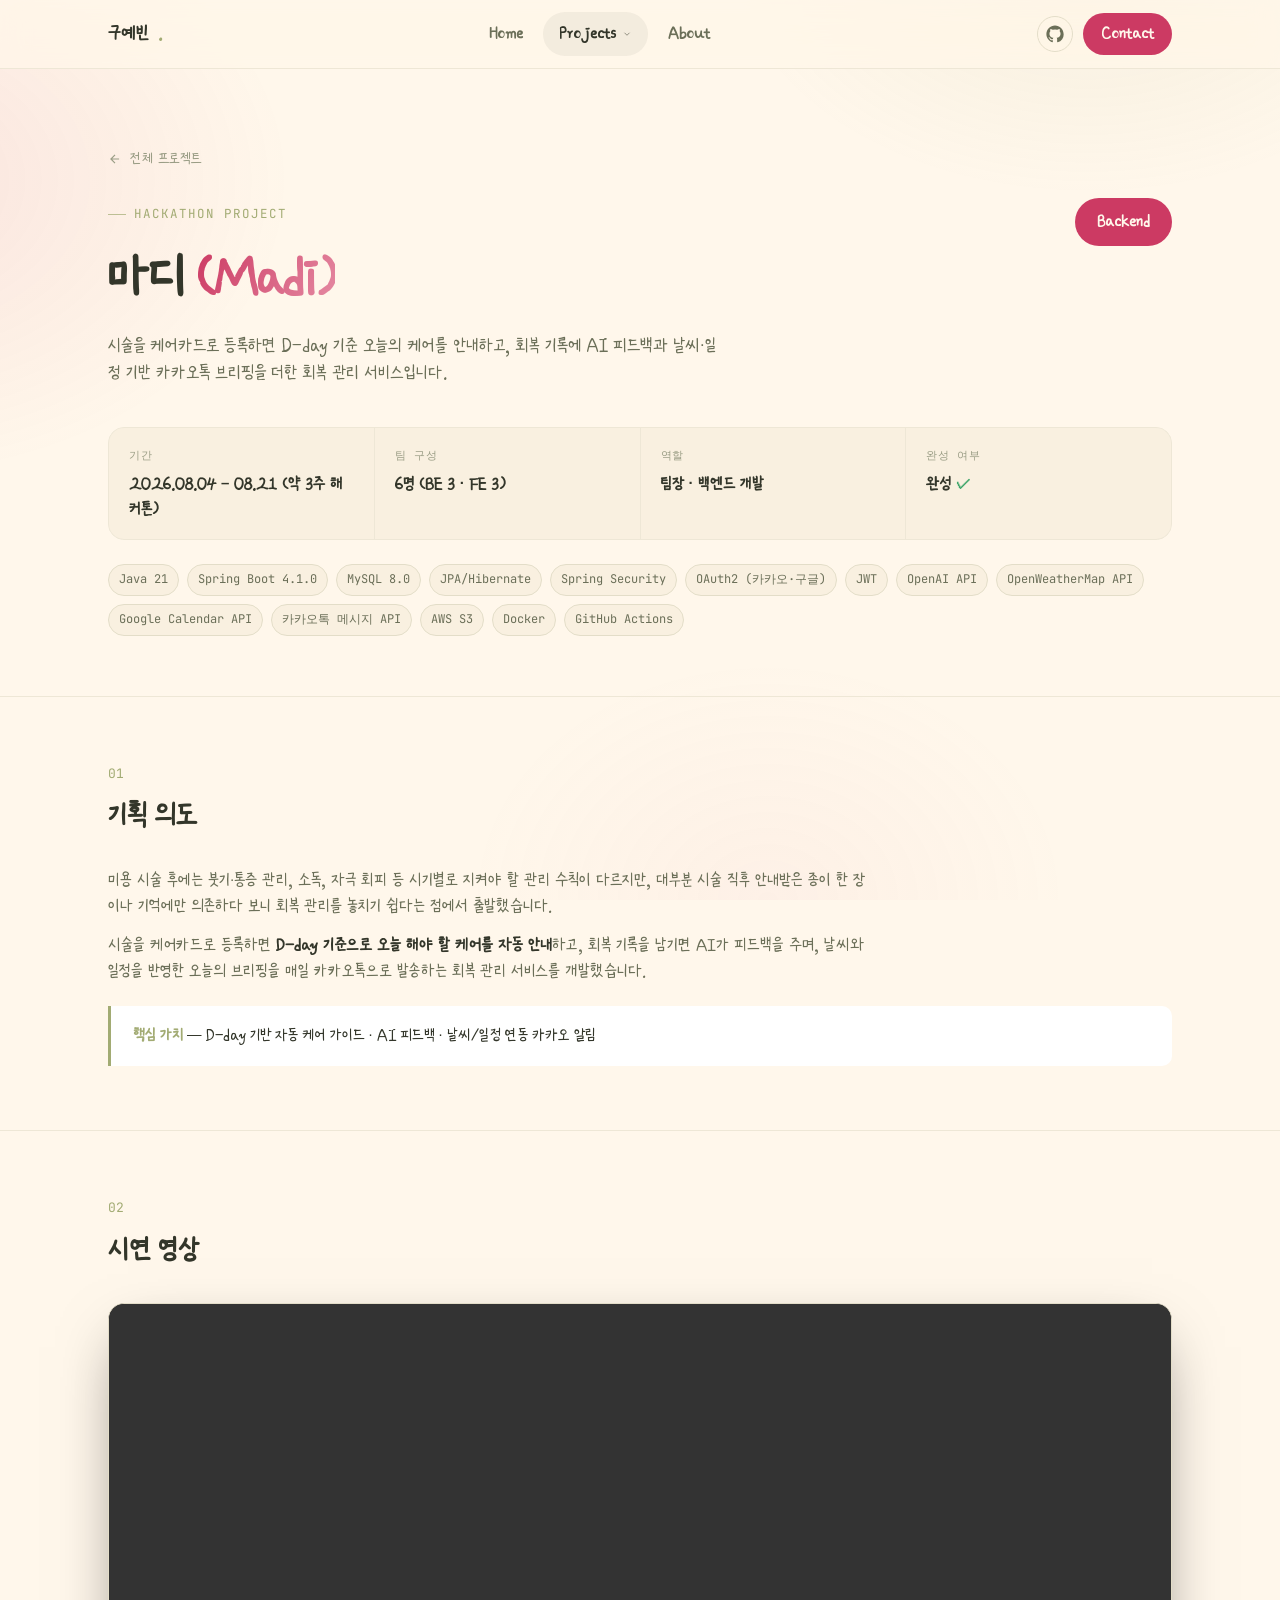
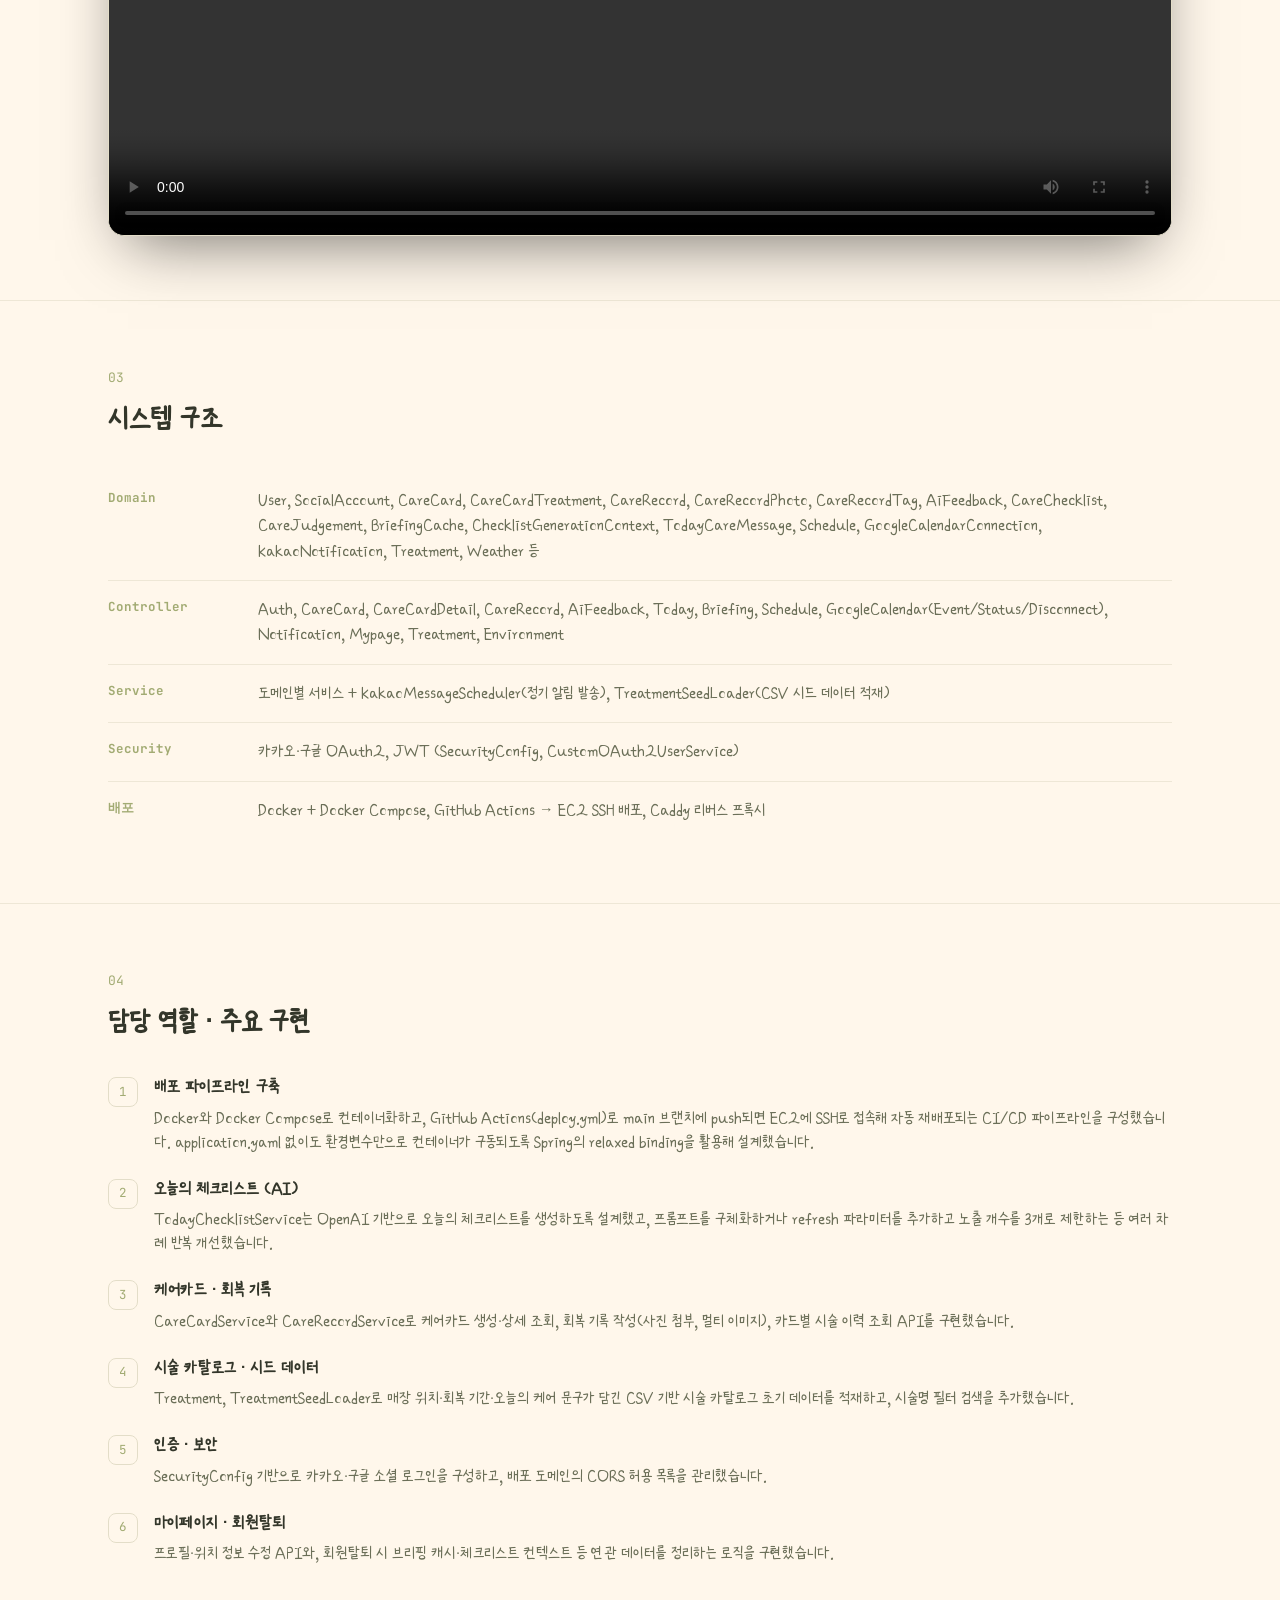
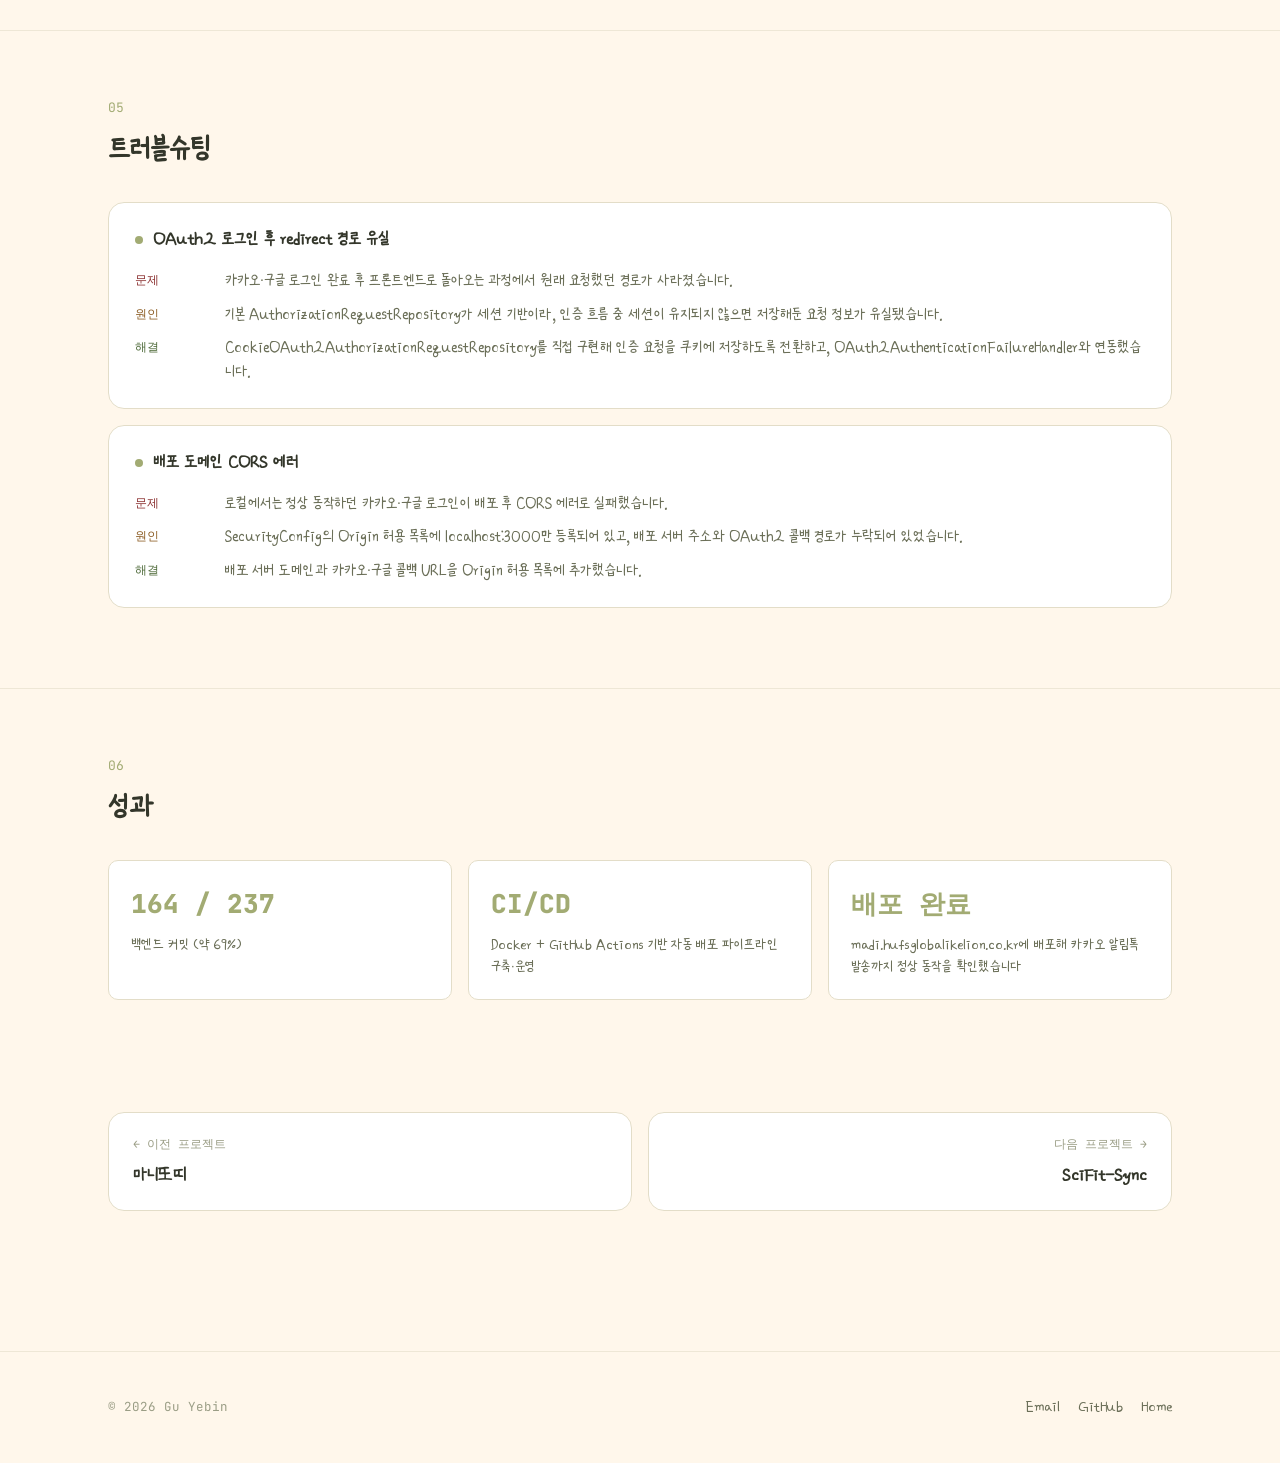
<file: projects/madi.html>
<!DOCTYPE html>
<html lang="ko">
<head>
<meta charset="UTF-8">
<meta name="viewport" content="width=device-width, initial-scale=1.0">
<title>마디 (Madi) — 구예빈의 포트폴리오</title>
<meta name="description" content="시술 후 회복을 관리해주는 AI 기반 데일리 케어 서비스, 마디(Madi) 프로젝트 상세 페이지입니다.">
<link rel="stylesheet" href="../style.css?v=20261005b">
</head>
<body>

<nav class="navbar">
  <div class="nav-inner">
    <a href="../index.html" class="nav-logo">구예빈<span class="dot">.</span></a>
    <div class="nav-menu">
      <div class="nav-item"><a href="../index.html" class="nav-link">Home</a></div>
      <div class="nav-item has-dropdown">
        <a href="../index.html#projects" class="nav-link active">
          Projects
          <svg class="caret" viewBox="0 0 24 24" fill="none" stroke="currentColor" stroke-width="2"><polyline points="6 9 12 15 18 9"/></svg>
        </a>
        <div class="dropdown">
          <a href="madi.html" class="dropdown-link">
            <div class="dropdown-badge">Ma</div>
            <div class="dropdown-text"><div class="t">마디 (Madi)</div><div class="d">시술 후 회복 관리 서비스</div></div>
          </a>
                    <a href="scifit-sync.html" class="dropdown-link">
            <div class="dropdown-badge">Sf</div>
            <div class="dropdown-text"><div class="t">SciFit-Sync</div><div class="d">RAG 기반 맞춤 운동 루틴 앱</div></div>
          </a>
          <a href="roomfit.html" class="dropdown-link">
            <div class="dropdown-badge">Rf</div>
            <div class="dropdown-text"><div class="t">Roomfit</div><div class="d">룸메이트 매칭 서비스</div></div>
          </a>
          <a href="hufjok.html" class="dropdown-link">
            <div class="dropdown-badge">Hj</div>
            <div class="dropdown-text"><div class="t">HUFJOK</div><div class="d">외대생 전용 시험자료 공유 플랫폼</div></div>
          </a>
          <a href="unibiz.html" class="dropdown-link">
            <div class="dropdown-badge">Ub</div>
            <div class="dropdown-text"><div class="t">UniBiz</div><div class="d">소상공인·대학생 매칭 플랫폼</div></div>
          </a>
          <a href="manitotti.html" class="dropdown-link">
            <div class="dropdown-badge">Mn</div>
            <div class="dropdown-text"><div class="t">마니또띠</div><div class="d">마니또 매칭 서비스</div></div>
          </a>
        </div>
      </div>
      <div class="nav-item"><a href="../about.html" class="nav-link">About</a></div>
    </div>
    <div class="nav-cta">
      <a href="https://github.com/14thLikeLion5TeamHackathon/BE" target="_blank" rel="noopener" class="icon-btn gh-desktop" aria-label="GitHub">
        <svg width="18" height="18" viewBox="0 0 24 24" fill="currentColor"><path d="M12 .5C5.73.5.5 5.73.5 12c0 5.08 3.29 9.39 7.86 10.91.57.1.78-.25.78-.55 0-.27-.01-1.17-.02-2.12-3.2.7-3.88-1.36-3.88-1.36-.52-1.34-1.28-1.7-1.28-1.7-1.05-.72.08-.7.08-.7 1.16.08 1.77 1.19 1.77 1.19 1.03 1.77 2.7 1.26 3.36.96.1-.75.4-1.26.73-1.55-2.56-.29-5.26-1.28-5.26-5.7 0-1.26.45-2.29 1.19-3.09-.12-.29-.52-1.46.11-3.05 0 0 .97-.31 3.18 1.18a11.05 11.05 0 0 1 5.79 0c2.2-1.49 3.17-1.18 3.17-1.18.64 1.59.24 2.76.12 3.05.74.8 1.18 1.83 1.18 3.09 0 4.43-2.7 5.4-5.28 5.69.42.36.78 1.07.78 2.17 0 1.57-.01 2.83-.01 3.22 0 .3.2.66.79.55A10.53 10.53 0 0 0 23.5 12C23.5 5.73 18.27.5 12 .5Z"/></svg>
      </a>
      <a href="https://mail.google.com/mail/?view=cm&fs=1&to=kuyebin@hufs.ac.kr" target="_blank" rel="noopener" class="btn btn-primary" style="padding:9px 18px;">Contact</a>
      <button class="nav-toggle" aria-label="메뉴 열기">
        <svg viewBox="0 0 24 24" fill="none" stroke="currentColor" stroke-width="2"><line x1="4" y1="7" x2="20" y2="7"/><line x1="4" y1="12" x2="20" y2="12"/><line x1="4" y1="17" x2="20" y2="17"/></svg>
      </button>
    </div>
  </div>
  <div class="mobile-menu">
    <a href="../index.html">Home</a>
    <a href="../index.html#projects">Projects</a>
    <div class="mm-sub">
      <a href="madi.html">→ 마디 (Madi)</a>
            <a href="scifit-sync.html">→ SciFit-Sync</a>
      <a href="roomfit.html">→ Roomfit</a>
      <a href="hufjok.html">→ HUFJOK</a>
      <a href="unibiz.html">→ UniBiz</a>
      <a href="manitotti.html">→ 마니또띠</a>
    </div>
    <a href="../about.html">About</a>
  </div>
</nav>

<header class="p-hero">
  <div class="container">
    <a href="../index.html#projects" class="p-back">
      <svg viewBox="0 0 24 24" fill="none" stroke="currentColor" stroke-width="2"><path d="M19 12H5M12 19l-7-7 7-7"/></svg>
      전체 프로젝트
    </a>
    <div class="p-title-row">
      <div>
        <div class="eyebrow">Hackathon Project</div>
        <h1 class="p-title">마디 <span class="grad-text">(Madi)</span></h1>
        <p class="p-tagline">시술을 케어카드로 등록하면 D-day 기준 오늘의 케어를 안내하고, 회복 기록에 AI 피드백과 날씨·일정 기반 카카오톡 브리핑을 더한 회복 관리 서비스입니다.</p>
      </div>
      <div class="p-links">
        <a href="https://github.com/14thLikeLion5TeamHackathon/BE" target="_blank" rel="noopener" class="btn btn-primary">Backend</a>      </div>
    </div>

    <div class="p-meta-grid">
      <div class="p-meta-cell"><span class="k">기간</span><div class="v">2026.08.04 – 08.21 (약 3주 해커톤)</div></div>
      <div class="p-meta-cell"><span class="k">팀 구성</span><div class="v">6명 (BE 3 · FE 3)</div></div>
      <div class="p-meta-cell"><span class="k">역할</span><div class="v">팀장 · 백엔드 개발</div></div>
      <div class="p-meta-cell"><span class="k">완성 여부</span><div class="v">완성 <span style="color:var(--success);">✓</span></div></div>
    </div>

    <div class="p-tags-row">
      <span class="tag">Java 21</span><span class="tag">Spring Boot 4.1.0</span><span class="tag">MySQL 8.0</span>
      <span class="tag">JPA/Hibernate</span><span class="tag">Spring Security</span><span class="tag">OAuth2 (카카오·구글)</span>
      <span class="tag">JWT</span><span class="tag">OpenAI API</span><span class="tag">OpenWeatherMap API</span>
      <span class="tag">Google Calendar API</span><span class="tag">카카오톡 메시지 API</span><span class="tag">AWS S3</span>
      <span class="tag">Docker</span><span class="tag">GitHub Actions</span>
    </div>
  </div>
</header>

<section class="p-section">
  <div class="container">
    <div class="p-section-head reveal">
      <span class="num">01</span>
      <h2>기획 의도</h2>
    </div>
    <div class="prose reveal">
      <p>미용 시술 후에는 붓기·통증 관리, 소독, 자극 회피 등 시기별로 지켜야 할 관리 수칙이 다르지만, 대부분 시술 직후 안내받은 종이 한 장이나 기억에만 의존하다 보니 회복 관리를 놓치기 쉽다는 점에서 출발했습니다.</p>
      <p>시술을 케어카드로 등록하면 <strong>D-day 기준으로 오늘 해야 할 케어를 자동 안내</strong>하고, 회복 기록을 남기면 AI가 피드백을 주며, 날씨와 일정을 반영한 오늘의 브리핑을 매일 카카오톡으로 발송하는 회복 관리 서비스를 개발했습니다.</p>
    </div>
    <div class="value-box reveal"><b>핵심 가치</b> — D-day 기반 자동 케어 가이드 · AI 피드백 · 날씨/일정 연동 카카오 알림</div>
  </div>
</section>

<section class="p-section">
  <div class="container">
    <div class="p-section-head reveal">
      <span class="num">02</span>
      <h2>시연 영상</h2>
    </div>
    <div class="video-frame reveal">
      <video controls preload="metadata">
        <source src="../assets/videos/madi.mp4" type="video/mp4">
        브라우저가 video 태그를 지원하지 않습니다.
      </video>
    </div>
  </div>
</section>

<section class="p-section">
  <div class="container">
    <div class="p-section-head reveal">
      <span class="num">03</span>
      <h2>시스템 구조</h2>
    </div>
    <table class="arch-table reveal">
      <tr><td>Domain</td><td>User, SocialAccount, CareCard, CareCardTreatment, CareRecord, CareRecordPhoto, CareRecordTag, AiFeedback, CareChecklist, CareJudgement, BriefingCache, ChecklistGenerationContext, TodayCareMessage, Schedule, GoogleCalendarConnection, KakaoNotification, Treatment, Weather 등</td></tr>
      <tr><td>Controller</td><td>Auth, CareCard, CareCardDetail, CareRecord, AiFeedback, Today, Briefing, Schedule, GoogleCalendar(Event/Status/Disconnect), Notification, Mypage, Treatment, Environment</td></tr>
      <tr><td>Service</td><td>도메인별 서비스 + KakaoMessageScheduler(정기 알림 발송), TreatmentSeedLoader(CSV 시드 데이터 적재)</td></tr>
      <tr><td>Security</td><td>카카오·구글 OAuth2, JWT (SecurityConfig, CustomOAuth2UserService)</td></tr>
      <tr><td>배포</td><td>Docker + Docker Compose, GitHub Actions → EC2 SSH 배포, Caddy 리버스 프록시</td></tr>
    </table>
  </div>
</section>

<section class="p-section">
  <div class="container">
    <div class="p-section-head reveal">
      <span class="num">04</span>
      <h2>담당 역할 · 주요 구현</h2>
    </div>
    <div class="role-list reveal">
      <div class="role-item">
        <div class="role-num">1</div>
        <div>
          <h4>배포 파이프라인 구축</h4>
          <p>Docker와 Docker Compose로 컨테이너화하고, GitHub Actions(deploy.yml)로 main 브랜치에 push되면 EC2에 SSH로 접속해 자동 재배포되는 CI/CD 파이프라인을 구성했습니다. application.yaml 없이도 환경변수만으로 컨테이너가 구동되도록 Spring의 relaxed binding을 활용해 설계했습니다.</p>
        </div>
      </div>
      <div class="role-item">
        <div class="role-num">2</div>
        <div>
          <h4>오늘의 체크리스트 (AI)</h4>
          <p>TodayChecklistService는 OpenAI 기반으로 오늘의 체크리스트를 생성하도록 설계했고, 프롬프트를 구체화하거나 refresh 파라미터를 추가하고 노출 개수를 3개로 제한하는 등 여러 차례 반복 개선했습니다.</p>
        </div>
      </div>
      <div class="role-item">
        <div class="role-num">3</div>
        <div>
          <h4>케어카드 · 회복 기록</h4>
          <p>CareCardService와 CareRecordService로 케어카드 생성·상세 조회, 회복 기록 작성(사진 첨부, 멀티 이미지), 카드별 시술 이력 조회 API를 구현했습니다.</p>
        </div>
      </div>
      <div class="role-item">
        <div class="role-num">4</div>
        <div>
          <h4>시술 카탈로그 · 시드 데이터</h4>
          <p>Treatment, TreatmentSeedLoader로 매장 위치·회복 기간·오늘의 케어 문구가 담긴 CSV 기반 시술 카탈로그 초기 데이터를 적재하고, 시술명 필터 검색을 추가했습니다.</p>
        </div>
      </div>
      <div class="role-item">
        <div class="role-num">5</div>
        <div>
          <h4>인증 · 보안</h4>
          <p>SecurityConfig 기반으로 카카오·구글 소셜 로그인을 구성하고, 배포 도메인의 CORS 허용 목록을 관리했습니다.</p>
        </div>
      </div>
      <div class="role-item">
        <div class="role-num">6</div>
        <div>
          <h4>마이페이지 · 회원탈퇴</h4>
          <p>프로필·위치 정보 수정 API와, 회원탈퇴 시 브리핑 캐시·체크리스트 컨텍스트 등 연관 데이터를 정리하는 로직을 구현했습니다.</p>
        </div>
      </div>
    </div>
  </div>
</section>

<section class="p-section">
  <div class="container">
    <div class="p-section-head reveal">
      <span class="num">05</span>
      <h2>트러블슈팅</h2>
    </div>
    <div class="reveal">
      <div class="trouble-card">
        <h4>OAuth2 로그인 후 redirect 경로 유실</h4>
        <div class="trouble-row"><span class="tag-label problem">문제</span><p>카카오·구글 로그인 완료 후 프론트엔드로 돌아오는 과정에서 원래 요청했던 경로가 사라졌습니다.</p></div>
        <div class="trouble-row"><span class="tag-label cause">원인</span><p>기본 AuthorizationRequestRepository가 세션 기반이라, 인증 흐름 중 세션이 유지되지 않으면 저장해둔 요청 정보가 유실됐습니다.</p></div>
        <div class="trouble-row"><span class="tag-label fix">해결</span><p>CookieOAuth2AuthorizationRequestRepository를 직접 구현해 인증 요청을 쿠키에 저장하도록 전환하고, OAuth2AuthenticationFailureHandler와 연동했습니다.</p></div>
      </div>
      <div class="trouble-card">
        <h4>배포 도메인 CORS 에러</h4>
        <div class="trouble-row"><span class="tag-label problem">문제</span><p>로컬에서는 정상 동작하던 카카오·구글 로그인이 배포 후 CORS 에러로 실패했습니다.</p></div>
        <div class="trouble-row"><span class="tag-label cause">원인</span><p>SecurityConfig의 Origin 허용 목록에 localhost:3000만 등록되어 있고, 배포 서버 주소와 OAuth2 콜백 경로가 누락되어 있었습니다.</p></div>
        <div class="trouble-row"><span class="tag-label fix">해결</span><p>배포 서버 도메인과 카카오·구글 콜백 URL을 Origin 허용 목록에 추가했습니다.</p></div>
      </div>
    </div>
  </div>
</section>

<section class="p-section">
  <div class="container">
    <div class="p-section-head reveal">
      <span class="num">06</span>
      <h2>성과</h2>
    </div>
    <div class="outcome-grid reveal">
      <div class="outcome-card"><div class="v">164 / 237</div><div class="l">백엔드 커밋 (약 69%)</div></div>
      <div class="outcome-card"><div class="v">CI/CD</div><div class="l">Docker + GitHub Actions 기반 자동 배포 파이프라인 구축·운영</div></div>
      <div class="outcome-card"><div class="v">배포 완료</div><div class="l">madi.hufsglobalikelion.co.kr에 배포해 카카오 알림톡 발송까지 정상 동작을 확인했습니다</div></div>
    </div>
  </div>
</section>

<div class="container">
  <div class="p-nav">
    <a href="manitotti.html" class="p-nav-link"><span class="dir">← 이전 프로젝트</span><span class="name">마니또띠</span></a>
    <a href="scifit-sync.html" class="p-nav-link next"><span class="dir">다음 프로젝트 →</span><span class="name">SciFit-Sync</span></a>
  </div>
</div>

<footer class="site-footer">
  <div class="container">
    <div class="footer-row">
      <span class="copyright">© 2026 Gu Yebin</span>
      <div class="footer-links">
        <a href="https://mail.google.com/mail/?view=cm&fs=1&to=kuyebin@hufs.ac.kr" target="_blank" rel="noopener">Email</a>
        <a href="https://github.com/Yebin0319" target="_blank" rel="noopener">GitHub</a>
        <a href="../index.html">Home</a>
      </div>
    </div>
  </div>
</footer>

<script src="../main.js?v=20261005b"></script>
</body>
</html>
</file>
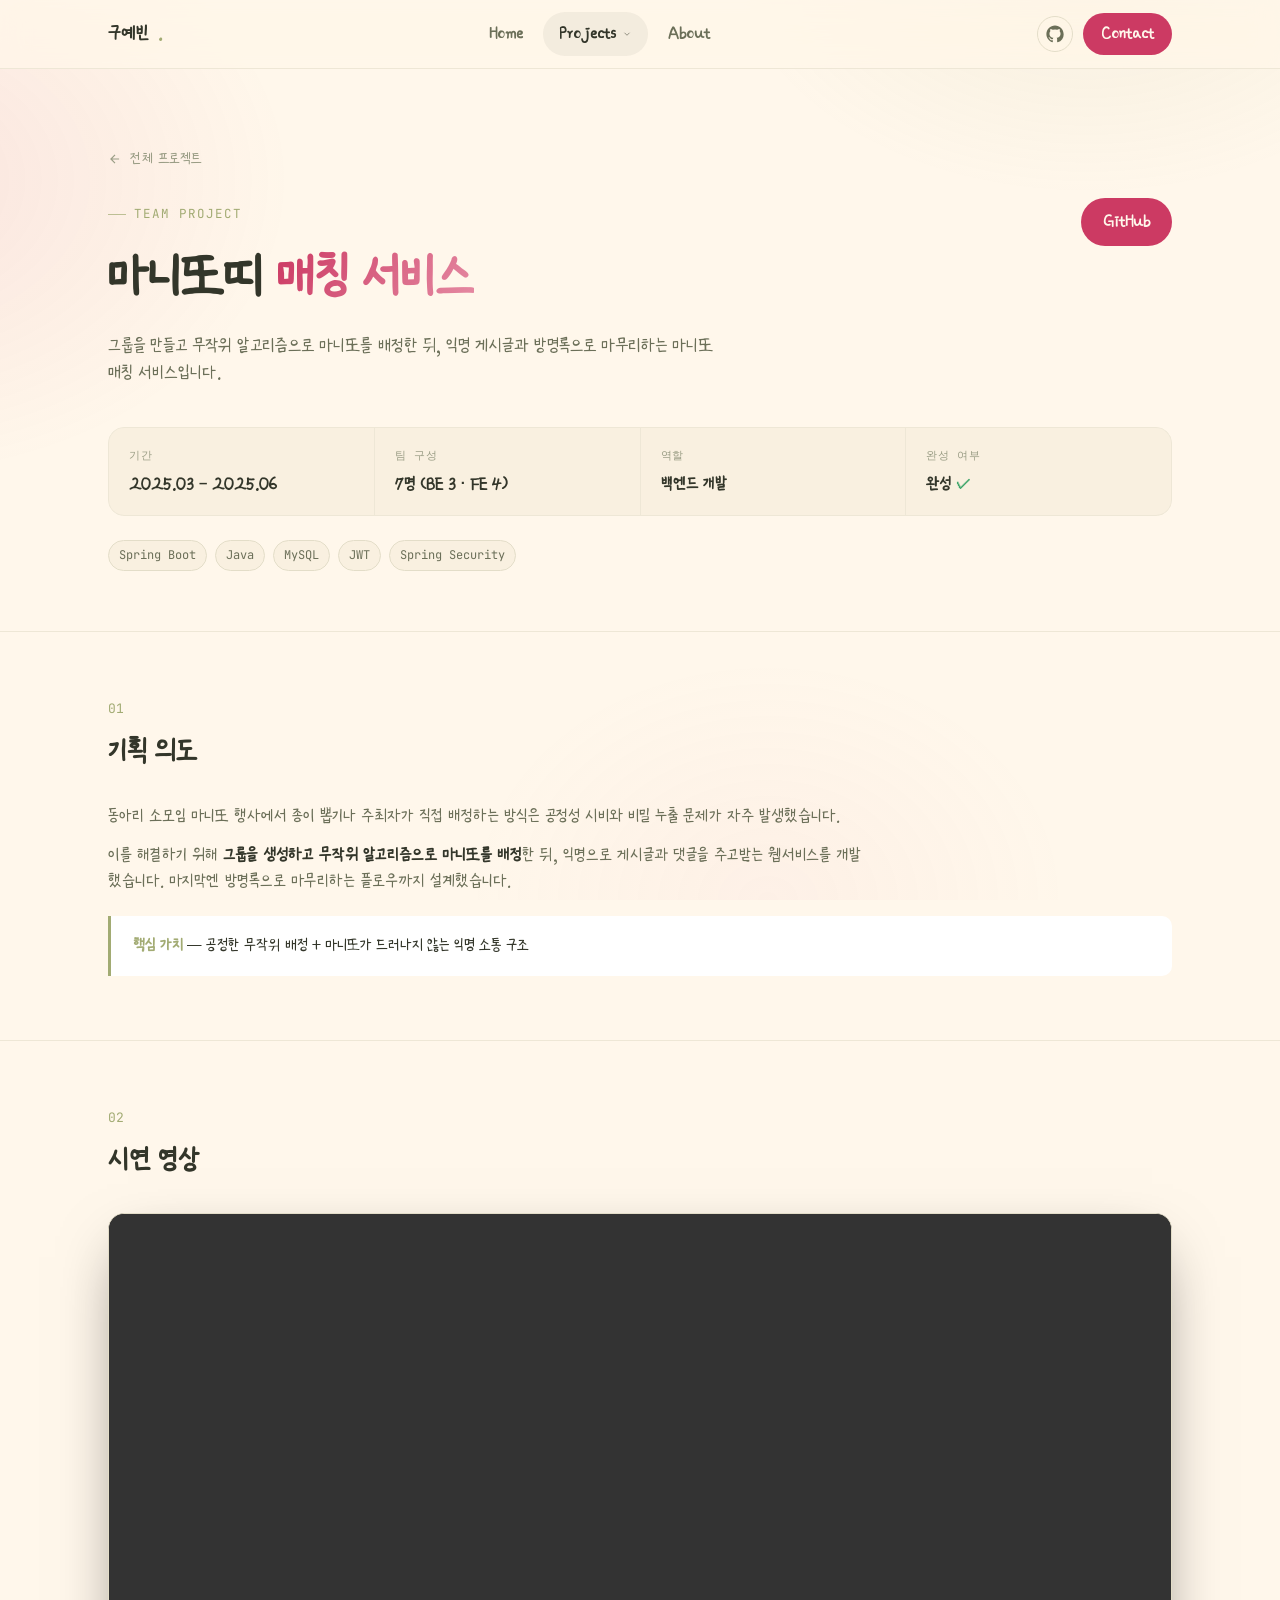
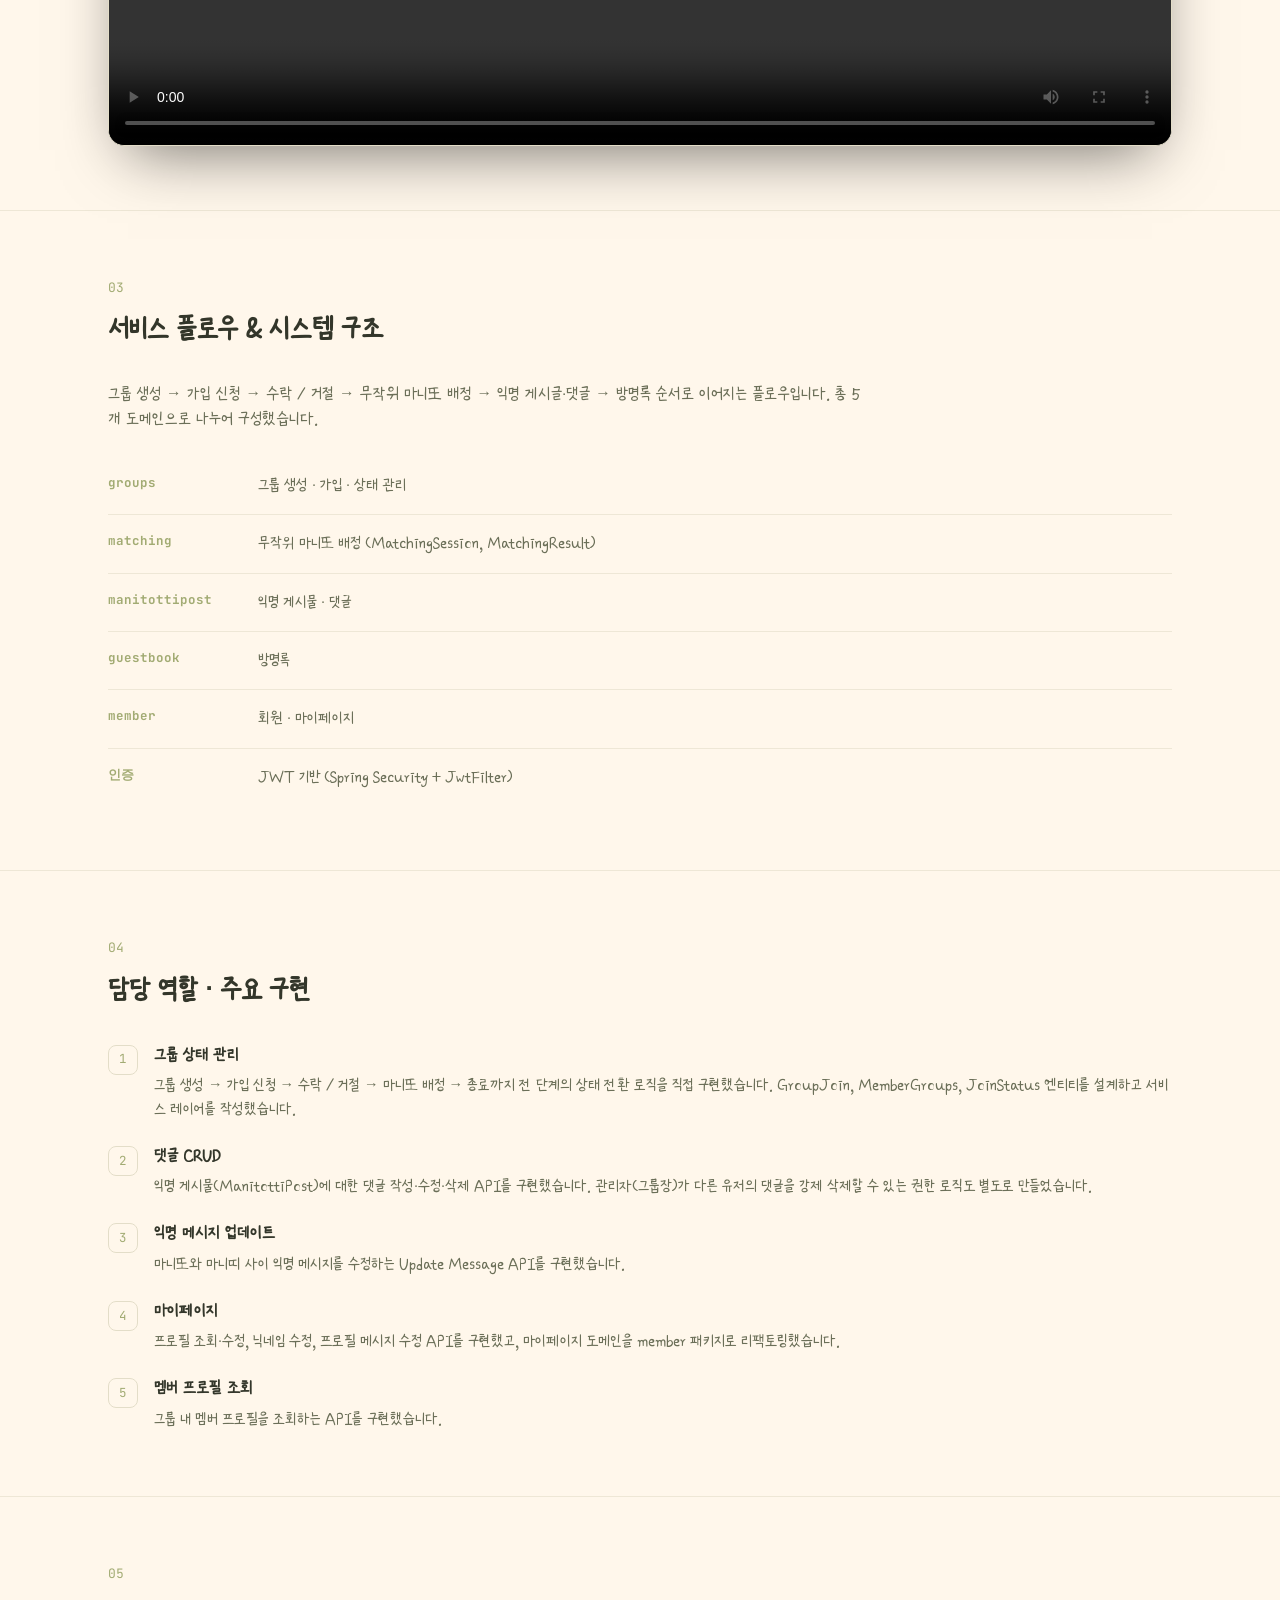
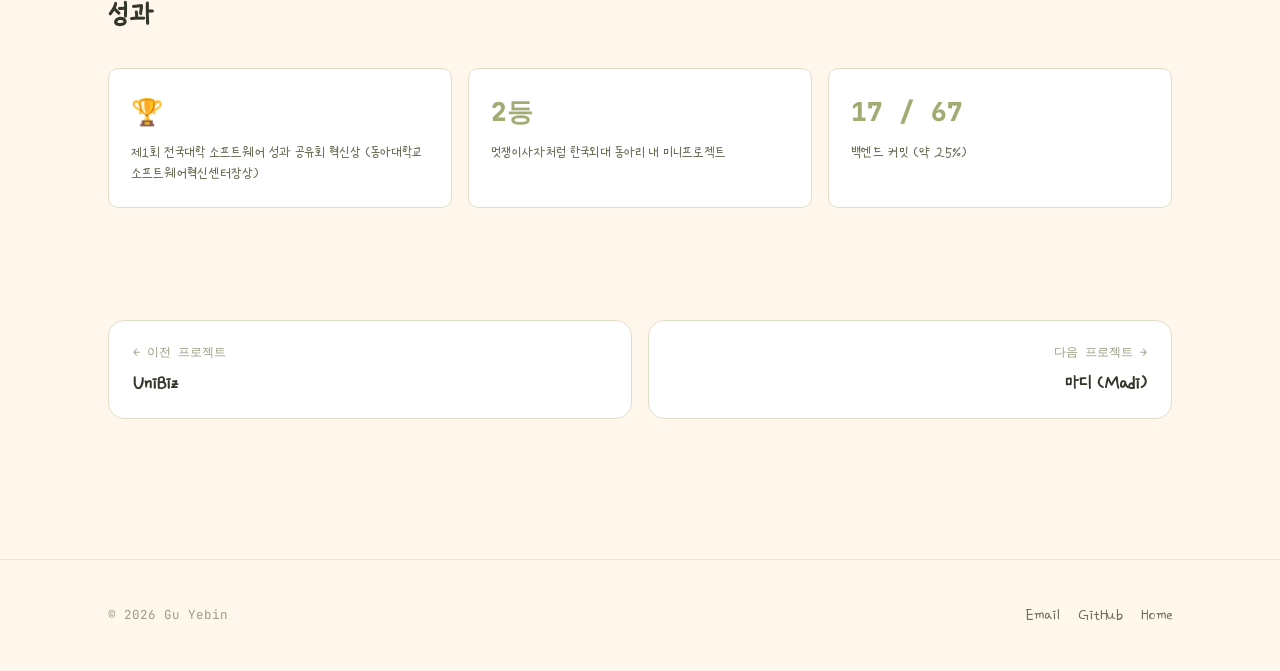
<file: projects/manitotti.html>
<!DOCTYPE html>
<html lang="ko">
<head>
<meta charset="UTF-8">
<meta name="viewport" content="width=device-width, initial-scale=1.0">
<title>마니또띠 — 구예빈의 포트폴리오</title>
<meta name="description" content="무작위 배정과 익명 소통으로 완성한 마니또 매칭 서비스, 마니또띠 프로젝트 상세 페이지입니다.">
<link rel="stylesheet" href="../style.css?v=20261005b">
</head>
<body>

<nav class="navbar">
  <div class="nav-inner">
    <a href="../index.html" class="nav-logo">구예빈<span class="dot">.</span></a>
    <div class="nav-menu">
      <div class="nav-item"><a href="../index.html" class="nav-link">Home</a></div>
      <div class="nav-item has-dropdown">
        <a href="../index.html#projects" class="nav-link active">
          Projects
          <svg class="caret" viewBox="0 0 24 24" fill="none" stroke="currentColor" stroke-width="2"><polyline points="6 9 12 15 18 9"/></svg>
        </a>
        <div class="dropdown">
          <a href="madi.html" class="dropdown-link">
            <div class="dropdown-badge">Ma</div>
            <div class="dropdown-text"><div class="t">마디 (Madi)</div><div class="d">시술 후 회복 관리 서비스</div></div>
          </a>
                    <a href="scifit-sync.html" class="dropdown-link">
            <div class="dropdown-badge">Sf</div>
            <div class="dropdown-text"><div class="t">SciFit-Sync</div><div class="d">RAG 기반 맞춤 운동 루틴 앱</div></div>
          </a>
          <a href="roomfit.html" class="dropdown-link">
            <div class="dropdown-badge">Rf</div>
            <div class="dropdown-text"><div class="t">Roomfit</div><div class="d">룸메이트 매칭 서비스</div></div>
          </a>
          <a href="hufjok.html" class="dropdown-link">
            <div class="dropdown-badge">Hj</div>
            <div class="dropdown-text"><div class="t">HUFJOK</div><div class="d">외대생 전용 시험자료 공유 플랫폼</div></div>
          </a>
          <a href="unibiz.html" class="dropdown-link">
            <div class="dropdown-badge">Ub</div>
            <div class="dropdown-text"><div class="t">UniBiz</div><div class="d">소상공인·대학생 매칭 플랫폼</div></div>
          </a>
          <a href="manitotti.html" class="dropdown-link">
            <div class="dropdown-badge">Mn</div>
            <div class="dropdown-text"><div class="t">마니또띠</div><div class="d">마니또 매칭 서비스</div></div>
          </a>
        </div>
      </div>
      <div class="nav-item"><a href="../about.html" class="nav-link">About</a></div>
    </div>
    <div class="nav-cta">
      <a href="https://github.com/Manitotti" target="_blank" rel="noopener" class="icon-btn gh-desktop" aria-label="GitHub">
        <svg width="18" height="18" viewBox="0 0 24 24" fill="currentColor"><path d="M12 .5C5.73.5.5 5.73.5 12c0 5.08 3.29 9.39 7.86 10.91.57.1.78-.25.78-.55 0-.27-.01-1.17-.02-2.12-3.2.7-3.88-1.36-3.88-1.36-.52-1.34-1.28-1.7-1.28-1.7-1.05-.72.08-.7.08-.7 1.16.08 1.77 1.19 1.77 1.19 1.03 1.77 2.7 1.26 3.36.96.1-.75.4-1.26.73-1.55-2.56-.29-5.26-1.28-5.26-5.7 0-1.26.45-2.29 1.19-3.09-.12-.29-.52-1.46.11-3.05 0 0 .97-.31 3.18 1.18a11.05 11.05 0 0 1 5.79 0c2.2-1.49 3.17-1.18 3.17-1.18.64 1.59.24 2.76.12 3.05.74.8 1.18 1.83 1.18 3.09 0 4.43-2.7 5.4-5.28 5.69.42.36.78 1.07.78 2.17 0 1.57-.01 2.83-.01 3.22 0 .3.2.66.79.55A10.53 10.53 0 0 0 23.5 12C23.5 5.73 18.27.5 12 .5Z"/></svg>
      </a>
      <a href="https://mail.google.com/mail/?view=cm&fs=1&to=kuyebin@hufs.ac.kr" target="_blank" rel="noopener" class="btn btn-primary" style="padding:9px 18px;">Contact</a>
      <button class="nav-toggle" aria-label="메뉴 열기">
        <svg viewBox="0 0 24 24" fill="none" stroke="currentColor" stroke-width="2"><line x1="4" y1="7" x2="20" y2="7"/><line x1="4" y1="12" x2="20" y2="12"/><line x1="4" y1="17" x2="20" y2="17"/></svg>
      </button>
    </div>
  </div>
  <div class="mobile-menu">
    <a href="../index.html">Home</a>
    <a href="../index.html#projects">Projects</a>
    <div class="mm-sub">
      <a href="madi.html">→ 마디 (Madi)</a>
            <a href="scifit-sync.html">→ SciFit-Sync</a>
      <a href="roomfit.html">→ Roomfit</a>
      <a href="hufjok.html">→ HUFJOK</a>
      <a href="unibiz.html">→ UniBiz</a>
      <a href="manitotti.html">→ 마니또띠</a>
    </div>
    <a href="../about.html">About</a>
  </div>
</nav>

<header class="p-hero">
  <div class="container">
    <a href="../index.html#projects" class="p-back">
      <svg viewBox="0 0 24 24" fill="none" stroke="currentColor" stroke-width="2"><path d="M19 12H5M12 19l-7-7 7-7"/></svg>
      전체 프로젝트
    </a>
    <div class="p-title-row">
      <div>
        <div class="eyebrow">Team Project</div>
        <h1 class="p-title">마니또띠 <span class="grad-text">매칭 서비스</span></h1>
        <p class="p-tagline">그룹을 만들고 무작위 알고리즘으로 마니또를 배정한 뒤, 익명 게시글과 방명록으로 마무리하는 마니또 매칭 서비스입니다.</p>
      </div>
      <div class="p-links">
        <a href="https://github.com/Manitotti" target="_blank" rel="noopener" class="btn btn-primary">GitHub</a>
      </div>
    </div>

    <div class="p-meta-grid">
      <div class="p-meta-cell"><span class="k">기간</span><div class="v">2025.03 – 2025.06</div></div>
      <div class="p-meta-cell"><span class="k">팀 구성</span><div class="v">7명 (BE 3 · FE 4)</div></div>
      <div class="p-meta-cell"><span class="k">역할</span><div class="v">백엔드 개발</div></div>
      <div class="p-meta-cell"><span class="k">완성 여부</span><div class="v">완성 <span style="color:var(--success);">✓</span></div></div>
    </div>

    <div class="p-tags-row">
      <span class="tag">Spring Boot</span><span class="tag">Java</span><span class="tag">MySQL</span><span class="tag">JWT</span><span class="tag">Spring Security</span>
    </div>
  </div>
</header>

<section class="p-section">
  <div class="container">
    <div class="p-section-head reveal">
      <span class="num">01</span>
      <h2>기획 의도</h2>
    </div>
    <div class="prose reveal">
      <p>동아리 소모임 마니또 행사에서 종이 뽑기나 주최자가 직접 배정하는 방식은 공정성 시비와 비밀 누출 문제가 자주 발생했습니다.</p>
      <p>이를 해결하기 위해 <strong>그룹을 생성하고 무작위 알고리즘으로 마니또를 배정</strong>한 뒤, 익명으로 게시글과 댓글을 주고받는 웹서비스를 개발했습니다. 마지막엔 방명록으로 마무리하는 플로우까지 설계했습니다.</p>
    </div>
    <div class="value-box reveal"><b>핵심 가치</b> — 공정한 무작위 배정 + 마니또가 드러나지 않는 익명 소통 구조</div>
  </div>
</section>

<section class="p-section">
  <div class="container">
    <div class="p-section-head reveal">
      <span class="num">02</span>
      <h2>시연 영상</h2>
    </div>
    <div class="video-frame reveal">
      <video controls preload="metadata">
        <source src="../assets/videos/manitotti.mp4" type="video/mp4">
        브라우저가 video 태그를 지원하지 않습니다.
      </video>
    </div>
  </div>
</section>

<section class="p-section">
  <div class="container">
    <div class="p-section-head reveal">
      <span class="num">03</span>
      <h2>서비스 플로우 & 시스템 구조</h2>
    </div>
    <div class="prose reveal" style="margin-bottom:24px;">
      <p>그룹 생성 → 가입 신청 → 수락 / 거절 → 무작위 마니또 배정 → 익명 게시글·댓글 → 방명록 순서로 이어지는 플로우입니다. 총 5개 도메인으로 나누어 구성했습니다.</p>
    </div>
    <table class="arch-table reveal">
      <tr><td>groups</td><td>그룹 생성 · 가입 · 상태 관리</td></tr>
      <tr><td>matching</td><td>무작위 마니또 배정 (MatchingSession, MatchingResult)</td></tr>
      <tr><td>manitottipost</td><td>익명 게시물 · 댓글</td></tr>
      <tr><td>guestbook</td><td>방명록</td></tr>
      <tr><td>member</td><td>회원 · 마이페이지</td></tr>
      <tr><td>인증</td><td>JWT 기반 (Spring Security + JwtFilter)</td></tr>
    </table>
  </div>
</section>

<section class="p-section">
  <div class="container">
    <div class="p-section-head reveal">
      <span class="num">04</span>
      <h2>담당 역할 · 주요 구현</h2>
    </div>
    <div class="role-list reveal">
      <div class="role-item">
        <div class="role-num">1</div>
        <div>
          <h4>그룹 상태 관리</h4>
          <p>그룹 생성 → 가입 신청 → 수락 / 거절 → 마니또 배정 → 종료까지 전 단계의 상태 전환 로직을 직접 구현했습니다. GroupJoin, MemberGroups, JoinStatus 엔티티를 설계하고 서비스 레이어를 작성했습니다.</p>
        </div>
      </div>
      <div class="role-item">
        <div class="role-num">2</div>
        <div>
          <h4>댓글 CRUD</h4>
          <p>익명 게시물(ManitottiPost)에 대한 댓글 작성·수정·삭제 API를 구현했습니다. 관리자(그룹장)가 다른 유저의 댓글을 강제 삭제할 수 있는 권한 로직도 별도로 만들었습니다.</p>
        </div>
      </div>
      <div class="role-item">
        <div class="role-num">3</div>
        <div>
          <h4>익명 메시지 업데이트</h4>
          <p>마니또와 마니띠 사이 익명 메시지를 수정하는 Update Message API를 구현했습니다.</p>
        </div>
      </div>
      <div class="role-item">
        <div class="role-num">4</div>
        <div>
          <h4>마이페이지</h4>
          <p>프로필 조회·수정, 닉네임 수정, 프로필 메시지 수정 API를 구현했고, 마이페이지 도메인을 member 패키지로 리팩토링했습니다.</p>
        </div>
      </div>
      <div class="role-item">
        <div class="role-num">5</div>
        <div>
          <h4>멤버 프로필 조회</h4>
          <p>그룹 내 멤버 프로필을 조회하는 API를 구현했습니다.</p>
        </div>
      </div>
    </div>
  </div>
</section>

<section class="p-section">
  <div class="container">
    <div class="p-section-head reveal">
      <span class="num">05</span>
      <h2>성과</h2>
    </div>
    <div class="outcome-grid reveal">
      <div class="outcome-card"><div class="v">🏆</div><div class="l">제1회 전국대학 소프트웨어 성과 공유회 혁신상 (동아대학교 소프트웨어혁신센터장상)</div></div>
      <div class="outcome-card"><div class="v">2등</div><div class="l">멋쟁이사자처럼 한국외대 동아리 내 미니프로젝트</div></div>
      <div class="outcome-card"><div class="v">17 / 67</div><div class="l">백엔드 커밋 (약 25%)</div></div>
    </div>
  </div>
</section>

<div class="container">
  <div class="p-nav">
    <a href="unibiz.html" class="p-nav-link"><span class="dir">← 이전 프로젝트</span><span class="name">UniBiz</span></a>
    <a href="madi.html" class="p-nav-link next"><span class="dir">다음 프로젝트 →</span><span class="name">마디 (Madi)</span></a>
  </div>
</div>

<footer class="site-footer">
  <div class="container">
    <div class="footer-row">
      <span class="copyright">© 2026 Gu Yebin</span>
      <div class="footer-links">
        <a href="https://mail.google.com/mail/?view=cm&fs=1&to=kuyebin@hufs.ac.kr" target="_blank" rel="noopener">Email</a>
        <a href="https://github.com/Yebin0319" target="_blank" rel="noopener">GitHub</a>
        <a href="../index.html">Home</a>
      </div>
    </div>
  </div>
</footer>

<script src="../main.js?v=20261005b"></script>
</body>
</html>
</file>
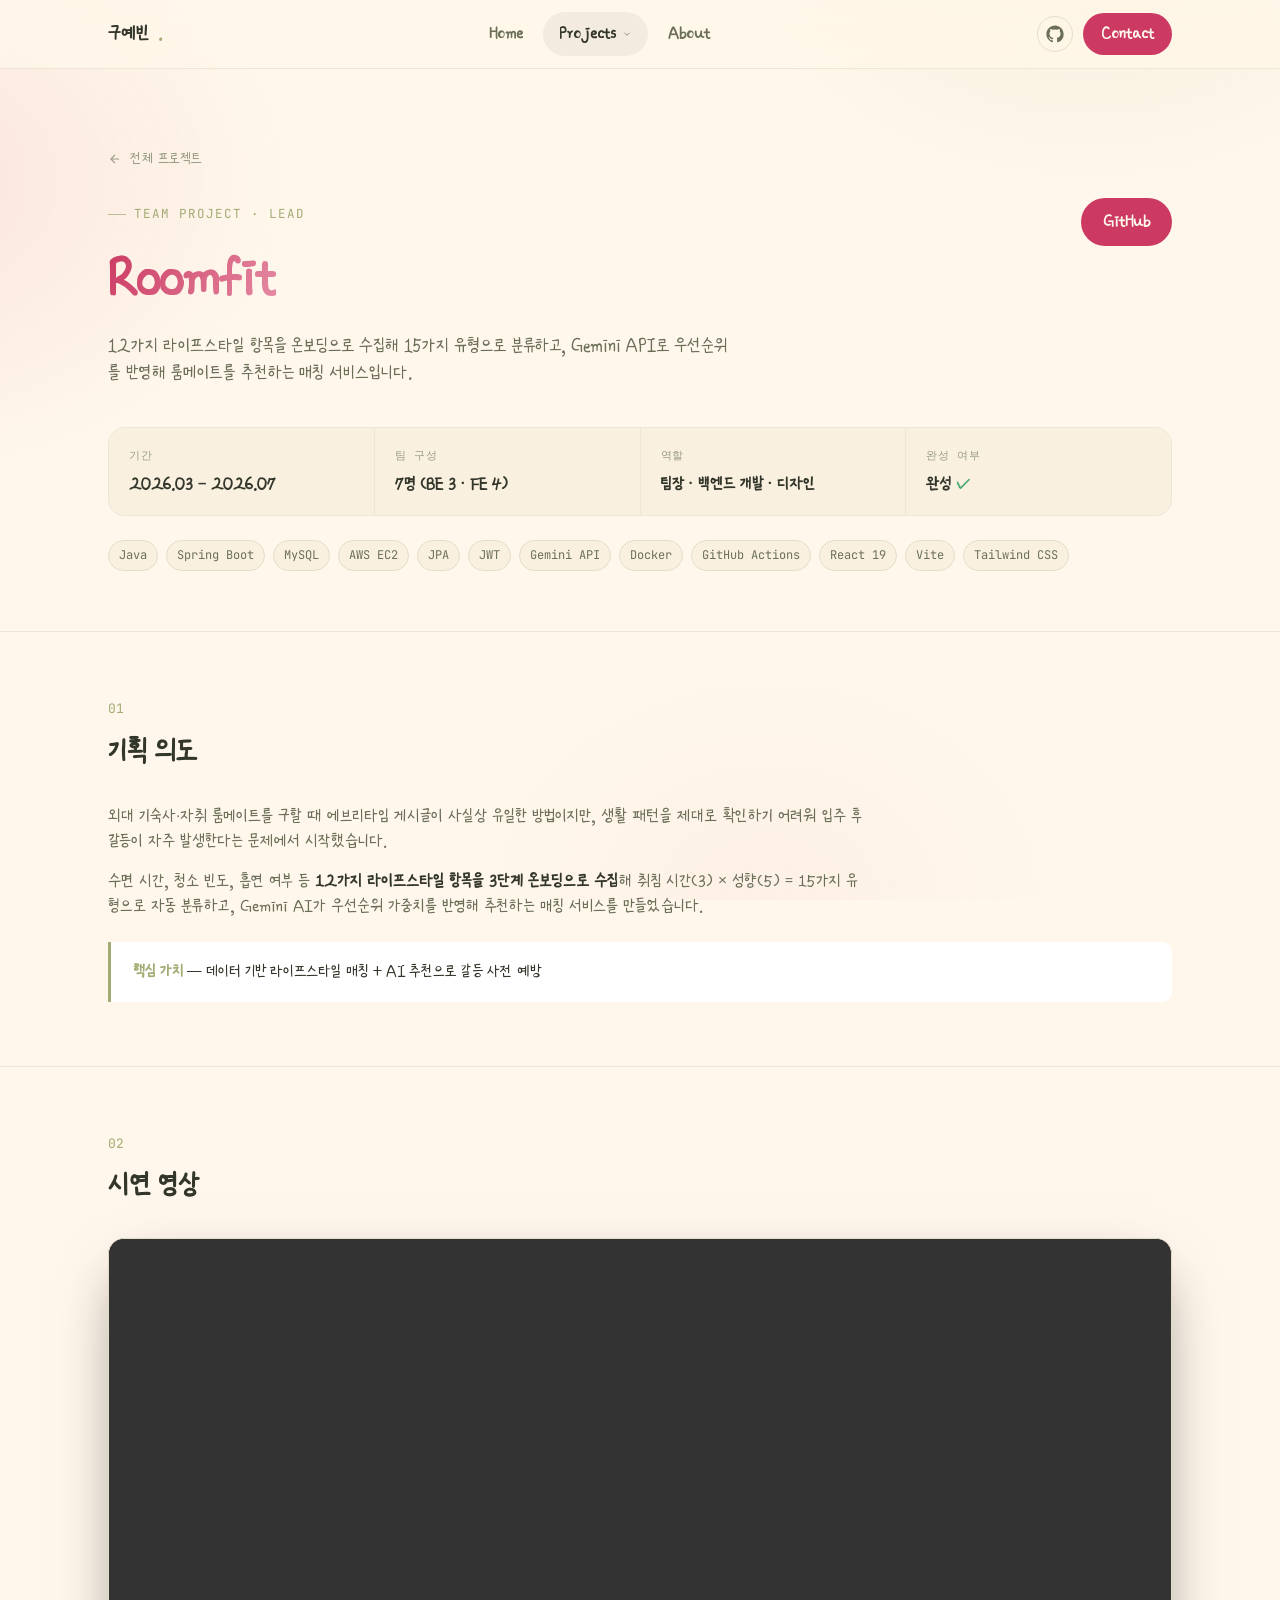
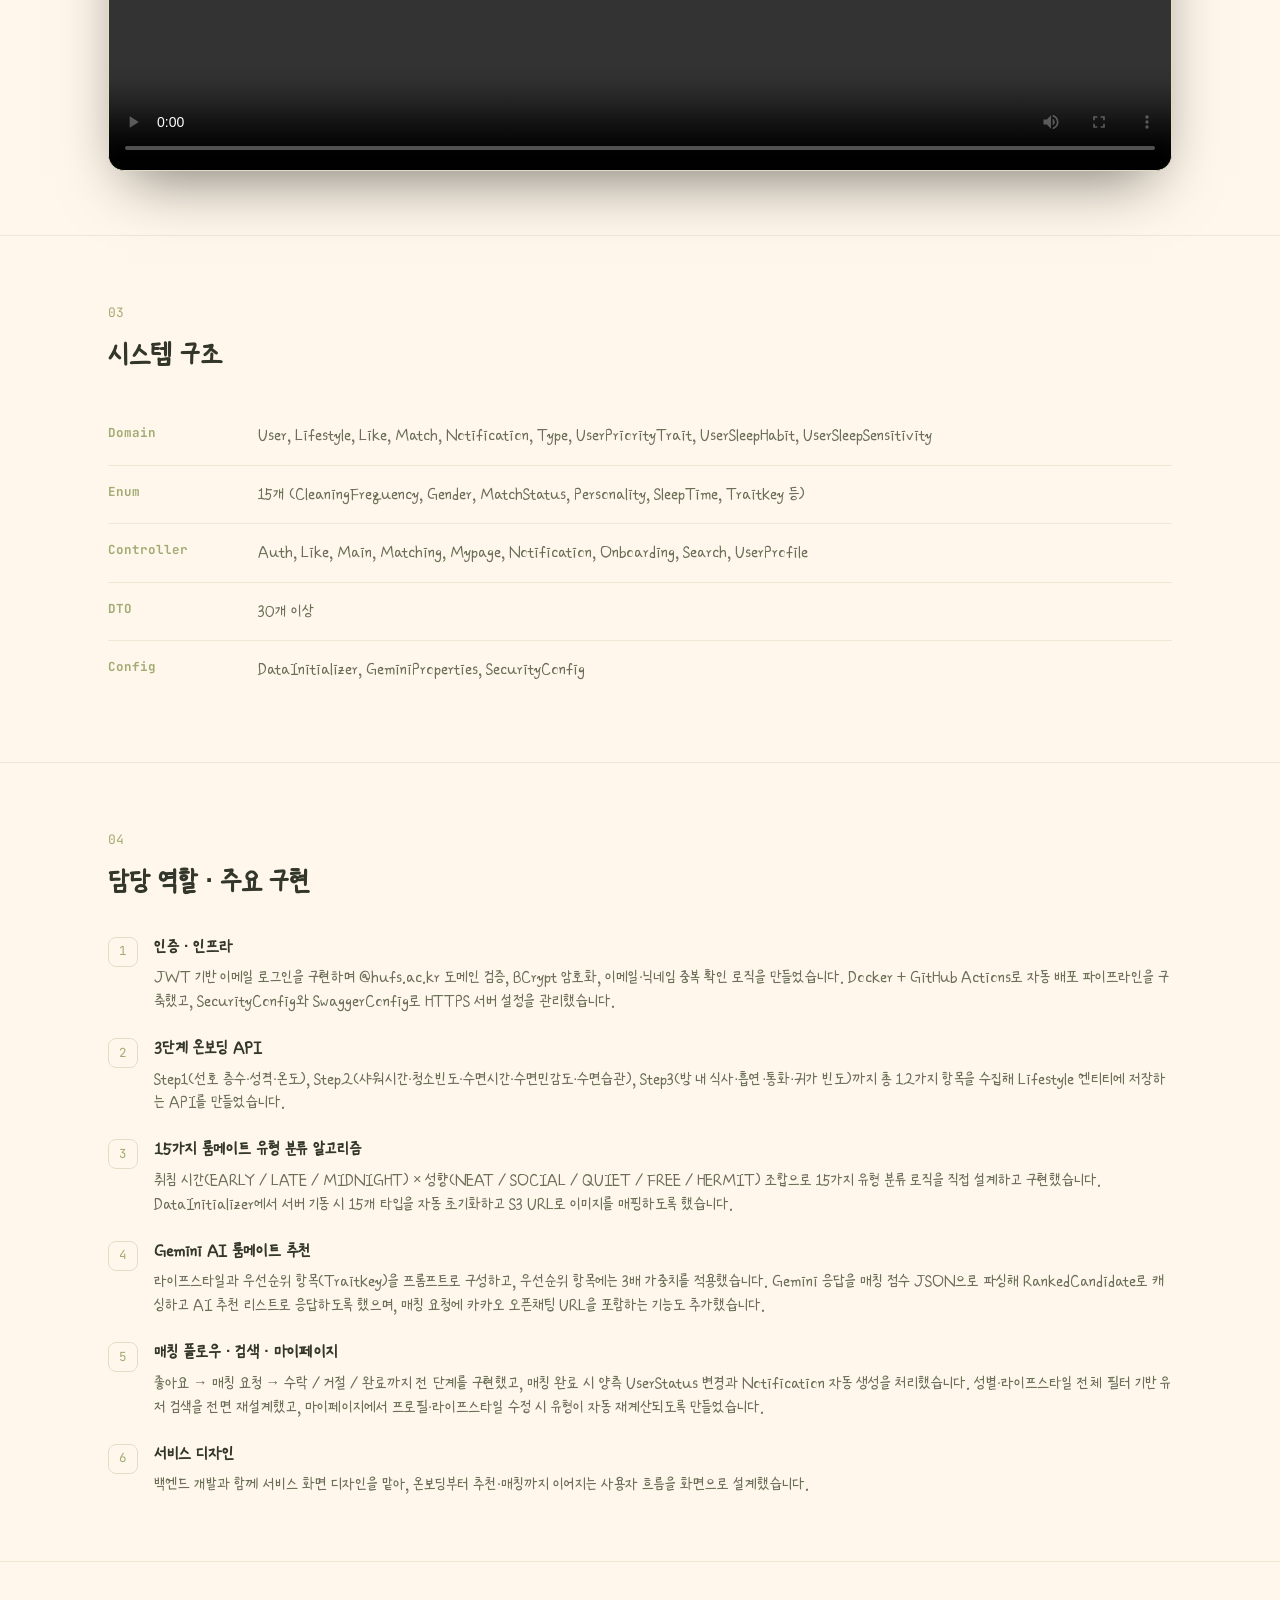
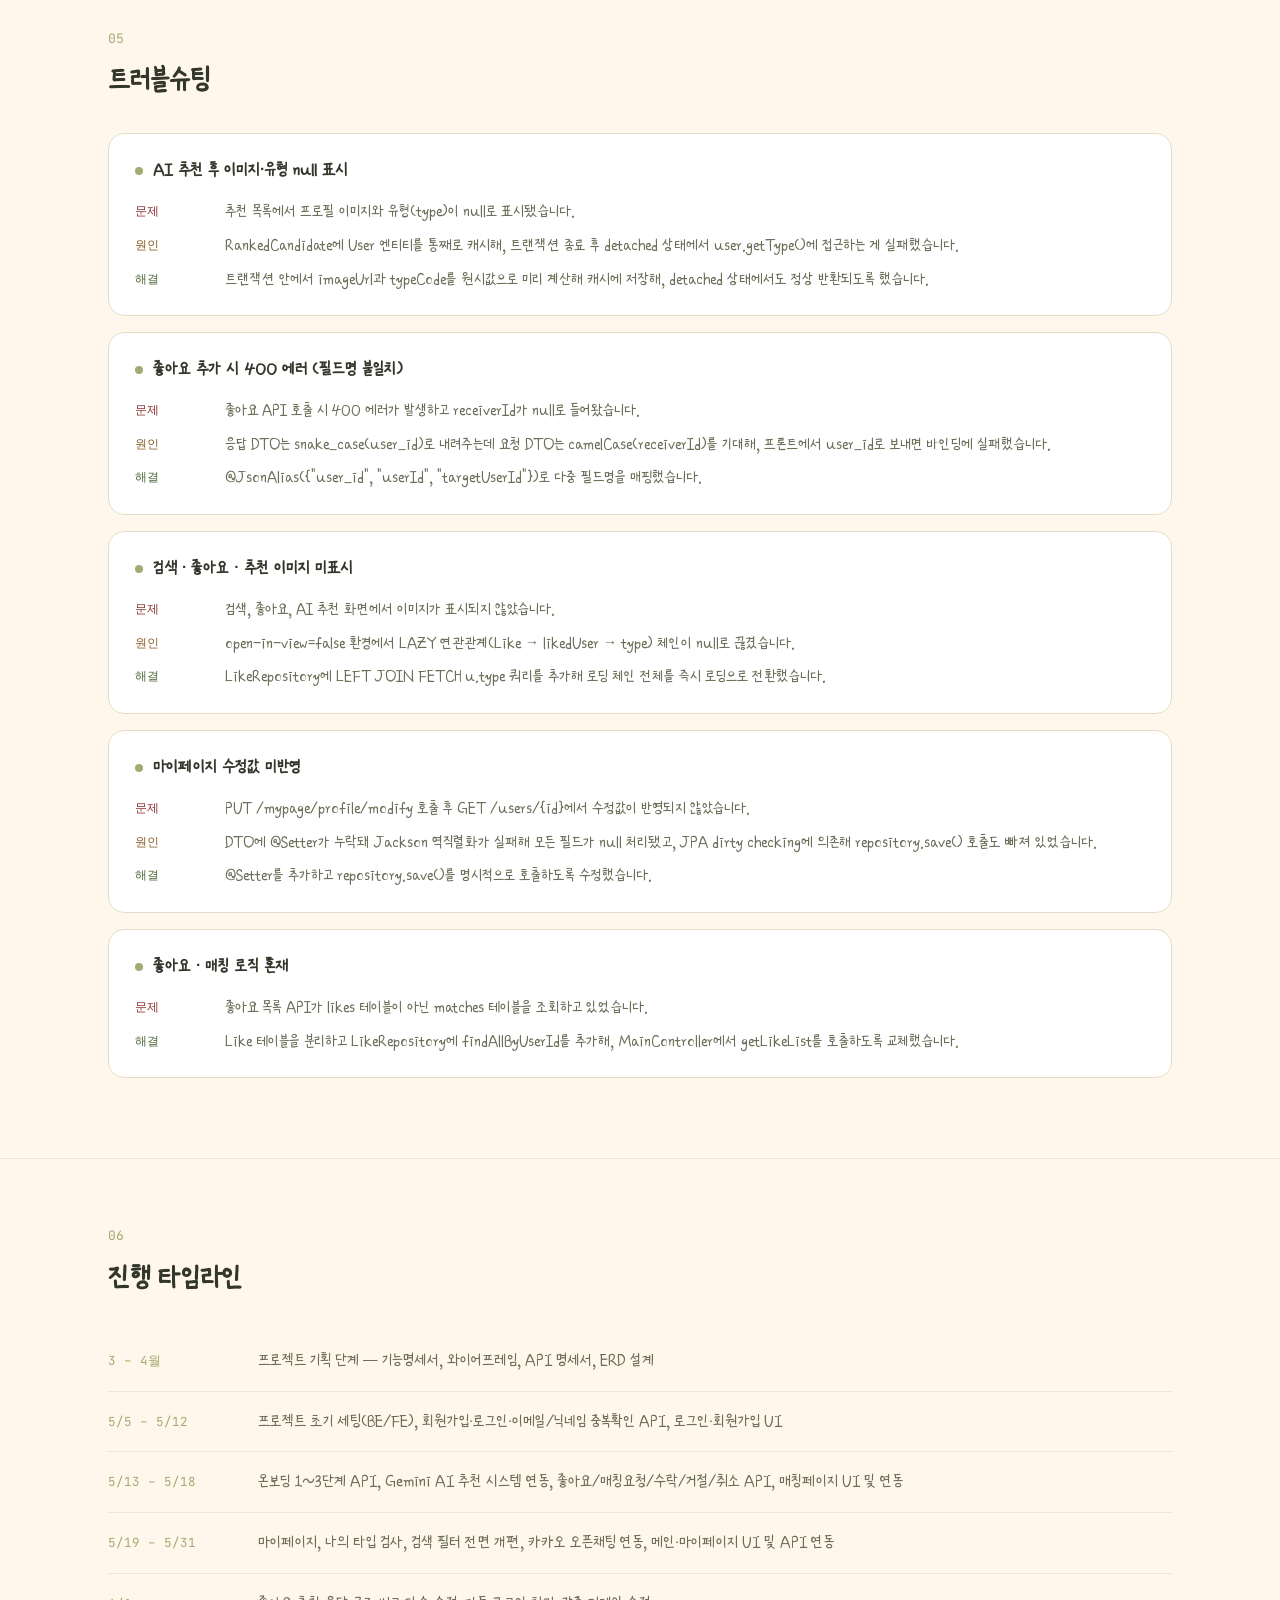
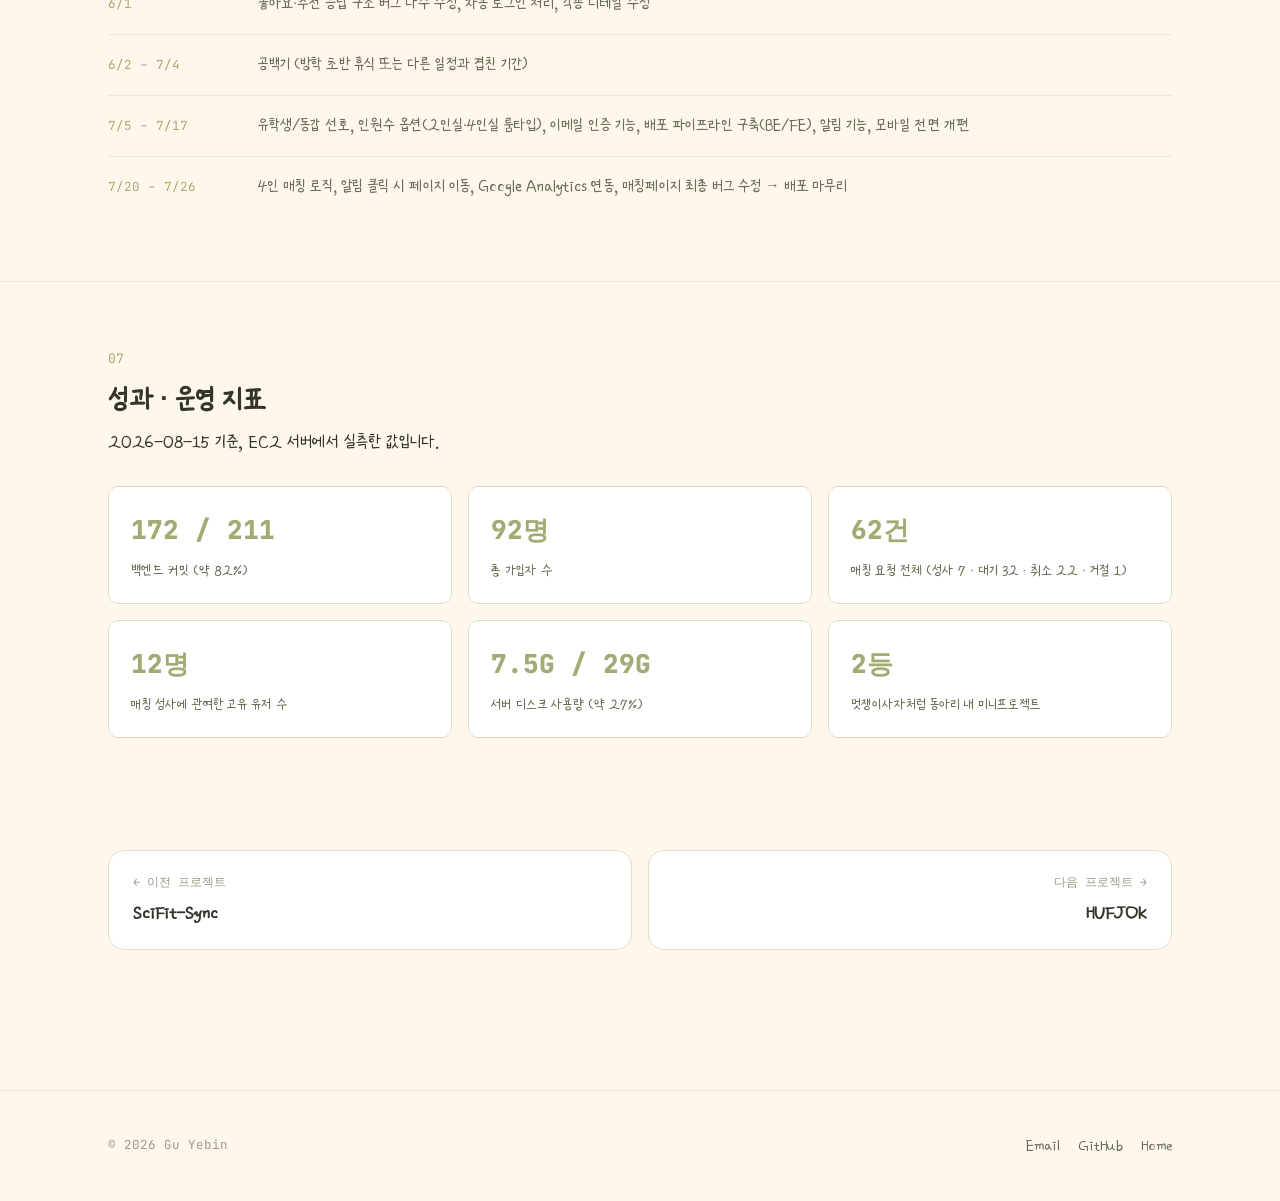
<file: projects/roomfit.html>
<!DOCTYPE html>
<html lang="ko">
<head>
<meta charset="UTF-8">
<meta name="viewport" content="width=device-width, initial-scale=1.0">
<title>Roomfit — 구예빈의 포트폴리오</title>
<meta name="description" content="라이프스타일 데이터와 AI로 룸메이트를 매칭해주는 서비스, Roomfit 프로젝트 상세 페이지입니다.">
<link rel="stylesheet" href="../style.css?v=20261005b">
</head>
<body>

<nav class="navbar">
  <div class="nav-inner">
    <a href="../index.html" class="nav-logo">구예빈<span class="dot">.</span></a>
    <div class="nav-menu">
      <div class="nav-item"><a href="../index.html" class="nav-link">Home</a></div>
      <div class="nav-item has-dropdown">
        <a href="../index.html#projects" class="nav-link active">
          Projects
          <svg class="caret" viewBox="0 0 24 24" fill="none" stroke="currentColor" stroke-width="2"><polyline points="6 9 12 15 18 9"/></svg>
        </a>
        <div class="dropdown">
          <a href="madi.html" class="dropdown-link">
            <div class="dropdown-badge">Ma</div>
            <div class="dropdown-text"><div class="t">마디 (Madi)</div><div class="d">시술 후 회복 관리 서비스</div></div>
          </a>
                    <a href="scifit-sync.html" class="dropdown-link">
            <div class="dropdown-badge">Sf</div>
            <div class="dropdown-text"><div class="t">SciFit-Sync</div><div class="d">RAG 기반 맞춤 운동 루틴 앱</div></div>
          </a>
          <a href="roomfit.html" class="dropdown-link">
            <div class="dropdown-badge">Rf</div>
            <div class="dropdown-text"><div class="t">Roomfit</div><div class="d">룸메이트 매칭 서비스</div></div>
          </a>
          <a href="hufjok.html" class="dropdown-link">
            <div class="dropdown-badge">Hj</div>
            <div class="dropdown-text"><div class="t">HUFJOK</div><div class="d">외대생 전용 시험자료 공유 플랫폼</div></div>
          </a>
          <a href="unibiz.html" class="dropdown-link">
            <div class="dropdown-badge">Ub</div>
            <div class="dropdown-text"><div class="t">UniBiz</div><div class="d">소상공인·대학생 매칭 플랫폼</div></div>
          </a>
          <a href="manitotti.html" class="dropdown-link">
            <div class="dropdown-badge">Mn</div>
            <div class="dropdown-text"><div class="t">마니또띠</div><div class="d">마니또 매칭 서비스</div></div>
          </a>
        </div>
      </div>
      <div class="nav-item"><a href="../about.html" class="nav-link">About</a></div>
    </div>
    <div class="nav-cta">
      <a href="https://github.com/LikeLionMiniProject5Team" target="_blank" rel="noopener" class="icon-btn gh-desktop" aria-label="GitHub">
        <svg width="18" height="18" viewBox="0 0 24 24" fill="currentColor"><path d="M12 .5C5.73.5.5 5.73.5 12c0 5.08 3.29 9.39 7.86 10.91.57.1.78-.25.78-.55 0-.27-.01-1.17-.02-2.12-3.2.7-3.88-1.36-3.88-1.36-.52-1.34-1.28-1.7-1.28-1.7-1.05-.72.08-.7.08-.7 1.16.08 1.77 1.19 1.77 1.19 1.03 1.77 2.7 1.26 3.36.96.1-.75.4-1.26.73-1.55-2.56-.29-5.26-1.28-5.26-5.7 0-1.26.45-2.29 1.19-3.09-.12-.29-.52-1.46.11-3.05 0 0 .97-.31 3.18 1.18a11.05 11.05 0 0 1 5.79 0c2.2-1.49 3.17-1.18 3.17-1.18.64 1.59.24 2.76.12 3.05.74.8 1.18 1.83 1.18 3.09 0 4.43-2.7 5.4-5.28 5.69.42.36.78 1.07.78 2.17 0 1.57-.01 2.83-.01 3.22 0 .3.2.66.79.55A10.53 10.53 0 0 0 23.5 12C23.5 5.73 18.27.5 12 .5Z"/></svg>
      </a>
      <a href="https://mail.google.com/mail/?view=cm&fs=1&to=kuyebin@hufs.ac.kr" target="_blank" rel="noopener" class="btn btn-primary" style="padding:9px 18px;">Contact</a>
      <button class="nav-toggle" aria-label="메뉴 열기">
        <svg viewBox="0 0 24 24" fill="none" stroke="currentColor" stroke-width="2"><line x1="4" y1="7" x2="20" y2="7"/><line x1="4" y1="12" x2="20" y2="12"/><line x1="4" y1="17" x2="20" y2="17"/></svg>
      </button>
    </div>
  </div>
  <div class="mobile-menu">
    <a href="../index.html">Home</a>
    <a href="../index.html#projects">Projects</a>
    <div class="mm-sub">
      <a href="madi.html">→ 마디 (Madi)</a>
            <a href="scifit-sync.html">→ SciFit-Sync</a>
      <a href="roomfit.html">→ Roomfit</a>
      <a href="hufjok.html">→ HUFJOK</a>
      <a href="unibiz.html">→ UniBiz</a>
      <a href="manitotti.html">→ 마니또띠</a>
    </div>
    <a href="../about.html">About</a>
  </div>
</nav>

<header class="p-hero">
  <div class="container">
    <a href="../index.html#projects" class="p-back">
      <svg viewBox="0 0 24 24" fill="none" stroke="currentColor" stroke-width="2"><path d="M19 12H5M12 19l-7-7 7-7"/></svg>
      전체 프로젝트
    </a>
    <div class="p-title-row">
      <div>
        <div class="eyebrow">Team Project · Lead</div>
        <h1 class="p-title"><span class="grad-text">Roomfit</span></h1>
        <p class="p-tagline">12가지 라이프스타일 항목을 온보딩으로 수집해 15가지 유형으로 분류하고, Gemini API로 우선순위를 반영해 룸메이트를 추천하는 매칭 서비스입니다.</p>
      </div>
      <div class="p-links">
        <a href="https://github.com/LikeLionMiniProject5Team" target="_blank" rel="noopener" class="btn btn-primary">GitHub</a>
      </div>
    </div>

    <div class="p-meta-grid">
      <div class="p-meta-cell"><span class="k">기간</span><div class="v">2026.03 – 2026.07</div></div>
      <div class="p-meta-cell"><span class="k">팀 구성</span><div class="v">7명 (BE 3 · FE 4)</div></div>
      <div class="p-meta-cell"><span class="k">역할</span><div class="v">팀장 · 백엔드 개발 · 디자인</div></div>
      <div class="p-meta-cell"><span class="k">완성 여부</span><div class="v">완성 <span style="color:var(--success);">✓</span></div></div>
    </div>

    <div class="p-tags-row">
      <span class="tag">Java</span><span class="tag">Spring Boot</span><span class="tag">MySQL</span><span class="tag">AWS EC2</span>
      <span class="tag">JPA</span><span class="tag">JWT</span><span class="tag">Gemini API</span><span class="tag">Docker</span>
      <span class="tag">GitHub Actions</span><span class="tag">React 19</span><span class="tag">Vite</span><span class="tag">Tailwind CSS</span>
    </div>
  </div>
</header>

<section class="p-section">
  <div class="container">
    <div class="p-section-head reveal">
      <span class="num">01</span>
      <h2>기획 의도</h2>
    </div>
    <div class="prose reveal">
      <p>외대 기숙사·자취 룸메이트를 구할 때 에브리타임 게시글이 사실상 유일한 방법이지만, 생활 패턴을 제대로 확인하기 어려워 입주 후 갈등이 자주 발생한다는 문제에서 시작했습니다.</p>
      <p>수면 시간, 청소 빈도, 흡연 여부 등 <strong>12가지 라이프스타일 항목을 3단계 온보딩으로 수집</strong>해 취침 시간(3) × 성향(5) = 15가지 유형으로 자동 분류하고, Gemini AI가 우선순위 가중치를 반영해 추천하는 매칭 서비스를 만들었습니다.</p>
    </div>
    <div class="value-box reveal"><b>핵심 가치</b> — 데이터 기반 라이프스타일 매칭 + AI 추천으로 갈등 사전 예방</div>
  </div>
</section>

<section class="p-section">
  <div class="container">
    <div class="p-section-head reveal">
      <span class="num">02</span>
      <h2>시연 영상</h2>
    </div>
    <div class="video-frame reveal">
      <video controls preload="metadata">
        <source src="../assets/videos/roomfit.mp4" type="video/mp4">
        브라우저가 video 태그를 지원하지 않습니다.
      </video>
    </div>
  </div>
</section>

<section class="p-section">
  <div class="container">
    <div class="p-section-head reveal">
      <span class="num">03</span>
      <h2>시스템 구조</h2>
    </div>
    <table class="arch-table reveal">
      <tr><td>Domain</td><td>User, Lifestyle, Like, Match, Notification, Type, UserPriorityTrait, UserSleepHabit, UserSleepSensitivity</td></tr>
      <tr><td>Enum</td><td>15개 (CleaningFrequency, Gender, MatchStatus, Personality, SleepTime, TraitKey 등)</td></tr>
      <tr><td>Controller</td><td>Auth, Like, Main, Matching, Mypage, Notification, Onboarding, Search, UserProfile</td></tr>
      <tr><td>DTO</td><td>30개 이상</td></tr>
      <tr><td>Config</td><td>DataInitializer, GeminiProperties, SecurityConfig</td></tr>
    </table>
  </div>
</section>

<section class="p-section">
  <div class="container">
    <div class="p-section-head reveal">
      <span class="num">04</span>
      <h2>담당 역할 · 주요 구현</h2>
    </div>
    <div class="role-list reveal">
      <div class="role-item">
        <div class="role-num">1</div>
        <div>
          <h4>인증 · 인프라</h4>
          <p>JWT 기반 이메일 로그인을 구현하며 @hufs.ac.kr 도메인 검증, BCrypt 암호화, 이메일·닉네임 중복 확인 로직을 만들었습니다. Docker + GitHub Actions로 자동 배포 파이프라인을 구축했고, SecurityConfig와 SwaggerConfig로 HTTPS 서버 설정을 관리했습니다.</p>
        </div>
      </div>
      <div class="role-item">
        <div class="role-num">2</div>
        <div>
          <h4>3단계 온보딩 API</h4>
          <p>Step1(선호 층수·성격·온도), Step2(샤워시간·청소빈도·수면시간·수면민감도·수면습관), Step3(방 내 식사·흡연·통화·귀가 빈도)까지 총 12가지 항목을 수집해 Lifestyle 엔티티에 저장하는 API를 만들었습니다.</p>
        </div>
      </div>
      <div class="role-item">
        <div class="role-num">3</div>
        <div>
          <h4>15가지 룸메이트 유형 분류 알고리즘</h4>
          <p>취침 시간(EARLY / LATE / MIDNIGHT) × 성향(NEAT / SOCIAL / QUIET / FREE / HERMIT) 조합으로 15가지 유형 분류 로직을 직접 설계하고 구현했습니다. DataInitializer에서 서버 기동 시 15개 타입을 자동 초기화하고 S3 URL로 이미지를 매핑하도록 했습니다.</p>
        </div>
      </div>
      <div class="role-item">
        <div class="role-num">4</div>
        <div>
          <h4>Gemini AI 룸메이트 추천</h4>
          <p>라이프스타일과 우선순위 항목(TraitKey)을 프롬프트로 구성하고, 우선순위 항목에는 3배 가중치를 적용했습니다. Gemini 응답을 매칭 점수 JSON으로 파싱해 RankedCandidate로 캐싱하고 AI 추천 리스트로 응답하도록 했으며, 매칭 요청에 카카오 오픈채팅 URL을 포함하는 기능도 추가했습니다.</p>
        </div>
      </div>
      <div class="role-item">
        <div class="role-num">5</div>
        <div>
          <h4>매칭 플로우 · 검색 · 마이페이지</h4>
          <p>좋아요 → 매칭 요청 → 수락 / 거절 / 완료까지 전 단계를 구현했고, 매칭 완료 시 양측 UserStatus 변경과 Notification 자동 생성을 처리했습니다. 성별·라이프스타일 전체 필터 기반 유저 검색을 전면 재설계했고, 마이페이지에서 프로필·라이프스타일 수정 시 유형이 자동 재계산되도록 만들었습니다.</p>
        </div>
      </div>
      <div class="role-item">
        <div class="role-num">6</div>
        <div>
          <h4>서비스 디자인</h4>
          <p>백엔드 개발과 함께 서비스 화면 디자인을 맡아, 온보딩부터 추천·매칭까지 이어지는 사용자 흐름을 화면으로 설계했습니다.</p>
        </div>
      </div>
    </div>
  </div>
</section>

<section class="p-section">
  <div class="container">
    <div class="p-section-head reveal">
      <span class="num">05</span>
      <h2>트러블슈팅</h2>
    </div>
    <div class="reveal">
      <div class="trouble-card">
        <h4>AI 추천 후 이미지·유형 null 표시</h4>
        <div class="trouble-row"><span class="tag-label problem">문제</span><p>추천 목록에서 프로필 이미지와 유형(type)이 null로 표시됐습니다.</p></div>
        <div class="trouble-row"><span class="tag-label cause">원인</span><p>RankedCandidate에 User 엔티티를 통째로 캐시해, 트랜잭션 종료 후 detached 상태에서 user.getType()에 접근하는 게 실패했습니다.</p></div>
        <div class="trouble-row"><span class="tag-label fix">해결</span><p>트랜잭션 안에서 imageUrl과 typeCode를 원시값으로 미리 계산해 캐시에 저장해, detached 상태에서도 정상 반환되도록 했습니다.</p></div>
      </div>
      <div class="trouble-card">
        <h4>좋아요 추가 시 400 에러 (필드명 불일치)</h4>
        <div class="trouble-row"><span class="tag-label problem">문제</span><p>좋아요 API 호출 시 400 에러가 발생하고 receiverId가 null로 들어왔습니다.</p></div>
        <div class="trouble-row"><span class="tag-label cause">원인</span><p>응답 DTO는 snake_case(user_id)로 내려주는데 요청 DTO는 camelCase(receiverId)를 기대해, 프론트에서 user_id로 보내면 바인딩에 실패했습니다.</p></div>
        <div class="trouble-row"><span class="tag-label fix">해결</span><p>@JsonAlias({"user_id", "userId", "targetUserId"})로 다중 필드명을 매핑했습니다.</p></div>
      </div>
      <div class="trouble-card">
        <h4>검색 · 좋아요 · 추천 이미지 미표시</h4>
        <div class="trouble-row"><span class="tag-label problem">문제</span><p>검색, 좋아요, AI 추천 화면에서 이미지가 표시되지 않았습니다.</p></div>
        <div class="trouble-row"><span class="tag-label cause">원인</span><p>open-in-view=false 환경에서 LAZY 연관관계(Like → likedUser → type) 체인이 null로 끊겼습니다.</p></div>
        <div class="trouble-row"><span class="tag-label fix">해결</span><p>LikeRepository에 LEFT JOIN FETCH u.type 쿼리를 추가해 로딩 체인 전체를 즉시 로딩으로 전환했습니다.</p></div>
      </div>
      <div class="trouble-card">
        <h4>마이페이지 수정값 미반영</h4>
        <div class="trouble-row"><span class="tag-label problem">문제</span><p>PUT /mypage/profile/modify 호출 후 GET /users/{id}에서 수정값이 반영되지 않았습니다.</p></div>
        <div class="trouble-row"><span class="tag-label cause">원인</span><p>DTO에 @Setter가 누락돼 Jackson 역직렬화가 실패해 모든 필드가 null 처리됐고, JPA dirty checking에 의존해 repository.save() 호출도 빠져 있었습니다.</p></div>
        <div class="trouble-row"><span class="tag-label fix">해결</span><p>@Setter를 추가하고 repository.save()를 명시적으로 호출하도록 수정했습니다.</p></div>
      </div>
      <div class="trouble-card">
        <h4>좋아요 · 매칭 로직 혼재</h4>
        <div class="trouble-row"><span class="tag-label problem">문제</span><p>좋아요 목록 API가 likes 테이블이 아닌 matches 테이블을 조회하고 있었습니다.</p></div>
        <div class="trouble-row"><span class="tag-label fix">해결</span><p>Like 테이블을 분리하고 LikeRepository에 findAllByUserId를 추가해, MainController에서 getLikeList를 호출하도록 교체했습니다.</p></div>
      </div>
    </div>
  </div>
</section>

<section class="p-section">
  <div class="container">
    <div class="p-section-head reveal">
      <span class="num">06</span>
      <h2>진행 타임라인</h2>
    </div>
    <div class="timeline-mini reveal">
      <div class="tl-row"><div class="period">3 – 4월</div><div class="content">프로젝트 기획 단계 — 기능명세서, 와이어프레임, API 명세서, ERD 설계</div></div>
      <div class="tl-row"><div class="period">5/5 – 5/12</div><div class="content">프로젝트 초기 세팅(BE/FE), 회원가입·로그인·이메일/닉네임 중복확인 API, 로그인·회원가입 UI</div></div>
      <div class="tl-row"><div class="period">5/13 – 5/18</div><div class="content">온보딩 1~3단계 API, Gemini AI 추천 시스템 연동, 좋아요/매칭요청/수락/거절/취소 API, 매칭페이지 UI 및 연동</div></div>
      <div class="tl-row"><div class="period">5/19 – 5/31</div><div class="content">마이페이지, 나의 타입 검사, 검색 필터 전면 개편, 카카오 오픈채팅 연동, 메인·마이페이지 UI 및 API 연동</div></div>
      <div class="tl-row"><div class="period">6/1</div><div class="content">좋아요·추천 응답 구조 버그 다수 수정, 자동 로그인 처리, 각종 디테일 수정</div></div>
      <div class="tl-row"><div class="period">6/2 – 7/4</div><div class="content">공백기 (방학 초반 휴식 또는 다른 일정과 겹친 기간)</div></div>
      <div class="tl-row"><div class="period">7/5 – 7/17</div><div class="content">유학생/동갑 선호, 인원수 옵션(2인실·4인실 룸타입), 이메일 인증 기능, 배포 파이프라인 구축(BE/FE), 알림 기능, 모바일 전면 개편</div></div>
      <div class="tl-row"><div class="period">7/20 – 7/26</div><div class="content">4인 매칭 로직, 알림 클릭 시 페이지 이동, Google Analytics 연동, 매칭페이지 최종 버그 수정 → 배포 마무리</div></div>
    </div>
  </div>
</section>

<section class="p-section">
  <div class="container">
    <div class="p-section-head reveal">
      <span class="num">07</span>
      <h2>성과 · 운영 지표</h2>
      <p class="sub" style="margin-top:6px;">2026-08-15 기준, EC2 서버에서 실측한 값입니다.</p>
    </div>
    <div class="outcome-grid reveal">
      <div class="outcome-card"><div class="v">172 / 211</div><div class="l">백엔드 커밋 (약 82%)</div></div>
      <div class="outcome-card"><div class="v">92명</div><div class="l">총 가입자 수</div></div>
      <div class="outcome-card"><div class="v">62건</div><div class="l">매칭 요청 전체 (성사 7 · 대기 32 · 취소 22 · 거절 1)</div></div>
      <div class="outcome-card"><div class="v">12명</div><div class="l">매칭 성사에 관여한 고유 유저 수</div></div>
      <div class="outcome-card"><div class="v">7.5G / 29G</div><div class="l">서버 디스크 사용량 (약 27%)</div></div>
      <div class="outcome-card"><div class="v">2등</div><div class="l">멋쟁이사자처럼 동아리 내 미니프로젝트</div></div>
    </div>
  </div>
</section>

<div class="container">
  <div class="p-nav">
    <a href="scifit-sync.html" class="p-nav-link"><span class="dir">← 이전 프로젝트</span><span class="name">SciFit-Sync</span></a>
    <a href="hufjok.html" class="p-nav-link next"><span class="dir">다음 프로젝트 →</span><span class="name">HUFJOK</span></a>
  </div>
</div>

<footer class="site-footer">
  <div class="container">
    <div class="footer-row">
      <span class="copyright">© 2026 Gu Yebin</span>
      <div class="footer-links">
        <a href="https://mail.google.com/mail/?view=cm&fs=1&to=kuyebin@hufs.ac.kr" target="_blank" rel="noopener">Email</a>
        <a href="https://github.com/Yebin0319" target="_blank" rel="noopener">GitHub</a>
        <a href="../index.html">Home</a>
      </div>
    </div>
  </div>
</footer>

<script src="../main.js?v=20261005b"></script>
</body>
</html>
</file>
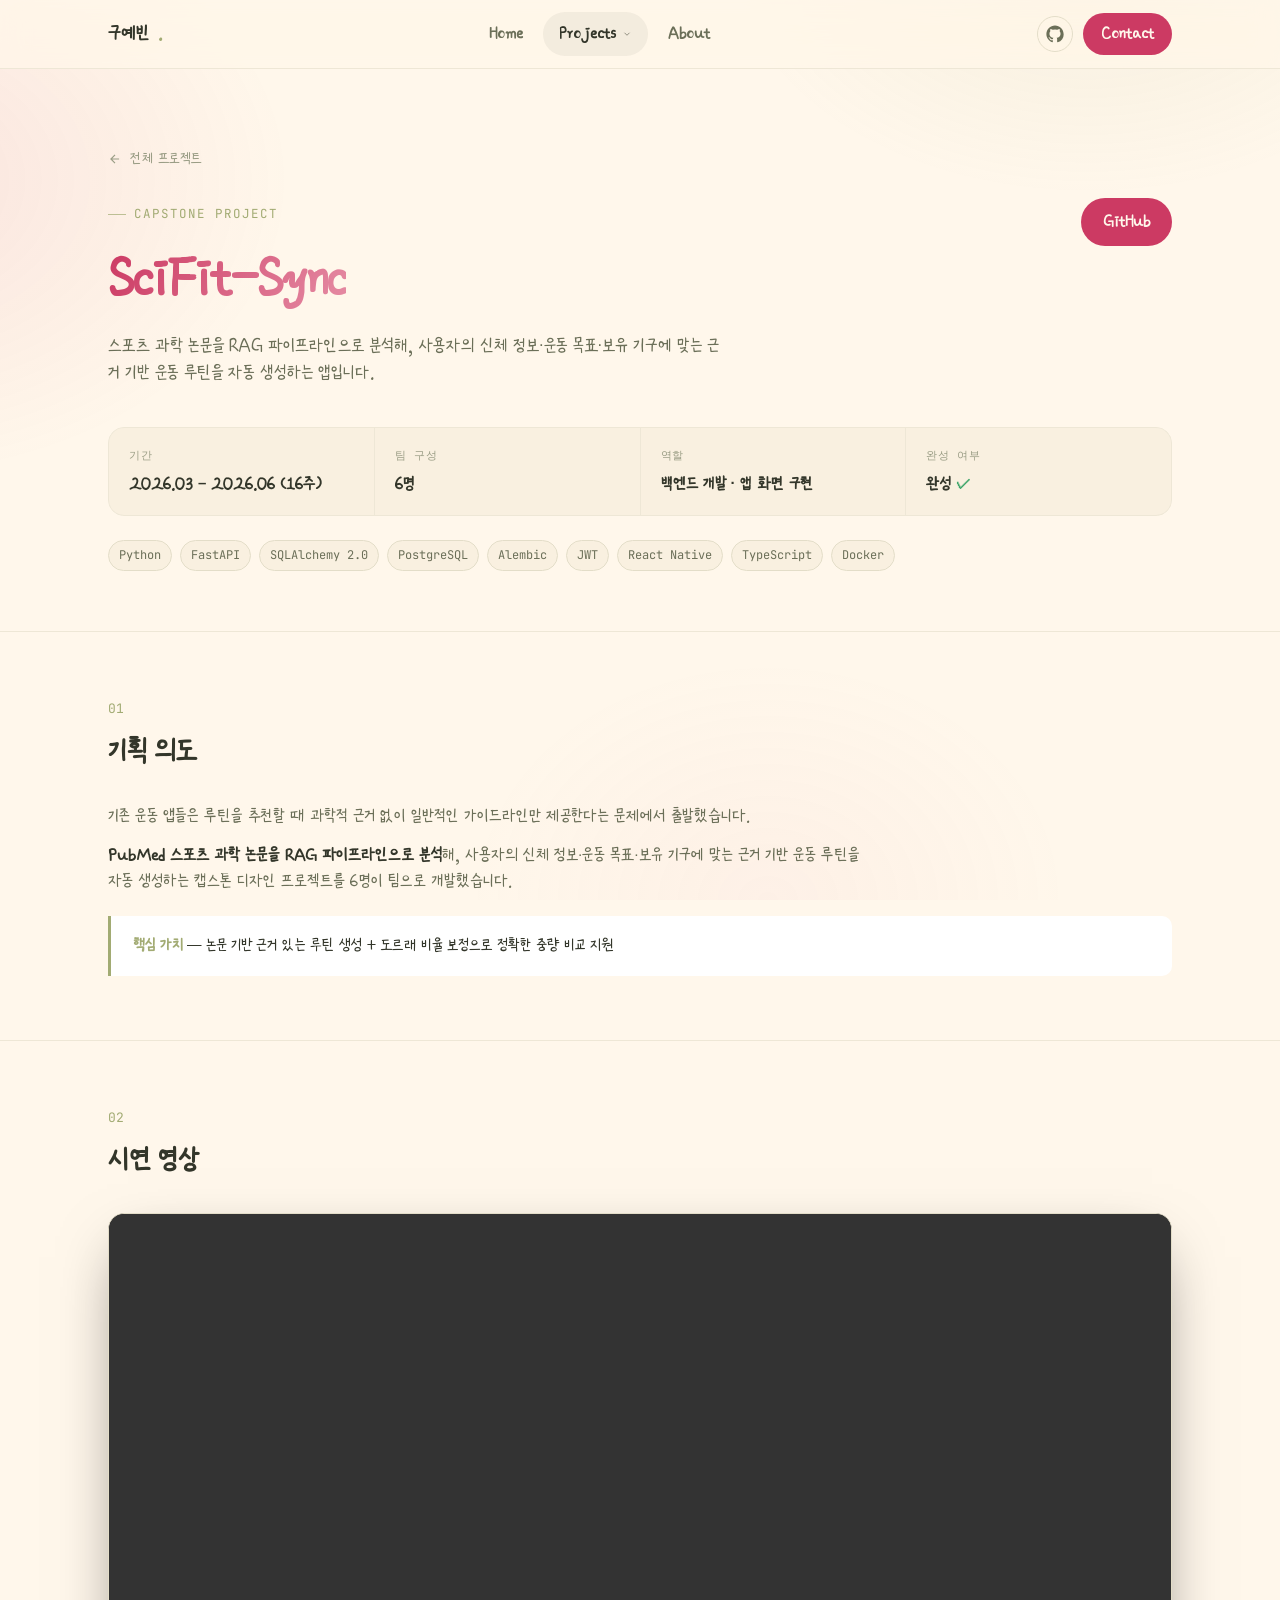
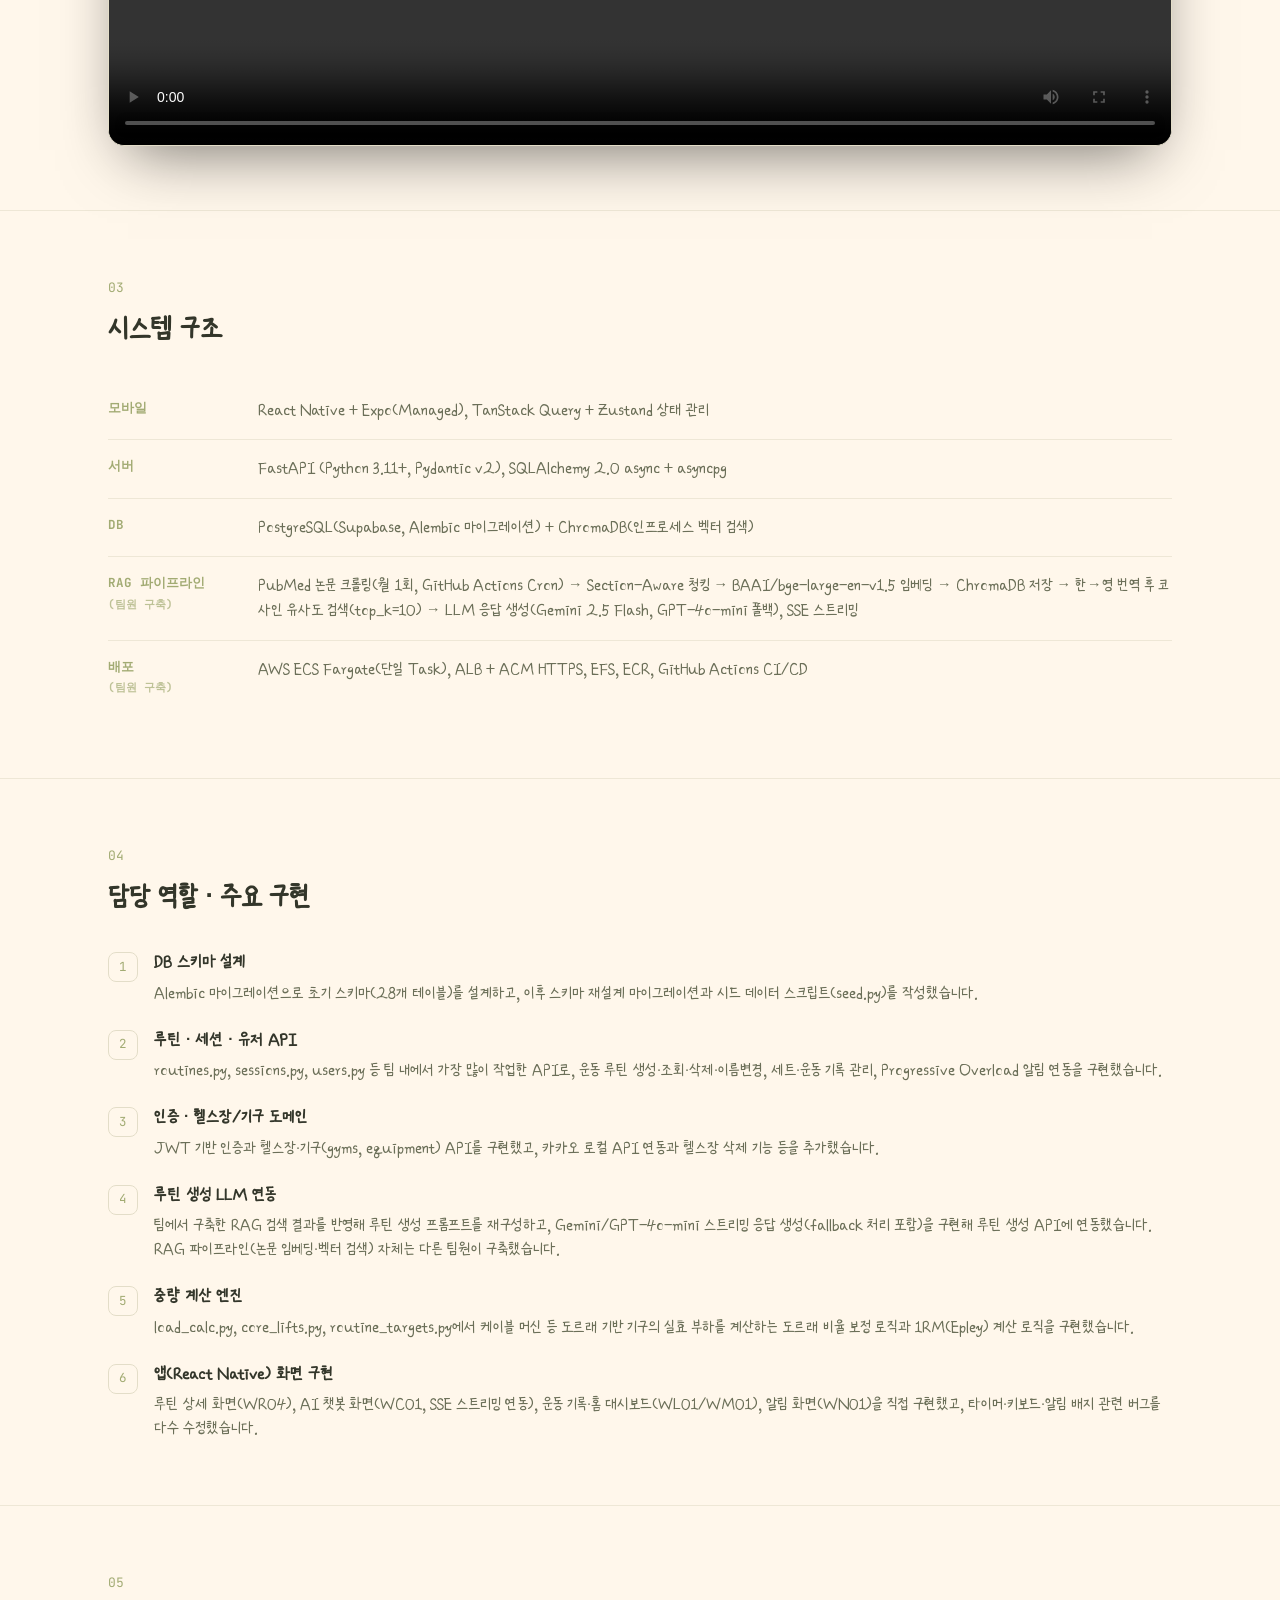
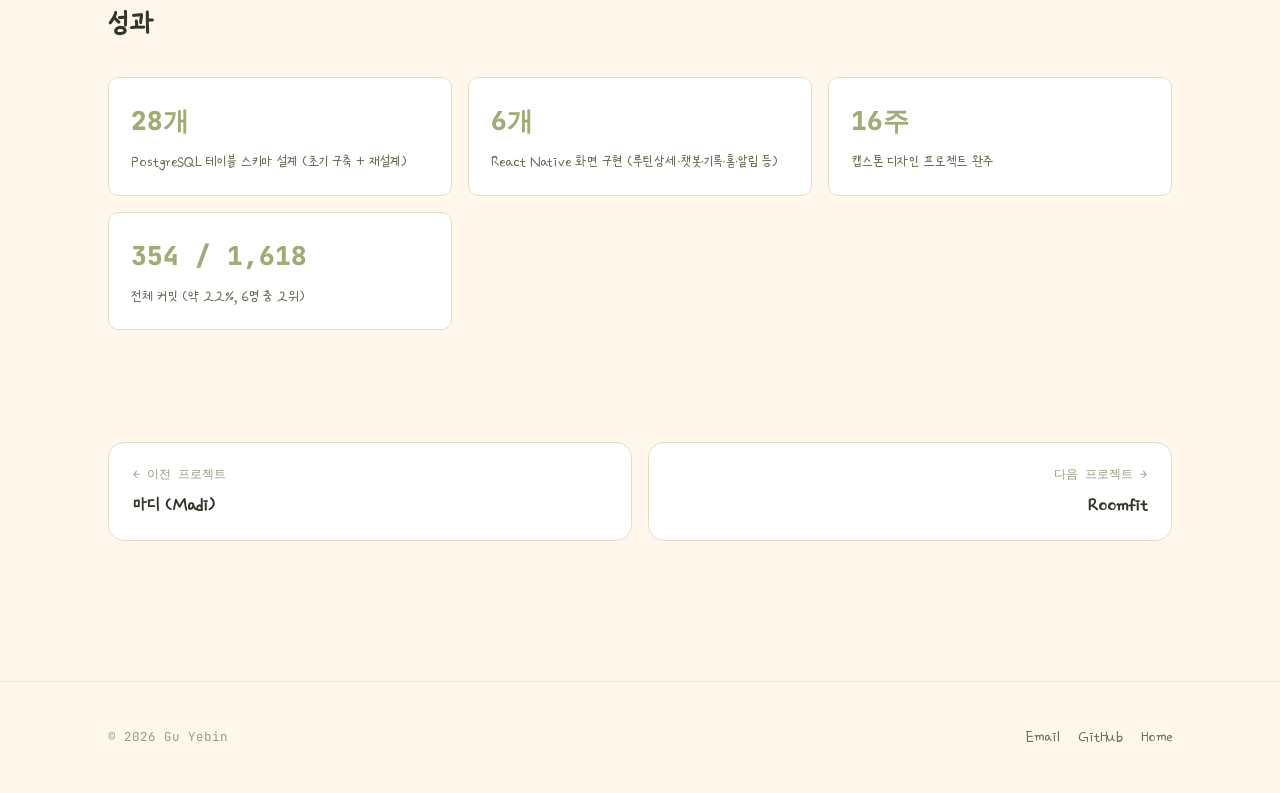
<file: projects/scifit-sync.html>
<!DOCTYPE html>
<html lang="ko">
<head>
<meta charset="UTF-8">
<meta name="viewport" content="width=device-width, initial-scale=1.0">
<title>SciFit-Sync — 구예빈의 포트폴리오</title>
<meta name="description" content="스포츠 과학 논문 RAG 기반 개인 맞춤형 운동 루틴 생성 앱, SciFit-Sync 프로젝트 상세 페이지입니다.">
<link rel="stylesheet" href="../style.css?v=20261005b">
</head>
<body>

<nav class="navbar">
  <div class="nav-inner">
    <a href="../index.html" class="nav-logo">구예빈<span class="dot">.</span></a>
    <div class="nav-menu">
      <div class="nav-item"><a href="../index.html" class="nav-link">Home</a></div>
      <div class="nav-item has-dropdown">
        <a href="../index.html#projects" class="nav-link active">
          Projects
          <svg class="caret" viewBox="0 0 24 24" fill="none" stroke="currentColor" stroke-width="2"><polyline points="6 9 12 15 18 9"/></svg>
        </a>
        <div class="dropdown">
          <a href="madi.html" class="dropdown-link">
            <div class="dropdown-badge">Ma</div>
            <div class="dropdown-text"><div class="t">마디 (Madi)</div><div class="d">시술 후 회복 관리 서비스</div></div>
          </a>
          <a href="scifit-sync.html" class="dropdown-link">
            <div class="dropdown-badge">Sf</div>
            <div class="dropdown-text"><div class="t">SciFit-Sync</div><div class="d">RAG 기반 맞춤 운동 루틴 앱</div></div>
          </a>
          <a href="roomfit.html" class="dropdown-link">
            <div class="dropdown-badge">Rf</div>
            <div class="dropdown-text"><div class="t">Roomfit</div><div class="d">룸메이트 매칭 서비스</div></div>
          </a>
          <a href="hufjok.html" class="dropdown-link">
            <div class="dropdown-badge">Hj</div>
            <div class="dropdown-text"><div class="t">HUFJOK</div><div class="d">외대생 전용 시험자료 공유 플랫폼</div></div>
          </a>
          <a href="unibiz.html" class="dropdown-link">
            <div class="dropdown-badge">Ub</div>
            <div class="dropdown-text"><div class="t">UniBiz</div><div class="d">소상공인·대학생 매칭 플랫폼</div></div>
          </a>
          <a href="manitotti.html" class="dropdown-link">
            <div class="dropdown-badge">Mn</div>
            <div class="dropdown-text"><div class="t">마니또띠</div><div class="d">마니또 매칭 서비스</div></div>
          </a>
        </div>
      </div>
      <div class="nav-item"><a href="../about.html" class="nav-link">About</a></div>
    </div>
    <div class="nav-cta">
      <a href="https://github.com/SciFit-Sync/scifit-sync" target="_blank" rel="noopener" class="icon-btn gh-desktop" aria-label="GitHub">
        <svg width="18" height="18" viewBox="0 0 24 24" fill="currentColor"><path d="M12 .5C5.73.5.5 5.73.5 12c0 5.08 3.29 9.39 7.86 10.91.57.1.78-.25.78-.55 0-.27-.01-1.17-.02-2.12-3.2.7-3.88-1.36-3.88-1.36-.52-1.34-1.28-1.7-1.28-1.7-1.05-.72.08-.7.08-.7 1.16.08 1.77 1.19 1.77 1.19 1.03 1.77 2.7 1.26 3.36.96.1-.75.4-1.26.73-1.55-2.56-.29-5.26-1.28-5.26-5.7 0-1.26.45-2.29 1.19-3.09-.12-.29-.52-1.46.11-3.05 0 0 .97-.31 3.18 1.18a11.05 11.05 0 0 1 5.79 0c2.2-1.49 3.17-1.18 3.17-1.18.64 1.59.24 2.76.12 3.05.74.8 1.18 1.83 1.18 3.09 0 4.43-2.7 5.4-5.28 5.69.42.36.78 1.07.78 2.17 0 1.57-.01 2.83-.01 3.22 0 .3.2.66.79.55A10.53 10.53 0 0 0 23.5 12C23.5 5.73 18.27.5 12 .5Z"/></svg>
      </a>
      <a href="https://mail.google.com/mail/?view=cm&fs=1&to=kuyebin@hufs.ac.kr" target="_blank" rel="noopener" class="btn btn-primary" style="padding:9px 18px;">Contact</a>
      <button class="nav-toggle" aria-label="메뉴 열기">
        <svg viewBox="0 0 24 24" fill="none" stroke="currentColor" stroke-width="2"><line x1="4" y1="7" x2="20" y2="7"/><line x1="4" y1="12" x2="20" y2="12"/><line x1="4" y1="17" x2="20" y2="17"/></svg>
      </button>
    </div>
  </div>
  <div class="mobile-menu">
    <a href="../index.html">Home</a>
    <a href="../index.html#projects">Projects</a>
    <div class="mm-sub">
      <a href="madi.html">→ 마디 (Madi)</a>
      <a href="scifit-sync.html">→ SciFit-Sync</a>
      <a href="roomfit.html">→ Roomfit</a>
      <a href="hufjok.html">→ HUFJOK</a>
      <a href="unibiz.html">→ UniBiz</a>
      <a href="manitotti.html">→ 마니또띠</a>
    </div>
    <a href="../about.html">About</a>
  </div>
</nav>

<header class="p-hero">
  <div class="container">
    <a href="../index.html#projects" class="p-back">
      <svg viewBox="0 0 24 24" fill="none" stroke="currentColor" stroke-width="2"><path d="M19 12H5M12 19l-7-7 7-7"/></svg>
      전체 프로젝트
    </a>
    <div class="p-title-row">
      <div>
        <div class="eyebrow">Capstone Project</div>
        <h1 class="p-title"><span class="grad-text">SciFit-Sync</span></h1>
        <p class="p-tagline">스포츠 과학 논문을 RAG 파이프라인으로 분석해, 사용자의 신체 정보·운동 목표·보유 기구에 맞는 근거 기반 운동 루틴을 자동 생성하는 앱입니다.</p>
      </div>
      <div class="p-links">
        <a href="https://github.com/SciFit-Sync/scifit-sync" target="_blank" rel="noopener" class="btn btn-primary">GitHub</a>
      </div>
    </div>

    <div class="p-meta-grid">
      <div class="p-meta-cell"><span class="k">기간</span><div class="v">2026.03 – 2026.06 (16주)</div></div>
      <div class="p-meta-cell"><span class="k">팀 구성</span><div class="v">6명</div></div>
      <div class="p-meta-cell"><span class="k">역할</span><div class="v">백엔드 개발 · 앱 화면 구현</div></div>
      <div class="p-meta-cell"><span class="k">완성 여부</span><div class="v">완성 <span style="color:var(--success);">✓</span></div></div>
    </div>

    <div class="p-tags-row">
      <span class="tag">Python</span><span class="tag">FastAPI</span><span class="tag">SQLAlchemy 2.0</span><span class="tag">PostgreSQL</span>
      <span class="tag">Alembic</span><span class="tag">JWT</span><span class="tag">React Native</span><span class="tag">TypeScript</span><span class="tag">Docker</span>
    </div>
  </div>
</header>

<section class="p-section">
  <div class="container">
    <div class="p-section-head reveal">
      <span class="num">01</span>
      <h2>기획 의도</h2>
    </div>
    <div class="prose reveal">
      <p>기존 운동 앱들은 루틴을 추천할 때 과학적 근거 없이 일반적인 가이드라인만 제공한다는 문제에서 출발했습니다.</p>
      <p><strong>PubMed 스포츠 과학 논문을 RAG 파이프라인으로 분석</strong>해, 사용자의 신체 정보·운동 목표·보유 기구에 맞는 근거 기반 운동 루틴을 자동 생성하는 캡스톤 디자인 프로젝트를 6명이 팀으로 개발했습니다.</p>
    </div>
    <div class="value-box reveal"><b>핵심 가치</b> — 논문 기반 근거 있는 루틴 생성 + 도르래 비율 보정으로 정확한 중량 비교 지원</div>
  </div>
</section>

<section class="p-section">
  <div class="container">
    <div class="p-section-head reveal">
      <span class="num">02</span>
      <h2>시연 영상</h2>
    </div>
    <div class="video-frame reveal">
      <video controls preload="metadata">
        <source src="../assets/videos/scifit-sync.mp4" type="video/mp4">
        브라우저가 video 태그를 지원하지 않습니다.
      </video>
    </div>
  </div>
</section>

<section class="p-section">
  <div class="container">
    <div class="p-section-head reveal">
      <span class="num">03</span>
      <h2>시스템 구조</h2>
    </div>
    <table class="arch-table reveal">
      <tr><td>모바일</td><td>React Native + Expo(Managed), TanStack Query + Zustand 상태 관리</td></tr>
      <tr><td>서버</td><td>FastAPI (Python 3.11+, Pydantic v2), SQLAlchemy 2.0 async + asyncpg</td></tr>
      <tr><td>DB</td><td>PostgreSQL(Supabase, Alembic 마이그레이션) + ChromaDB(인프로세스 벡터 검색)</td></tr>
      <tr><td>RAG 파이프라인<br><span style="font-size:11px;opacity:.7;">(팀원 구축)</span></td><td>PubMed 논문 크롤링(월 1회, GitHub Actions Cron) → Section-Aware 청킹 → BAAI/bge-large-en-v1.5 임베딩 → ChromaDB 저장 → 한→영 번역 후 코사인 유사도 검색(top_k=10) → LLM 응답 생성(Gemini 2.5 Flash, GPT-4o-mini 폴백), SSE 스트리밍</td></tr>
      <tr><td>배포<br><span style="font-size:11px;opacity:.7;">(팀원 구축)</span></td><td>AWS ECS Fargate(단일 Task), ALB + ACM HTTPS, EFS, ECR, GitHub Actions CI/CD</td></tr>
    </table>
  </div>
</section>

<section class="p-section">
  <div class="container">
    <div class="p-section-head reveal">
      <span class="num">04</span>
      <h2>담당 역할 · 주요 구현</h2>
    </div>
    <div class="role-list reveal">
      <div class="role-item">
        <div class="role-num">1</div>
        <div>
          <h4>DB 스키마 설계</h4>
          <p>Alembic 마이그레이션으로 초기 스키마(28개 테이블)를 설계하고, 이후 스키마 재설계 마이그레이션과 시드 데이터 스크립트(seed.py)를 작성했습니다.</p>
        </div>
      </div>
      <div class="role-item">
        <div class="role-num">2</div>
        <div>
          <h4>루틴 · 세션 · 유저 API</h4>
          <p>routines.py, sessions.py, users.py 등 팀 내에서 가장 많이 작업한 API로, 운동 루틴 생성·조회·삭제·이름변경, 세트·운동 기록 관리, Progressive Overload 알림 연동을 구현했습니다.</p>
        </div>
      </div>
      <div class="role-item">
        <div class="role-num">3</div>
        <div>
          <h4>인증 · 헬스장/기구 도메인</h4>
          <p>JWT 기반 인증과 헬스장·기구(gyms, equipment) API를 구현했고, 카카오 로컬 API 연동과 헬스장 삭제 기능 등을 추가했습니다.</p>
        </div>
      </div>
      <div class="role-item">
        <div class="role-num">4</div>
        <div>
          <h4>루틴 생성 LLM 연동</h4>
          <p>팀에서 구축한 RAG 검색 결과를 반영해 루틴 생성 프롬프트를 재구성하고, Gemini/GPT-4o-mini 스트리밍 응답 생성(fallback 처리 포함)을 구현해 루틴 생성 API에 연동했습니다. RAG 파이프라인(논문 임베딩·벡터 검색) 자체는 다른 팀원이 구축했습니다.</p>
        </div>
      </div>
      <div class="role-item">
        <div class="role-num">5</div>
        <div>
          <h4>중량 계산 엔진</h4>
          <p>load_calc.py, core_lifts.py, routine_targets.py에서 케이블 머신 등 도르래 기반 기구의 실효 부하를 계산하는 도르래 비율 보정 로직과 1RM(Epley) 계산 로직을 구현했습니다.</p>
        </div>
      </div>
      <div class="role-item">
        <div class="role-num">6</div>
        <div>
          <h4>앱(React Native) 화면 구현</h4>
          <p>루틴 상세 화면(WR04), AI 챗봇 화면(WC01, SSE 스트리밍 연동), 운동 기록·홈 대시보드(WL01/WM01), 알림 화면(WN01)을 직접 구현했고, 타이머·키보드·알림 배지 관련 버그를 다수 수정했습니다.</p>
        </div>
      </div>
    </div>
  </div>
</section>

<section class="p-section">
  <div class="container">
    <div class="p-section-head reveal">
      <span class="num">05</span>
      <h2>성과</h2>
    </div>
    <div class="outcome-grid reveal">
      <div class="outcome-card"><div class="v">28개</div><div class="l">PostgreSQL 테이블 스키마 설계 (초기 구축 + 재설계)</div></div>
      <div class="outcome-card"><div class="v">6개</div><div class="l">React Native 화면 구현 (루틴상세·챗봇·기록·홈·알림 등)</div></div>
      <div class="outcome-card"><div class="v">16주</div><div class="l">캡스톤 디자인 프로젝트 완주</div></div>
      <div class="outcome-card"><div class="v">354 / 1,618</div><div class="l">전체 커밋 (약 22%, 6명 중 2위)</div></div>
    </div>
  </div>
</section>

<div class="container">
  <div class="p-nav">
    <a href="madi.html" class="p-nav-link"><span class="dir">← 이전 프로젝트</span><span class="name">마디 (Madi)</span></a>
    <a href="roomfit.html" class="p-nav-link next"><span class="dir">다음 프로젝트 →</span><span class="name">Roomfit</span></a>
  </div>
</div>

<footer class="site-footer">
  <div class="container">
    <div class="footer-row">
      <span class="copyright">© 2026 Gu Yebin</span>
      <div class="footer-links">
        <a href="https://mail.google.com/mail/?view=cm&fs=1&to=kuyebin@hufs.ac.kr" target="_blank" rel="noopener">Email</a>
        <a href="https://github.com/Yebin0319" target="_blank" rel="noopener">GitHub</a>
        <a href="../index.html">Home</a>
      </div>
    </div>
  </div>
</footer>

<script src="../main.js?v=20261005b"></script>
</body>
</html>
</file>
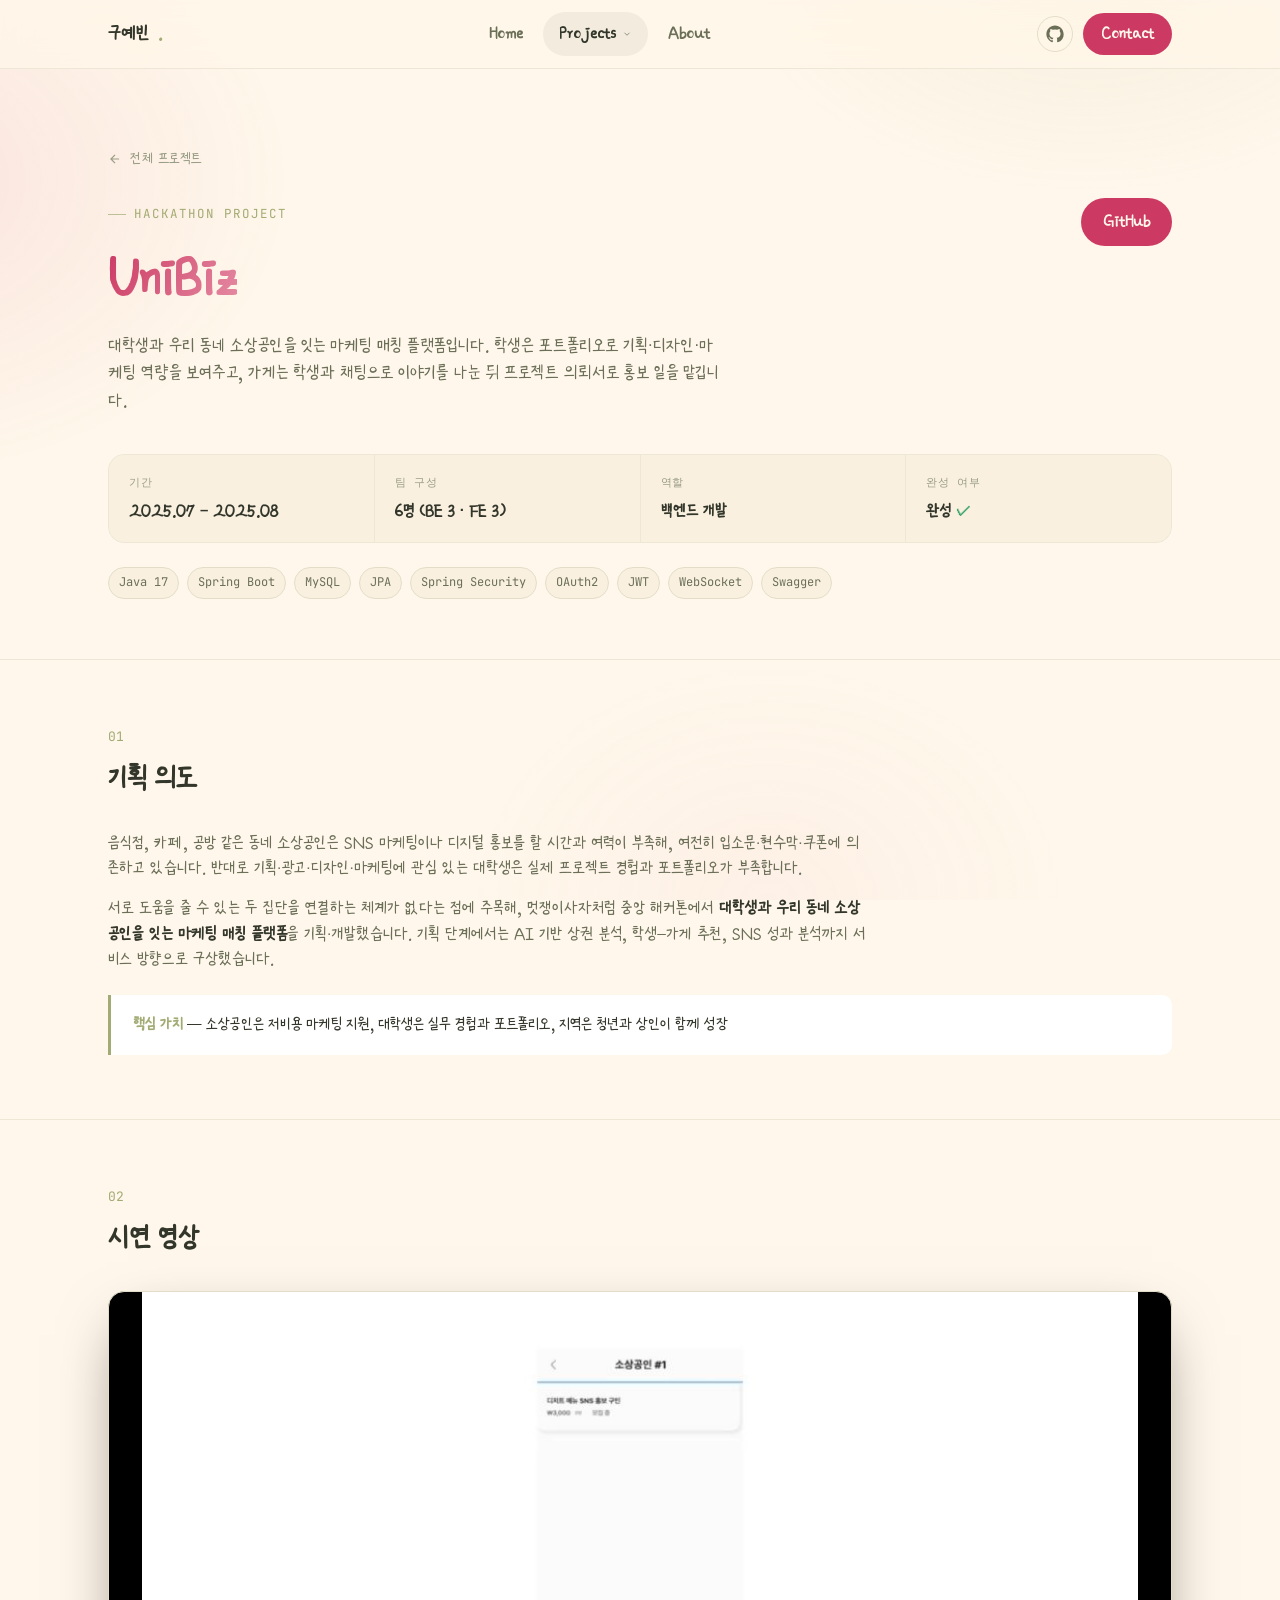
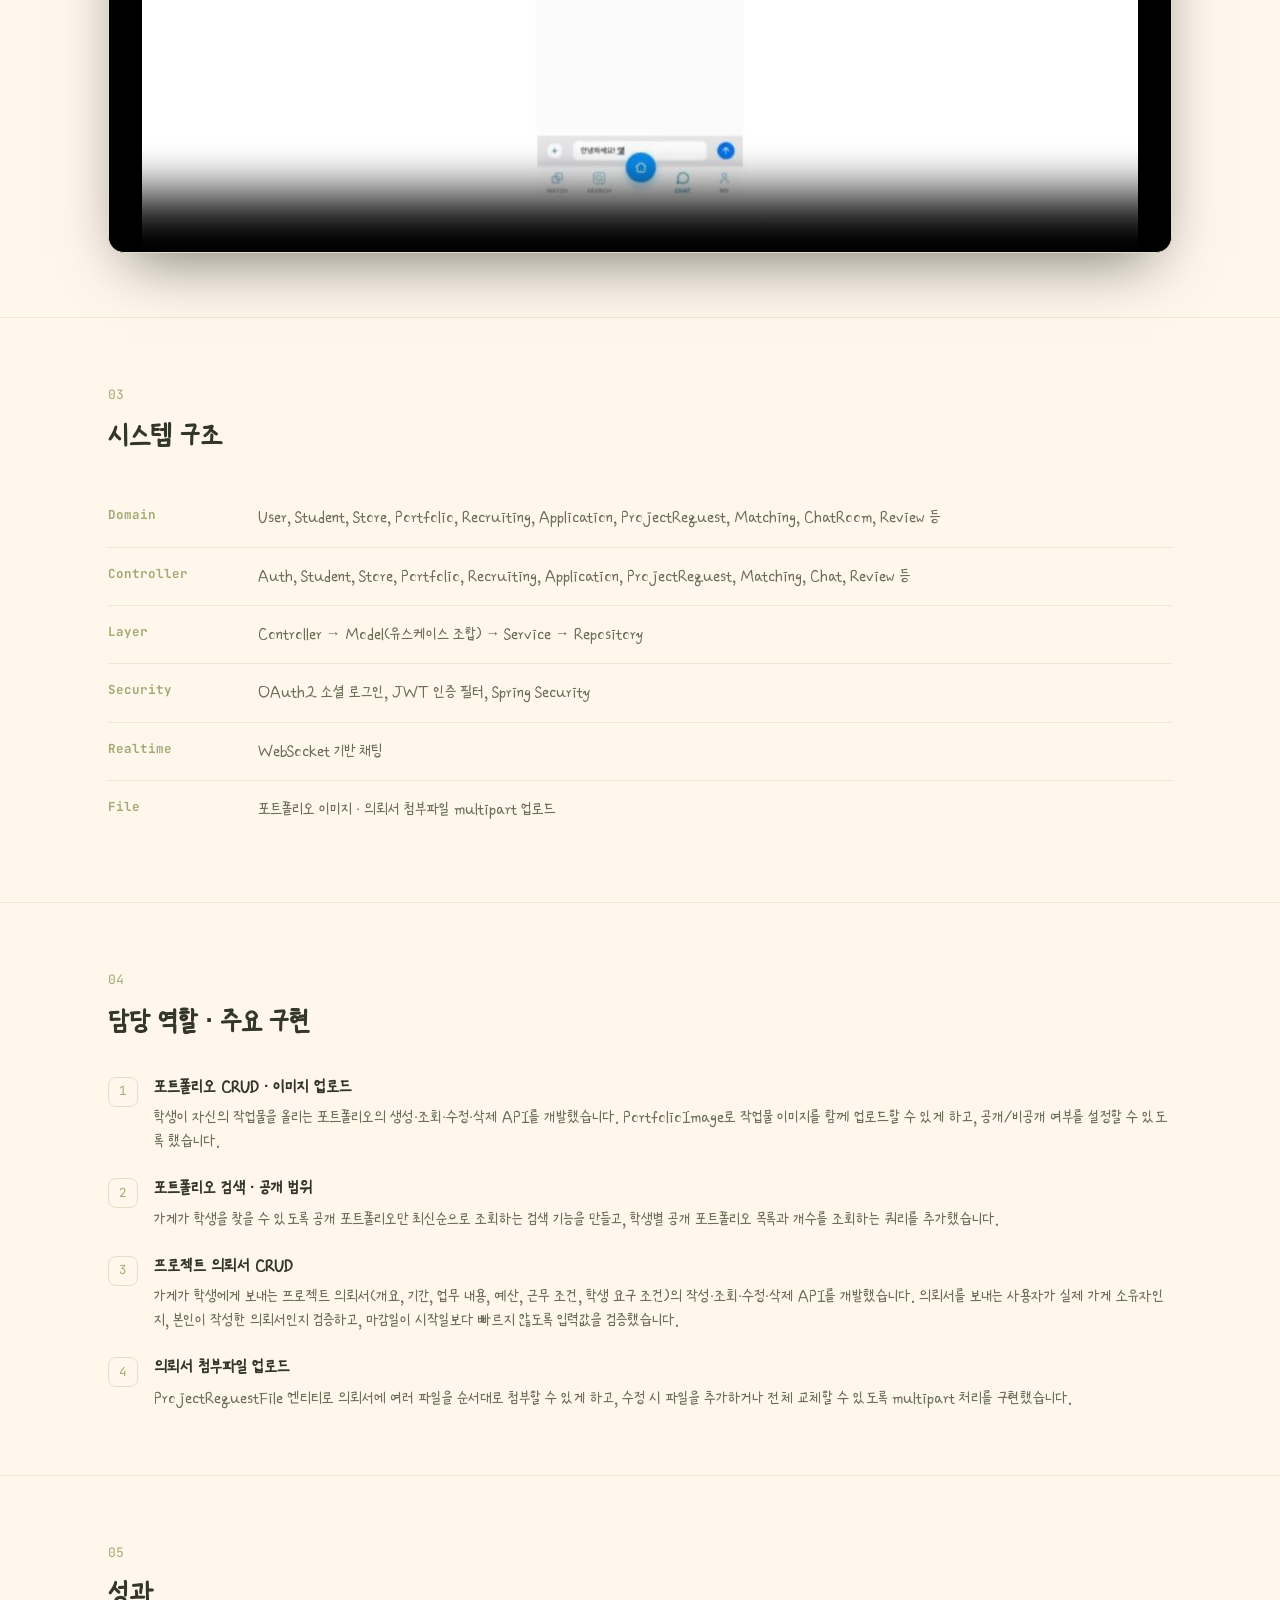
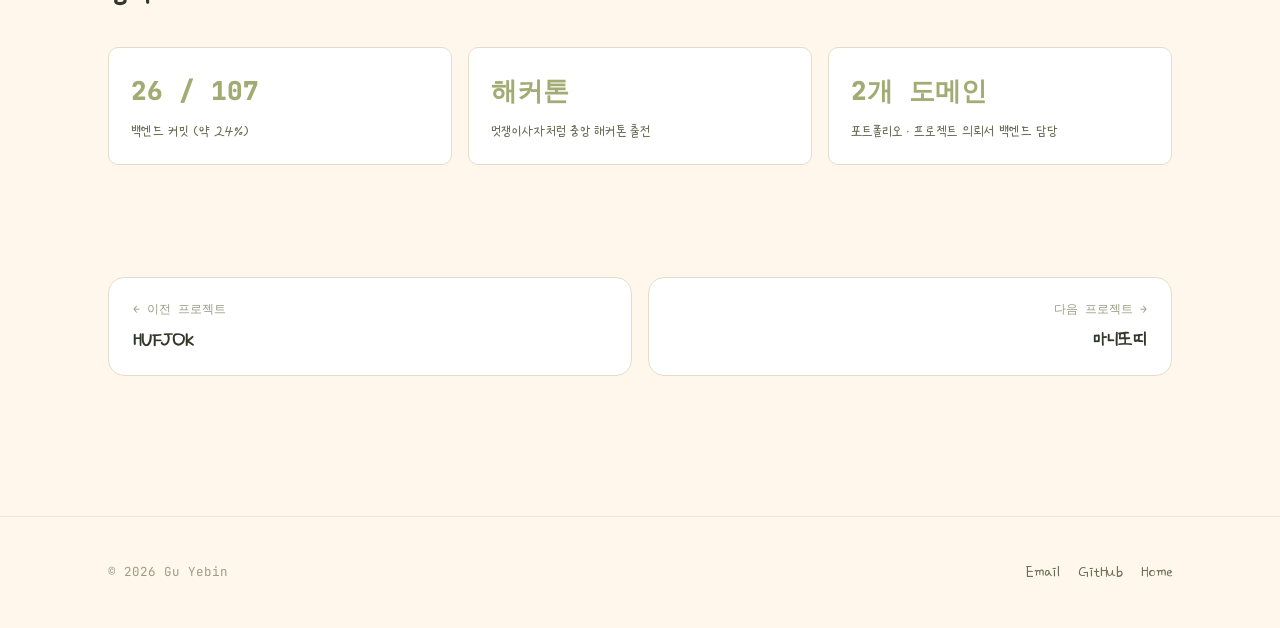
<file: projects/unibiz.html>
<!DOCTYPE html>
<html lang="ko">
<head>
<meta charset="UTF-8">
<meta name="viewport" content="width=device-width, initial-scale=1.0">
<title>UniBiz — 구예빈의 포트폴리오</title>
<meta name="description" content="대학생과 우리 동네 소상공인을 연결하는 마케팅 매칭 플랫폼, UniBiz 프로젝트 상세 페이지입니다.">
<link rel="stylesheet" href="../style.css?v=20261005b">
</head>
<body>

<nav class="navbar">
  <div class="nav-inner">
    <a href="../index.html" class="nav-logo">구예빈<span class="dot">.</span></a>
    <div class="nav-menu">
      <div class="nav-item"><a href="../index.html" class="nav-link">Home</a></div>
      <div class="nav-item has-dropdown">
        <a href="../index.html#projects" class="nav-link active">
          Projects
          <svg class="caret" viewBox="0 0 24 24" fill="none" stroke="currentColor" stroke-width="2"><polyline points="6 9 12 15 18 9"/></svg>
        </a>
        <div class="dropdown">
          <a href="madi.html" class="dropdown-link">
            <div class="dropdown-badge">Ma</div>
            <div class="dropdown-text"><div class="t">마디 (Madi)</div><div class="d">시술 후 회복 관리 서비스</div></div>
          </a>
                    <a href="scifit-sync.html" class="dropdown-link">
            <div class="dropdown-badge">Sf</div>
            <div class="dropdown-text"><div class="t">SciFit-Sync</div><div class="d">RAG 기반 맞춤 운동 루틴 앱</div></div>
          </a>
          <a href="roomfit.html" class="dropdown-link">
            <div class="dropdown-badge">Rf</div>
            <div class="dropdown-text"><div class="t">Roomfit</div><div class="d">룸메이트 매칭 서비스</div></div>
          </a>
          <a href="hufjok.html" class="dropdown-link">
            <div class="dropdown-badge">Hj</div>
            <div class="dropdown-text"><div class="t">HUFJOK</div><div class="d">외대생 전용 시험자료 공유 플랫폼</div></div>
          </a>
          <a href="unibiz.html" class="dropdown-link">
            <div class="dropdown-badge">Ub</div>
            <div class="dropdown-text"><div class="t">UniBiz</div><div class="d">소상공인·대학생 매칭 플랫폼</div></div>
          </a>
          <a href="manitotti.html" class="dropdown-link">
            <div class="dropdown-badge">Mn</div>
            <div class="dropdown-text"><div class="t">마니또띠</div><div class="d">마니또 매칭 서비스</div></div>
          </a>
        </div>
      </div>
      <div class="nav-item"><a href="../about.html" class="nav-link">About</a></div>
    </div>
    <div class="nav-cta">
      <a href="https://github.com/HUFSLION404TEAM/Backend" target="_blank" rel="noopener" class="icon-btn gh-desktop" aria-label="GitHub">
        <svg width="18" height="18" viewBox="0 0 24 24" fill="currentColor"><path d="M12 .5C5.73.5.5 5.73.5 12c0 5.08 3.29 9.39 7.86 10.91.57.1.78-.25.78-.55 0-.27-.01-1.17-.02-2.12-3.2.7-3.88-1.36-3.88-1.36-.52-1.34-1.28-1.7-1.28-1.7-1.05-.72.08-.7.08-.7 1.16.08 1.77 1.19 1.77 1.19 1.03 1.77 2.7 1.26 3.36.96.1-.75.4-1.26.73-1.55-2.56-.29-5.26-1.28-5.26-5.7 0-1.26.45-2.29 1.19-3.09-.12-.29-.52-1.46.11-3.05 0 0 .97-.31 3.18 1.18a11.05 11.05 0 0 1 5.79 0c2.2-1.49 3.17-1.18 3.17-1.18.64 1.59.24 2.76.12 3.05.74.8 1.18 1.83 1.18 3.09 0 4.43-2.7 5.4-5.28 5.69.42.36.78 1.07.78 2.17 0 1.57-.01 2.83-.01 3.22 0 .3.2.66.79.55A10.53 10.53 0 0 0 23.5 12C23.5 5.73 18.27.5 12 .5Z"/></svg>
      </a>
      <a href="https://mail.google.com/mail/?view=cm&fs=1&to=kuyebin@hufs.ac.kr" target="_blank" rel="noopener" class="btn btn-primary" style="padding:9px 18px;">Contact</a>
      <button class="nav-toggle" aria-label="메뉴 열기">
        <svg viewBox="0 0 24 24" fill="none" stroke="currentColor" stroke-width="2"><line x1="4" y1="7" x2="20" y2="7"/><line x1="4" y1="12" x2="20" y2="12"/><line x1="4" y1="17" x2="20" y2="17"/></svg>
      </button>
    </div>
  </div>
  <div class="mobile-menu">
    <a href="../index.html">Home</a>
    <a href="../index.html#projects">Projects</a>
    <div class="mm-sub">
      <a href="madi.html">→ 마디 (Madi)</a>
            <a href="scifit-sync.html">→ SciFit-Sync</a>
      <a href="roomfit.html">→ Roomfit</a>
      <a href="hufjok.html">→ HUFJOK</a>
      <a href="unibiz.html">→ UniBiz</a>
      <a href="manitotti.html">→ 마니또띠</a>
    </div>
    <a href="../about.html">About</a>
  </div>
</nav>

<header class="p-hero">
  <div class="container">
    <a href="../index.html#projects" class="p-back">
      <svg viewBox="0 0 24 24" fill="none" stroke="currentColor" stroke-width="2"><path d="M19 12H5M12 19l-7-7 7-7"/></svg>
      전체 프로젝트
    </a>
    <div class="p-title-row">
      <div>
        <div class="eyebrow">Hackathon Project</div>
        <h1 class="p-title"><span class="grad-text">UniBiz</span></h1>
        <p class="p-tagline">대학생과 우리 동네 소상공인을 잇는 마케팅 매칭 플랫폼입니다. 학생은 포트폴리오로 기획·디자인·마케팅 역량을 보여주고, 가게는 학생과 채팅으로 이야기를 나눈 뒤 프로젝트 의뢰서로 홍보 일을 맡깁니다.</p>
      </div>
      <div class="p-links">
        <a href="https://github.com/HUFSLION404TEAM/Backend" target="_blank" rel="noopener" class="btn btn-primary">GitHub</a>
      </div>
    </div>

    <div class="p-meta-grid">
      <div class="p-meta-cell"><span class="k">기간</span><div class="v">2025.07 – 2025.08</div></div>
      <div class="p-meta-cell"><span class="k">팀 구성</span><div class="v">6명 (BE 3 · FE 3)</div></div>
      <div class="p-meta-cell"><span class="k">역할</span><div class="v">백엔드 개발</div></div>
      <div class="p-meta-cell"><span class="k">완성 여부</span><div class="v">완성 <span style="color:var(--success);">✓</span></div></div>
    </div>

    <div class="p-tags-row">
      <span class="tag">Java 17</span><span class="tag">Spring Boot</span><span class="tag">MySQL</span><span class="tag">JPA</span>
      <span class="tag">Spring Security</span><span class="tag">OAuth2</span><span class="tag">JWT</span><span class="tag">WebSocket</span><span class="tag">Swagger</span>
    </div>
  </div>
</header>

<section class="p-section">
  <div class="container">
    <div class="p-section-head reveal">
      <span class="num">01</span>
      <h2>기획 의도</h2>
    </div>
    <div class="prose reveal">
      <p>음식점, 카페, 공방 같은 동네 소상공인은 SNS 마케팅이나 디지털 홍보를 할 시간과 여력이 부족해, 여전히 입소문·현수막·쿠폰에 의존하고 있습니다. 반대로 기획·광고·디자인·마케팅에 관심 있는 대학생은 실제 프로젝트 경험과 포트폴리오가 부족합니다.</p>
      <p>서로 도움을 줄 수 있는 두 집단을 연결하는 체계가 없다는 점에 주목해, 멋쟁이사자처럼 중앙 해커톤에서 <strong>대학생과 우리 동네 소상공인을 잇는 마케팅 매칭 플랫폼</strong>을 기획·개발했습니다. 기획 단계에서는 AI 기반 상권 분석, 학생–가게 추천, SNS 성과 분석까지 서비스 방향으로 구상했습니다.</p>
    </div>
    <div class="value-box reveal"><b>핵심 가치</b> — 소상공인은 저비용 마케팅 지원, 대학생은 실무 경험과 포트폴리오, 지역은 청년과 상인이 함께 성장</div>
  </div>
</section>

<section class="p-section">
  <div class="container">
    <div class="p-section-head reveal">
      <span class="num">02</span>
      <h2>시연 영상</h2>
    </div>
    <div class="video-frame reveal">
      <video controls preload="metadata" poster="../assets/img/posters/unibiz.jpg">
        <source src="../assets/videos/unibiz.mp4" type="video/mp4">
        브라우저가 video 태그를 지원하지 않습니다.
      </video>
    </div>
  </div>
</section>

<section class="p-section">
  <div class="container">
    <div class="p-section-head reveal">
      <span class="num">03</span>
      <h2>시스템 구조</h2>
    </div>
    <table class="arch-table reveal">
      <tr><td>Domain</td><td>User, Student, Store, Portfolio, Recruiting, Application, ProjectRequest, Matching, ChatRoom, Review 등</td></tr>
      <tr><td>Controller</td><td>Auth, Student, Store, Portfolio, Recruiting, Application, ProjectRequest, Matching, Chat, Review 등</td></tr>
      <tr><td>Layer</td><td>Controller → Model(유스케이스 조합) → Service → Repository</td></tr>
      <tr><td>Security</td><td>OAuth2 소셜 로그인, JWT 인증 필터, Spring Security</td></tr>
      <tr><td>Realtime</td><td>WebSocket 기반 채팅</td></tr>
      <tr><td>File</td><td>포트폴리오 이미지 · 의뢰서 첨부파일 multipart 업로드</td></tr>
    </table>
  </div>
</section>

<section class="p-section">
  <div class="container">
    <div class="p-section-head reveal">
      <span class="num">04</span>
      <h2>담당 역할 · 주요 구현</h2>
    </div>
    <div class="role-list reveal">
      <div class="role-item">
        <div class="role-num">1</div>
        <div>
          <h4>포트폴리오 CRUD · 이미지 업로드</h4>
          <p>학생이 자신의 작업물을 올리는 포트폴리오의 생성·조회·수정·삭제 API를 개발했습니다. PortfolioImage로 작업물 이미지를 함께 업로드할 수 있게 하고, 공개/비공개 여부를 설정할 수 있도록 했습니다.</p>
        </div>
      </div>
      <div class="role-item">
        <div class="role-num">2</div>
        <div>
          <h4>포트폴리오 검색 · 공개 범위</h4>
          <p>가게가 학생을 찾을 수 있도록 공개 포트폴리오만 최신순으로 조회하는 검색 기능을 만들고, 학생별 공개 포트폴리오 목록과 개수를 조회하는 쿼리를 추가했습니다.</p>
        </div>
      </div>
      <div class="role-item">
        <div class="role-num">3</div>
        <div>
          <h4>프로젝트 의뢰서 CRUD</h4>
          <p>가게가 학생에게 보내는 프로젝트 의뢰서(개요, 기간, 업무 내용, 예산, 근무 조건, 학생 요구 조건)의 작성·조회·수정·삭제 API를 개발했습니다. 의뢰서를 보내는 사용자가 실제 가게 소유자인지, 본인이 작성한 의뢰서인지 검증하고, 마감일이 시작일보다 빠르지 않도록 입력값을 검증했습니다.</p>
        </div>
      </div>
      <div class="role-item">
        <div class="role-num">4</div>
        <div>
          <h4>의뢰서 첨부파일 업로드</h4>
          <p>ProjectRequestFile 엔티티로 의뢰서에 여러 파일을 순서대로 첨부할 수 있게 하고, 수정 시 파일을 추가하거나 전체 교체할 수 있도록 multipart 처리를 구현했습니다.</p>
        </div>
      </div>
    </div>
  </div>
</section>

<section class="p-section">
  <div class="container">
    <div class="p-section-head reveal">
      <span class="num">05</span>
      <h2>성과</h2>
    </div>
    <div class="outcome-grid reveal">
      <div class="outcome-card"><div class="v">26 / 107</div><div class="l">백엔드 커밋 (약 24%)</div></div>
      <div class="outcome-card"><div class="v">해커톤</div><div class="l">멋쟁이사자처럼 중앙 해커톤 출전</div></div>
      <div class="outcome-card"><div class="v">2개 도메인</div><div class="l">포트폴리오 · 프로젝트 의뢰서 백엔드 담당</div></div>
    </div>
  </div>
</section>

<div class="container">
  <div class="p-nav">
    <a href="hufjok.html" class="p-nav-link"><span class="dir">← 이전 프로젝트</span><span class="name">HUFJOK</span></a>
    <a href="manitotti.html" class="p-nav-link next"><span class="dir">다음 프로젝트 →</span><span class="name">마니또띠</span></a>
  </div>
</div>

<footer class="site-footer">
  <div class="container">
    <div class="footer-row">
      <span class="copyright">© 2026 Gu Yebin</span>
      <div class="footer-links">
        <a href="https://mail.google.com/mail/?view=cm&fs=1&to=kuyebin@hufs.ac.kr" target="_blank" rel="noopener">Email</a>
        <a href="https://github.com/Yebin0319" target="_blank" rel="noopener">GitHub</a>
        <a href="../index.html">Home</a>
      </div>
    </div>
  </div>
</footer>

<script src="../main.js?v=20261005b"></script>
</body>
</html>
</file>
<file: style.css>
/* ==========================================================================
   구예빈의 포트폴리오 — shared styles
   ========================================================================== */

@import url('https://fonts.googleapis.com/css2?family=JetBrains+Mono:wght@400;500;600&display=swap');

@font-face {
  font-family: 'Griun Gowoon';
  src: url('assets/fonts/GriunXHangeul-Gowoon.woff2') format('woff2'),
       url('assets/fonts/GriunXHangeul-Gowoon.ttf') format('truetype');
  font-weight: 400;
  font-style: normal;
  font-display: swap;
}

:root {
  --bg: #fff7eb;
  --bg-soft: #f9f0e0;
  --panel: #ffffff;
  --panel-2: #f9f0e0;
  --border: #e3ddc8;
  --border-soft: #eee7d6;
  --text: #33362a;
  --text-dim: #6b6f58;
  --text-faint: #9a9d85;
  --panel-text: #33362a;
  --panel-text-dim: #6b6f58;
  --panel-text-faint: #9a9d85;
  --accent: #a2ab73;
  --accent-2: #cc3a63;
  --accent-3: #e58ba3;
  --success: #3fa66b;
  --warn: #e8944a;
  --grad: linear-gradient(120deg, var(--accent-2) 0%, var(--accent-3) 100%);
  --radius: 16px;
  --radius-sm: 10px;
  --font-sans: 'Griun Gowoon', 'Pretendard', -apple-system, BlinkMacSystemFont, 'Apple SD Gothic Neo', 'Malgun Gothic', sans-serif;
  --font-mono: 'JetBrains Mono', 'SFMono-Regular', Consolas, monospace;
  --shadow-lg: 0 24px 60px -20px rgba(0,0,0,0.55);
  --shadow-sm: 0 8px 24px -12px rgba(0,0,0,0.5);
  --maxw: 1120px;
}

* { box-sizing: border-box; }
html { scroll-behavior: smooth; }

body {
  margin: 0;
  background: var(--bg);
  color: var(--text);
  font-family: var(--font-sans);
  line-height: 1.65;
  -webkit-font-smoothing: antialiased;
  overflow-x: hidden;
}

body::before {
  content: '';
  position: fixed;
  inset: 0;
  z-index: -1;
  background:
    radial-gradient(600px 400px at 85% -5%, rgba(162,171,115,0.10), transparent 60%),
    radial-gradient(700px 500px at -10% 20%, rgba(204,58,99,0.10), transparent 60%),
    radial-gradient(500px 400px at 60% 100%, rgba(229,139,163,0.06), transparent 60%);
}

a { color: inherit; text-decoration: none; }
img { max-width: 100%; display: block; }
ul { margin: 0; padding: 0; list-style: none; }
h1, h2, h3, h4, p { margin: 0; }

.container {
  max-width: var(--maxw);
  margin: 0 auto;
  padding: 0 28px;
}

.mono { font-family: var(--font-mono); }

.eyebrow {
  display: inline-flex;
  align-items: center;
  gap: 8px;
  font-family: var(--font-mono);
  font-size: 12.5px;
  letter-spacing: 0.08em;
  text-transform: uppercase;
  color: var(--accent);
  margin-bottom: 14px;
}
.eyebrow::before {
  content: '';
  width: 18px; height: 1px;
  background: var(--accent);
  opacity: 0.7;
}

.grad-text {
  background: var(--grad);
  -webkit-background-clip: text;
  background-clip: text;
  color: transparent;
}

/* ---------------- Navbar ---------------- */
.navbar {
  position: fixed;
  top: 0; left: 0; right: 0;
  z-index: 100;
  background: rgba(255,247,235,0.72);
  backdrop-filter: blur(14px) saturate(140%);
  -webkit-backdrop-filter: blur(14px) saturate(140%);
  border-bottom: 1px solid var(--border-soft);
}
.nav-inner {
  max-width: var(--maxw);
  margin: 0 auto;
  padding: 0 28px;
  height: 68px;
  display: flex;
  align-items: center;
  justify-content: space-between;
}
.nav-logo {
  font-weight: 800;
  font-size: 17px;
  letter-spacing: -0.01em;
  display: flex;
  align-items: baseline;
  gap: 8px;
}
.nav-logo .dot { color: var(--accent); }

.nav-menu {
  display: flex;
  align-items: center;
  gap: 4px;
}
.nav-item { position: relative; }
.nav-link {
  display: flex;
  align-items: center;
  gap: 6px;
  padding: 10px 16px;
  font-size: 14.5px;
  font-weight: 600;
  color: var(--text-dim);
  border-radius: 999px;
  transition: color .2s ease, background .2s ease;
}
.nav-link:hover, .nav-link.active { color: var(--text); background: rgba(51,54,42,0.06); }
.nav-item.has-dropdown .caret { transition: transform .25s ease; opacity: .6; width: 10px; height: 10px; }
.nav-item.has-dropdown:hover .caret,
.nav-item.has-dropdown.is-open .caret { transform: rotate(180deg); opacity: 1; }

.dropdown {
  position: absolute;
  top: calc(100% + 10px);
  left: 50%;
  transform: translateX(-50%) translateY(6px);
  width: 360px;
  background: var(--panel);
  border: 1px solid var(--border);
  border-radius: var(--radius);
  box-shadow: var(--shadow-lg);
  padding: 10px;
  opacity: 0;
  visibility: hidden;
  transition: opacity .18s ease, transform .18s ease, visibility .18s;
  z-index: 50;
}
.nav-item.has-dropdown:hover .dropdown,
.nav-item.has-dropdown.is-open .dropdown {
  opacity: 1;
  visibility: visible;
  transform: translateX(-50%) translateY(0);
}
.dropdown-link {
  display: flex;
  align-items: center;
  gap: 12px;
  padding: 10px 12px;
  border-radius: var(--radius-sm);
  transition: background .15s ease;
}
.dropdown-link:hover { background: var(--panel-2); }
.dropdown-badge {
  width: 36px; height: 36px;
  border-radius: 10px;
  display: flex; align-items: center; justify-content: center;
  font-family: var(--font-mono);
  font-weight: 700;
  font-size: 12px;
  flex: none;
  background: rgba(162,171,115,0.16);
  color: var(--accent);
  border: 1px solid var(--border);
}
.dropdown-text .t { font-size: 14px; font-weight: 700; color: var(--panel-text); }
.dropdown-text .d { font-size: 12.5px; color: var(--panel-text-faint); margin-top: 2px; }

.nav-cta {
  display: flex;
  align-items: center;
  gap: 10px;
}
.icon-btn {
  width: 36px; height: 36px;
  display: flex; align-items: center; justify-content: center;
  border-radius: 999px;
  border: 1px solid var(--border);
  color: var(--text-dim);
  transition: color .2s ease, border-color .2s ease, background .2s ease;
}
.icon-btn:hover { color: var(--text); border-color: var(--accent); background: rgba(162,171,115,0.08); }

.nav-toggle {
  display: none;
  width: 38px; height: 38px;
  border-radius: 10px;
  border: 1px solid var(--border);
  background: transparent;
  align-items: center;
  justify-content: center;
  color: var(--text);
  cursor: pointer;
}
.nav-toggle svg { width: 18px; height: 18px; }

/* ---------------- Buttons ---------------- */
.btn {
  display: inline-flex;
  align-items: center;
  gap: 8px;
  padding: 12px 22px;
  border-radius: 999px;
  font-weight: 700;
  font-size: 14.5px;
  border: 1px solid var(--border);
  transition: transform .2s ease, border-color .2s ease, background .2s ease;
}
.btn-primary {
  background: var(--accent-2);
  color: var(--bg);
  border: none;
}
.btn-primary:hover { transform: translateY(-2px); }
.btn-ghost { color: var(--text); }
.btn-ghost:hover { border-color: var(--accent); background: rgba(162,171,115,0.06); transform: translateY(-2px); }

/* ---------------- Hero ---------------- */
.hero {
  padding: 168px 0 96px;
}
.hero-inner {
  display: flex;
  align-items: center;
  justify-content: center;
  gap: 64px;
}
.hero-text { text-align: left; }
.hero-solo { justify-content: center; }
.hero-solo .hero-text {
  text-align: center;
  max-width: 640px;
}
.hero-solo .hero-actions,
.hero-solo .hero-meta {
  justify-content: center;
}
.hero h1 {
  font-size: clamp(40px, 6.4vw, 64px);
  font-weight: 800;
  letter-spacing: -0.02em;
  line-height: 1.12;
}
.hero .lede {
  max-width: 480px;
  margin: 18px 0 0;
  font-size: 17.5px;
  color: var(--text-dim);
}
.hero-actions {
  display: flex;
  justify-content: flex-start;
  gap: 12px;
  margin-top: 30px;
  flex-wrap: wrap;
}
.hero-meta {
  display: flex;
  justify-content: flex-start;
  flex-wrap: wrap;
  gap: 10px 22px;
  margin-top: 40px;
  font-family: var(--font-mono);
  font-size: 13px;
  color: var(--text-faint);
}
.hero-meta span { display: inline-flex; align-items: center; gap: 7px; }
.hero-meta svg { width: 14px; height: 14px; opacity: .8; }

/* ---------------- Sections ---------------- */
.section { padding: 88px 0; }
.section-head {
  display: flex;
  align-items: flex-end;
  justify-content: space-between;
  gap: 20px;
  margin-bottom: 40px;
  flex-wrap: wrap;
}
.section-head h2 {
  font-size: clamp(26px, 3.4vw, 34px);
  font-weight: 800;
  letter-spacing: -0.01em;
}
.section-head .sub { color: var(--text-dim); font-size: 15px; margin-top: 8px; max-width: 560px; }

/* ---------------- Project ring carousel ---------------- */
/* Every card fits inside the same box: wide recordings hit the width, phone recordings hit the height */
.ring { --box-w: min(500px, 70vw); --box-h: min(380px, 62vw); }
.ring-stage {
  position: relative;
  height: calc(var(--box-h) + 72px);
  perspective: 1600px;
  overflow-x: clip;
  overflow-y: visible;
  touch-action: pan-y;
  cursor: grab;
  outline: none;
  user-select: none;
  -webkit-user-select: none;
}
.ring-stage.is-dragging { cursor: grabbing; }
.ring-stage:focus-visible .ring-card.is-active { outline: 3px solid var(--accent-2); outline-offset: 4px; }

.ring-card {
  position: absolute;
  top: 50%;
  left: 50%;
  /* Each card takes the shape of its video's actual screen (set per card via --ar and crop vars) */
  width: min(var(--box-w), var(--box-h) * var(--ar, 1.7778));
  aspect-ratio: var(--ar, 1.7778);
  margin: 0;
  border-radius: 22px;
  overflow: hidden;
  background: #23251c;
  border: 1px solid rgba(51,54,42,0.12);
  box-shadow: 0 26px 50px -22px rgba(204,58,99,0.38), 0 10px 24px -14px rgba(51,54,42,0.3);
  will-change: transform, opacity;
}
.ring-card video {
  position: absolute;
  left: var(--vx, 0%);
  top: var(--vy, 0%);
  width: var(--vw, 100%);
  height: var(--vh, 100%);
  max-width: none;
  object-fit: fill;
  display: block;
  pointer-events: none;
}
.ring-card::after {
  content: '';
  position: absolute;
  inset: 0;
  background: #fff7eb;
  opacity: var(--dim, 0);
  pointer-events: none;
}
.ring-card figcaption {
  position: absolute;
  left: 14px;
  bottom: 14px;
  z-index: 1;
  padding: 5px 12px;
  border-radius: 999px;
  font-size: 13px;
  font-weight: 700;
  white-space: nowrap;
  color: #fff7eb;
  background: rgba(35,37,28,0.72);
  backdrop-filter: blur(6px);
  -webkit-backdrop-filter: blur(6px);
}
.ring-card:not(.is-active) { cursor: pointer; }

.ring-controls {
  display: flex;
  align-items: center;
  justify-content: center;
  gap: 18px;
  margin-top: 8px;
}
.ring-btn {
  width: 42px;
  height: 42px;
  border-radius: 50%;
  border: 1px solid var(--border);
  background: var(--panel);
  color: var(--text);
  display: flex;
  align-items: center;
  justify-content: center;
  cursor: pointer;
  transition: background .2s ease, border-color .2s ease, transform .2s ease;
}
.ring-btn svg { width: 16px; height: 16px; }
.ring-btn:hover { background: var(--accent); border-color: var(--accent); transform: translateY(-2px); }
.ring-dots { display: flex; gap: 8px; }
.ring-dot {
  width: 9px;
  height: 9px;
  padding: 0;
  border-radius: 999px;
  border: none;
  background: var(--border);
  cursor: pointer;
  transition: width .3s ease, background .3s ease;
}
.ring-dot[aria-selected="true"] { width: 26px; background: var(--accent-2); }

.ring-info {
  max-width: 680px;
  margin-top: 34px;
  text-align: center;
}
.ring-panel { display: none; }
.ring-panel.is-active { display: block; animation: ring-panel-in .45s ease both; }
@keyframes ring-panel-in {
  from { opacity: 0; transform: translateY(10px); }
  to { opacity: 1; transform: none; }
}
.rp-meta {
  display: flex;
  align-items: center;
  justify-content: center;
  gap: 10px;
  margin-bottom: 10px;
}
.rp-title {
  font-size: clamp(26px, 3.6vw, 34px);
  font-weight: 800;
  letter-spacing: -0.01em;
  margin-bottom: 10px;
}
.rp-desc { color: var(--text-dim); font-size: 15.5px; margin-bottom: 18px; }
.ring-info .pc-tags { justify-content: center; }
.rp-foot {
  display: flex;
  flex-direction: column;
  align-items: center;
  gap: 14px;
  margin-top: 4px;
}
.rp-foot .btn svg { width: 15px; height: 15px; }

/* Before JS runs (or without it): show every card and panel in a simple column */
.ring:not(.is-ready) .ring-stage { height: auto; perspective: none; display: grid; gap: 20px; justify-items: center; cursor: auto; }
.ring:not(.is-ready) .ring-card { position: relative; top: 0; left: 0; margin: 0; }
.ring:not(.is-ready) .ring-controls { display: none; }
.ring:not(.is-ready) .ring-panel { display: block; margin-bottom: 32px; }

@media (prefers-reduced-motion: reduce) {
  .ring-panel.is-active { animation: none; }
}
@media (max-width: 620px) {
  .ring-card figcaption { left: 8px; bottom: 8px; padding: 3px 9px; font-size: 11px; }
}

.pc-period { font-family: var(--font-mono); font-size: 12px; color: var(--panel-text-faint); }
.status-badge {
  font-family: var(--font-mono);
  font-size: 11px;
  padding: 4px 10px;
  border-radius: 999px;
  border: 1px solid var(--border);
  color: var(--success);
  background: rgba(63,166,107,0.12);
}
.pc-tags { display: flex; flex-wrap: wrap; gap: 6px; margin-bottom: 20px; }
.pc-role { font-size: 13px; color: var(--panel-text-faint); }

.wavy-hl {
  background-image: linear-gradient(to top, rgba(204,58,99,0.22) 42%, transparent 42%);
  padding: 0 2px;
  box-decoration-break: clone;
  -webkit-box-decoration-break: clone;
}

/* tags */
.tag {
  font-family: var(--font-mono);
  font-size: 12px;
  padding: 5px 10px;
  border-radius: 999px;
  border: 1px solid var(--border);
  color: var(--panel-text-dim);
  background: var(--panel-2);
}

/* ---------------- Skills ---------------- */
.skills-grid {
  display: grid;
  grid-template-columns: repeat(4, 1fr);
  gap: 16px;
}
.skill-card {
  background: var(--panel);
  border: 1px solid var(--border);
  border-radius: var(--radius-sm);
  padding: 20px;
}
.skill-card .k { font-family: var(--font-mono); font-size: 11.5px; color: var(--accent); text-transform: uppercase; letter-spacing: .06em; margin-bottom: 10px; display: block; }
.skill-card .v { font-size: 14.5px; color: var(--panel-text); line-height: 1.7; }

/* ---------------- Footer ---------------- */
.site-footer {
  border-top: 1px solid var(--border-soft);
  padding: 44px 0;
  margin-top: 40px;
}
.footer-row {
  display: flex;
  align-items: center;
  justify-content: space-between;
  flex-wrap: wrap;
  gap: 16px;
}
.footer-links { display: flex; gap: 18px; }
.footer-links a { color: var(--text-dim); font-size: 13.5px; transition: color .2s; }
.footer-links a:hover { color: var(--accent); }
.copyright { color: var(--text-faint); font-size: 12.5px; font-family: var(--font-mono); }

/* ---------------- Reveal animation ---------------- */
.reveal { opacity: 0; transform: translateY(18px); transition: opacity .6s ease, transform .6s ease; }
.reveal.in { opacity: 1; transform: translateY(0); }

/* ==========================================================================
   Project detail page
   ========================================================================== */
.p-hero {
  padding: 148px 0 60px;
  border-bottom: 1px solid var(--border-soft);
}
.p-back {
  display: inline-flex;
  align-items: center;
  gap: 8px;
  font-size: 13.5px;
  color: var(--text-faint);
  margin-bottom: 28px;
  transition: color .2s ease;
}
.p-back:hover { color: var(--accent); }
.p-back svg { width: 14px; height: 14px; }

.p-title-row {
  display: flex;
  justify-content: space-between;
  align-items: flex-start;
  gap: 24px;
  flex-wrap: wrap;
}
.p-title { font-size: clamp(32px, 5vw, 48px); font-weight: 800; letter-spacing: -0.02em; }
.p-tagline { color: var(--text-dim); font-size: 16.5px; margin-top: 14px; max-width: 620px; }
.p-links { display: flex; gap: 10px; flex-wrap: wrap; }

.p-meta-grid {
  margin-top: 40px;
  display: grid;
  grid-template-columns: repeat(4, 1fr);
  gap: 1px;
  background: var(--border-soft);
  border: 1px solid var(--border-soft);
  border-radius: var(--radius);
  overflow: hidden;
}
.p-meta-cell {
  background: var(--bg-soft);
  padding: 18px 20px;
}
.p-meta-cell .k { font-family: var(--font-mono); font-size: 11px; letter-spacing: .06em; text-transform: uppercase; color: var(--text-faint); margin-bottom: 8px; display: block; }
.p-meta-cell .v { font-size: 15px; font-weight: 700; color: var(--text); }

.p-tags-row { display: flex; flex-wrap: wrap; gap: 8px; margin-top: 24px; }

.p-section { padding: 64px 0; border-bottom: 1px solid var(--border-soft); }
.p-section:last-of-type { border-bottom: none; }
.p-section-head { margin-bottom: 30px; }
.p-section-head .num { font-family: var(--font-mono); color: var(--accent); font-size: 13px; }
.p-section-head h2 { font-size: 26px; font-weight: 800; margin-top: 8px; letter-spacing: -0.01em; }

.prose { color: var(--text-dim); font-size: 15.5px; max-width: 760px; }
.prose p + p { margin-top: 14px; }
.prose strong { color: var(--text); font-weight: 700; }

.value-box {
  margin-top: 22px;
  padding: 18px 22px;
  border-left: 3px solid var(--accent);
  background: var(--panel);
  border-radius: 0 var(--radius-sm) var(--radius-sm) 0;
  font-size: 14.5px;
  color: var(--panel-text);
}
.value-box b { color: var(--accent); }

.video-frame {
  margin-top: 4px;
  border-radius: var(--radius);
  overflow: hidden;
  border: 1px solid var(--border);
  background: #000;
  box-shadow: var(--shadow-lg);
}
.video-frame video { width: 100%; display: block; max-height: 560px; }

.arch-table { width: 100%; border-collapse: collapse; margin-top: 4px; }
.arch-table tr { border-bottom: 1px solid var(--border-soft); }
.arch-table tr:last-child { border-bottom: none; }
.arch-table td { padding: 16px 0; vertical-align: top; }
.arch-table td:first-child {
  width: 150px;
  font-family: var(--font-mono);
  font-size: 12.5px;
  color: var(--accent);
  font-weight: 700;
  padding-right: 20px;
}
.arch-table td:last-child { font-size: 14.5px; color: var(--text-dim); line-height: 1.75; }

.role-list { display: flex; flex-direction: column; gap: 22px; }
.role-item { display: flex; gap: 16px; }
.role-num {
  flex: none;
  width: 30px; height: 30px;
  border-radius: 8px;
  border: 1px solid var(--border);
  display: flex; align-items: center; justify-content: center;
  font-family: var(--font-mono);
  font-size: 12.5px;
  color: var(--accent);
  margin-top: 2px;
}
.role-item h4 { font-size: 15.5px; font-weight: 700; margin-bottom: 6px; }
.role-item p { font-size: 14.5px; color: var(--text-dim); }

.trouble-card {
  background: var(--panel);
  border: 1px solid var(--border);
  border-radius: var(--radius);
  padding: 24px 26px;
  margin-bottom: 16px;
}
.trouble-card h4 { font-size: 15.5px; font-weight: 700; margin-bottom: 16px; display: flex; align-items: center; gap: 10px; color: var(--panel-text); }
.trouble-card h4::before { content: ''; width: 8px; height: 8px; border-radius: 50%; background: var(--accent); flex: none; }
.trouble-row { display: flex; gap: 14px; font-size: 14px; margin-bottom: 10px; }
.trouble-row:last-child { margin-bottom: 0; }
.trouble-row .tag-label {
  flex: none;
  width: 76px;
  font-family: var(--font-mono);
  font-size: 11.5px;
  color: var(--panel-text-faint);
  padding-top: 2px;
}
.trouble-row .tag-label.problem { color: #8a2f2f; }
.trouble-row .tag-label.cause { color: #8a5a20; }
.trouble-row .tag-label.fix { color: #4f6b3a; }
.trouble-row p { color: var(--panel-text-dim); line-height: 1.7; }

.outcome-grid {
  display: grid;
  grid-template-columns: repeat(3, 1fr);
  gap: 16px;
  margin-top: 4px;
}
.outcome-card {
  background: var(--panel);
  border: 1px solid var(--border);
  border-radius: var(--radius-sm);
  padding: 22px;
}
.outcome-card .v { font-size: 26px; font-weight: 800; font-family: var(--font-mono); color: var(--accent); }
.outcome-card .l { font-size: 13px; color: var(--panel-text-dim); margin-top: 8px; }

.timeline-mini { display: flex; flex-direction: column; gap: 0; margin-top: 4px; }
.tl-row {
  display: grid;
  grid-template-columns: 130px 1fr;
  gap: 20px;
  padding: 18px 0;
  border-bottom: 1px solid var(--border-soft);
}
.tl-row:last-child { border-bottom: none; }
.tl-row .period { font-family: var(--font-mono); font-size: 12.5px; color: var(--accent); padding-top: 2px; }
.tl-row .content { font-size: 14.5px; color: var(--text-dim); }

.p-nav {
  padding: 48px 0 100px;
  display: flex;
  justify-content: space-between;
  gap: 16px;
  flex-wrap: wrap;
}
.p-nav-link {
  flex: 1;
  min-width: 220px;
  padding: 22px 24px;
  border: 1px solid var(--border);
  border-radius: var(--radius);
  background: var(--panel);
  transition: border-color .2s ease, transform .2s ease;
}
.p-nav-link:hover { border-color: var(--accent); transform: translateY(-2px); }
.p-nav-link .dir { font-family: var(--font-mono); font-size: 11.5px; color: var(--panel-text-faint); display: block; margin-bottom: 8px; }
.p-nav-link .name { font-size: 16px; font-weight: 700; color: var(--panel-text); }
.p-nav-link.next { text-align: right; }

/* ==========================================================================
   About page
   ========================================================================== */
.about-hero { padding: 148px 28px 20px; }
.about-hero h1 { font-size: clamp(32px, 5vw, 46px); font-weight: 800; letter-spacing: -0.02em; }
.about-hero .lede { color: var(--text-dim); font-size: 16px; margin-top: 14px; max-width: 620px; }

.cert-grid {
  display: grid;
  grid-template-columns: repeat(3, 1fr);
  gap: 16px;
}
.cert-card {
  background: var(--panel);
  border: 1px solid var(--border);
  border-radius: var(--radius);
  padding: 24px;
}
.cert-card .kind {
  font-family: var(--font-mono);
  font-size: 11px;
  color: var(--accent);
  text-transform: uppercase;
  letter-spacing: .06em;
}
.cert-card h3 { font-size: 16.5px; font-weight: 700; margin: 12px 0 8px; line-height: 1.4; color: var(--panel-text); }
.cert-card .org { font-size: 13px; color: var(--panel-text-faint); }
.cert-card .year {
  display: inline-block;
  margin-top: 14px;
  font-family: var(--font-mono);
  font-size: 12px;
  color: var(--panel-text-dim);
  padding: 4px 10px;
  border: 1px solid var(--border);
  border-radius: 999px;
}
.cert-card.award .kind { color: #8a5a20; }

.timeline {
  position: relative;
  padding-left: 32px;
}
.timeline::before {
  content: '';
  position: absolute;
  left: 6px; top: 6px; bottom: 6px;
  width: 1px;
  background: var(--border);
}
.tl-group { position: relative; margin-bottom: 44px; }
.tl-group:last-child { margin-bottom: 0; }
.tl-group::before {
  content: '';
  position: absolute;
  left: -32px; top: 4px;
  width: 13px; height: 13px;
  border-radius: 50%;
  background: var(--bg);
  border: 2px solid var(--accent);
}
.tl-group h3 { font-size: 19px; font-weight: 800; margin-bottom: 4px; }
.tl-group .range { font-family: var(--font-mono); font-size: 12.5px; color: var(--text-faint); margin-bottom: 18px; display: block; }
.tl-entries { display: flex; flex-direction: column; gap: 14px; }
.tl-entry {
  position: relative;
  overflow: hidden;
  padding: 20px 24px;
  background: var(--panel);
  border: 1px solid var(--border);
  border-left: 3px solid var(--accent);
  border-radius: var(--radius-sm);
  transition: transform .2s ease, box-shadow .2s ease;
}
.tl-entry::after {
  content: '';
  position: absolute;
  top: -36px; right: -36px;
  width: 110px; height: 110px;
  background: var(--grad);
  filter: blur(38px);
  opacity: 0.16;
  border-radius: 50%;
  pointer-events: none;
}
.tl-entry::before {
  content: '';
  position: absolute;
  top: 0; left: -75%;
  width: 45%; height: 100%;
  background: linear-gradient(115deg, transparent, rgba(255,255,255,0.55), transparent);
  transform: skewX(-20deg);
  pointer-events: none;
  z-index: 2;
  transition: left .65s cubic-bezier(.25,.7,.35,1);
}
.tl-entry:hover::before { left: 130%; }
.tl-entry:hover { transform: translateY(-2px); box-shadow: var(--shadow-sm); }
.tl-entry.junior { border-left-color: var(--accent-2); }
.tl-entry-head {
  display: flex;
  align-items: center;
  gap: 10px;
  flex-wrap: wrap;
  margin-bottom: 10px;
  position: relative;
  z-index: 1;
}
.tl-entry .when {
  font-family: var(--font-mono);
  font-size: 12px;
  font-weight: 700;
  padding: 4px 12px;
  border-radius: 999px;
  background: rgba(162,171,115,0.12);
  color: var(--accent);
  border: 1px solid rgba(162,171,115,0.3);
}
.tl-entry.junior .when {
  background: rgba(204,58,99,0.16);
  color: #4f6b3a;
  border-color: rgba(204,58,99,0.35);
}
.tl-entry .role { font-size: 12.5px; color: var(--panel-text-faint); font-weight: 600; }
.tl-entry .desc { font-size: 14.5px; color: var(--panel-text-dim); line-height: 1.7; position: relative; z-index: 1; }

.small-activity-grid {
  display: grid;
  grid-template-columns: repeat(2, 1fr);
  gap: 16px;
}
.small-activity {
  background: var(--panel);
  border: 1px solid var(--border);
  border-radius: var(--radius-sm);
  padding: 20px 22px;
}
.small-activity h4 { font-size: 15px; font-weight: 700; margin-bottom: 6px; color: var(--panel-text); }
.small-activity .range { font-family: var(--font-mono); font-size: 12px; color: var(--panel-text-faint); }
.small-activity p { font-size: 13.5px; color: var(--panel-text-dim); margin-top: 10px; }

/* ---------------- Responsive ---------------- */
@media (max-width: 860px) {
  .nav-menu, .nav-cta .icon-btn.gh-desktop { display: none; }
  .nav-toggle { display: flex; }
  .skills-grid, .cert-grid, .small-activity-grid, .p-meta-grid, .outcome-grid { grid-template-columns: 1fr 1fr; }
  .p-meta-grid { grid-template-columns: 1fr 1fr; }
  .hero-inner { flex-direction: column; text-align: center; gap: 28px; }
  .hero-text { text-align: center; }
  .hero-actions, .hero-meta { justify-content: center; }
  .hero .lede { margin-left: auto; margin-right: auto; }
}
@media (max-width: 620px) {
  .skills-grid, .cert-grid, .small-activity-grid, .p-meta-grid, .outcome-grid { grid-template-columns: 1fr; }
  .hero { padding: 140px 0 70px; }
  .p-hero { padding: 128px 0 44px; }
  .arch-table td:first-child { width: 110px; }
}

.mobile-menu {
  position: fixed;
  inset: 68px 0 0 0;
  background: rgba(255,247,235,0.98);
  backdrop-filter: blur(10px);
  z-index: 90;
  padding: 24px 28px;
  display: none;
  overflow-y: auto;
}
.mobile-menu.open { display: block; }
.mobile-menu a { display: block; padding: 16px 4px; font-size: 18px; font-weight: 700; border-bottom: 1px solid var(--border-soft); }
.mobile-menu .mm-sub { padding-left: 16px; }
.mobile-menu .mm-sub a { font-size: 15px; font-weight: 600; color: var(--text-dim); padding: 12px 4px; }

/* ---------------- Diary stickers ---------------- */
.sticker {
  position: absolute;
  margin: 0;
  pointer-events: auto;
  filter: drop-shadow(0 10px 14px rgba(51,54,42,0.18)) drop-shadow(0 2px 3px rgba(51,54,42,0.12));
  transition: transform .35s cubic-bezier(.3,1.5,.5,1);
}
.sticker img { display: block; width: 100%; height: auto; }
.tape {
  position: absolute;
  top: -10px;
  left: 50%;
  z-index: 1;
  width: 92px;
  height: 26px;
  margin-left: -46px;
  background: rgba(162,171,115,0.55);
  transform: rotate(-4deg);
  /* zig-zag torn ends like washi tape */
  -webkit-mask: conic-gradient(from -45deg at left, #0000 25%, #000 0) left / 51% 8px repeat-y,
                conic-gradient(from 135deg at right, #0000 25%, #000 0) right / 51% 8px repeat-y;
          mask: conic-gradient(from -45deg at left, #0000 25%, #000 0) left / 51% 8px repeat-y,
                conic-gradient(from 135deg at right, #0000 25%, #000 0) right / 51% 8px repeat-y;
}
.tape.tape-pink { background: rgba(229,139,163,0.55); transform: rotate(5deg); }


.about-hero { position: relative; }
.sticker-about { width: 190px; right: 40px; top: 118px; transform: rotate(5deg); }
.sticker-about:hover { transform: rotate(1deg) scale(1.04); }
.about-hero .lede { max-width: min(620px, calc(100% - 240px)); }

@media (max-width: 860px) {
  .sticker-about { width: 108px; right: 24px; top: 96px; }
  .about-hero .lede { max-width: 100%; }
  .about-hero h1, .about-hero .eyebrow { padding-right: 120px; }
  .about-hero h1 { word-break: keep-all; }
}
@media (prefers-reduced-motion: reduce) {
  .sticker { transition: none; }
}

/* Award photos as taped polaroids */
.polaroid-row {
  display: flex;
  justify-content: center;
  flex-wrap: wrap;
  gap: 36px 48px;
  margin-top: 48px;
}
.polaroid {
  position: relative;
  width: min(340px, 100%);
  margin: 0;
  padding: 12px 12px 0;
  background: #fff;
  border-radius: 4px;
  box-shadow: 0 18px 34px -18px rgba(51,54,42,0.35), 0 3px 8px -4px rgba(51,54,42,0.18);
  transition: transform .35s cubic-bezier(.3,1.5,.5,1);
}
.polaroid img { display: block; width: 100%; height: auto; aspect-ratio: 6 / 5; object-fit: cover; border-radius: 2px; }
.polaroid figcaption {
  padding: 12px 4px 14px;
  text-align: center;
  font-size: 15px;
  color: var(--text-dim);
}
.polaroid .tape { top: -12px; }
.polaroid-l { transform: rotate(-3deg); }
.polaroid-r { transform: rotate(2.5deg); margin-top: 18px; }
.polaroid-l:hover { transform: rotate(-1deg) scale(1.03); }
.polaroid-r:hover { transform: rotate(1deg) scale(1.03); }
@media (max-width: 620px) {
  .polaroid-r { margin-top: 0; }
}
@media (prefers-reduced-motion: reduce) {
  .polaroid { transition: none; }
}

/* Stickers hugging the hero title: one beside "구예빈의", one beside "포트폴리오" */
.hero-title .ht { position: relative; display: inline-block; }
.hero-title .sticker { top: 50%; z-index: -1; }
.sticker-left  { width: 92px; right: calc(100% + 18px); transform: translateY(-58%) rotate(-8deg); }
.sticker-right { width: 66px; left: calc(100% + 16px); transform: translateY(-50%) rotate(7deg); }
.sticker-left:hover  { transform: translateY(-58%) rotate(-4deg) scale(1.06); }
.sticker-right:hover { transform: translateY(-50%) rotate(3deg) scale(1.06); }
.hero-title .sticker .tape { width: 46px; height: 16px; margin-left: -23px; top: -7px; }

@media (max-width: 620px) {
  /* Two lines on phones so each sticker gets room beside its line */
  .hero-title .ht { display: block; width: fit-content; margin: 0 auto; }
  .sticker-left  { width: 64px; right: calc(100% + 12px); transform: translateY(-36%) rotate(-8deg); }
  .sticker-left:hover { transform: translateY(-36%) rotate(-4deg) scale(1.06); }
  .sticker-right { width: 46px; left: calc(100% + 12px); }
  .hero-title .sticker .tape { width: 34px; height: 12px; margin-left: -17px; top: -5px; }
}

@media (max-width: 720px) {
  .section-head { flex-direction: column; align-items: flex-start; }
}
</file>
<file: print/style.css>
@import url('../style.css');

* { -webkit-print-color-adjust: exact; print-color-adjust: exact; }

@page { size: A4; margin: 0; }

html, body {
  width: 210mm;
  background: var(--bg);
}
body::before { display: none; }

.page {
  width: 210mm;
  min-height: 297mm;
  padding: 16mm 15mm;
  box-sizing: border-box;
  background: var(--bg);
  position: relative;
  page-break-after: always;
  overflow: hidden;
}
.page:last-child { page-break-after: auto; }

.page::before {
  content: '';
  position: absolute;
  inset: 0;
  z-index: 0;
  background:
    radial-gradient(420px 300px at 88% -8%, rgba(168,80,63,0.14), transparent 60%),
    radial-gradient(460px 320px at -10% 15%, rgba(117,125,111,0.12), transparent 60%);
  pointer-events: none;
}
.page > * { position: relative; z-index: 1; }

.pg-footer {
  position: absolute;
  bottom: 10mm; left: 15mm; right: 15mm;
  display: flex;
  justify-content: space-between;
  font-family: var(--font-mono);
  font-size: 9.5px;
  color: var(--text-faint);
  z-index: 1;
}

/* ---- Cover page ---- */
.cover {
  display: flex;
  flex-direction: column;
  align-items: center;
  justify-content: center;
  text-align: center;
  min-height: 267mm;
}
.cover h1 { font-size: 46px; margin-bottom: 14px; }
.cover .eyebrow { justify-content: center; }
.cover .cover-meta {
  margin-top: 34px;
  display: flex;
  flex-direction: column;
  gap: 9px;
  font-family: var(--font-mono);
  font-size: 12.5px;
  color: var(--text-faint);
}
.cover .cover-meta span { display: flex; align-items: center; justify-content: center; gap: 8px; }
.cover .cover-meta svg { width: 13px; height: 13px; opacity: .8; }

/* ---- Section pages ---- */
.pg-head { margin-bottom: 26px; }
.pg-head h2 { font-size: 27px; font-weight: 800; margin-top: 8px; }
.pg-head .sub { color: var(--text-dim); font-size: 13.5px; margin-top: 8px; }

/* ---- Project page ---- */
.pj-top { display: flex; justify-content: space-between; align-items: flex-start; gap: 20px; margin-bottom: 20px; }
.pj-title { font-size: 30px; font-weight: 800; letter-spacing: -0.01em; }
.pj-tagline { color: var(--text-dim); font-size: 13.5px; margin-top: 10px; max-width: 400px; }
.pj-video-link { font-family: var(--font-mono); font-size: 11.5px; color: var(--accent-2); margin-top: 8px; }
.pj-meta {
  display: grid;
  grid-template-columns: repeat(4, 1fr);
  gap: 1px;
  background: var(--border-soft);
  border: 1px solid var(--border-soft);
  border-radius: var(--radius);
  overflow: hidden;
  margin-bottom: 18px;
}
.pj-meta > div { background: var(--bg-soft); padding: 12px 14px; }
.pj-meta .k { font-family: var(--font-mono); font-size: 9.5px; letter-spacing: .06em; text-transform: uppercase; color: var(--text-faint); display: block; margin-bottom: 6px; }
.pj-meta .v { font-size: 13px; font-weight: 700; }
.pj-tags-row { display: flex; flex-wrap: wrap; gap: 6px; margin-bottom: 22px; }
.pj-tags-row .tag { font-size: 10.5px; padding: 4px 9px; }
.pj-section { margin-bottom: 20px; }
.pj-section .lbl { font-family: var(--font-mono); font-size: 10.5px; color: var(--accent); text-transform: uppercase; letter-spacing: .06em; margin-bottom: 8px; display: block; }
.pj-section p { font-size: 13px; color: var(--text-dim); line-height: 1.7; }
.pj-outcomes { display: grid; grid-template-columns: repeat(3, 1fr); gap: 10px; }
.pj-outcomes .outcome-card { padding: 14px 16px; }
.pj-outcomes .outcome-card .v { font-size: 18px; }
.pj-outcomes .outcome-card .l { font-size: 11px; }

/* ---- Timeline / cert / activity pages reuse site classes: timeline-mini, cert-grid, tl-entry ---- */
.print-cert-grid { display: grid; grid-template-columns: repeat(3, 1fr); gap: 12px; }
.print-cert-grid .cert-card { padding: 16px; }
.print-cert-grid .cert-card h3 { font-size: 14px; }

.print-skills-grid { display: grid; grid-template-columns: repeat(4, 1fr); gap: 10px; margin-top: 24px; }
.print-skills-grid .skill-card { padding: 14px; }
.print-skills-grid .skill-card .v { font-size: 12.5px; }
</file>
